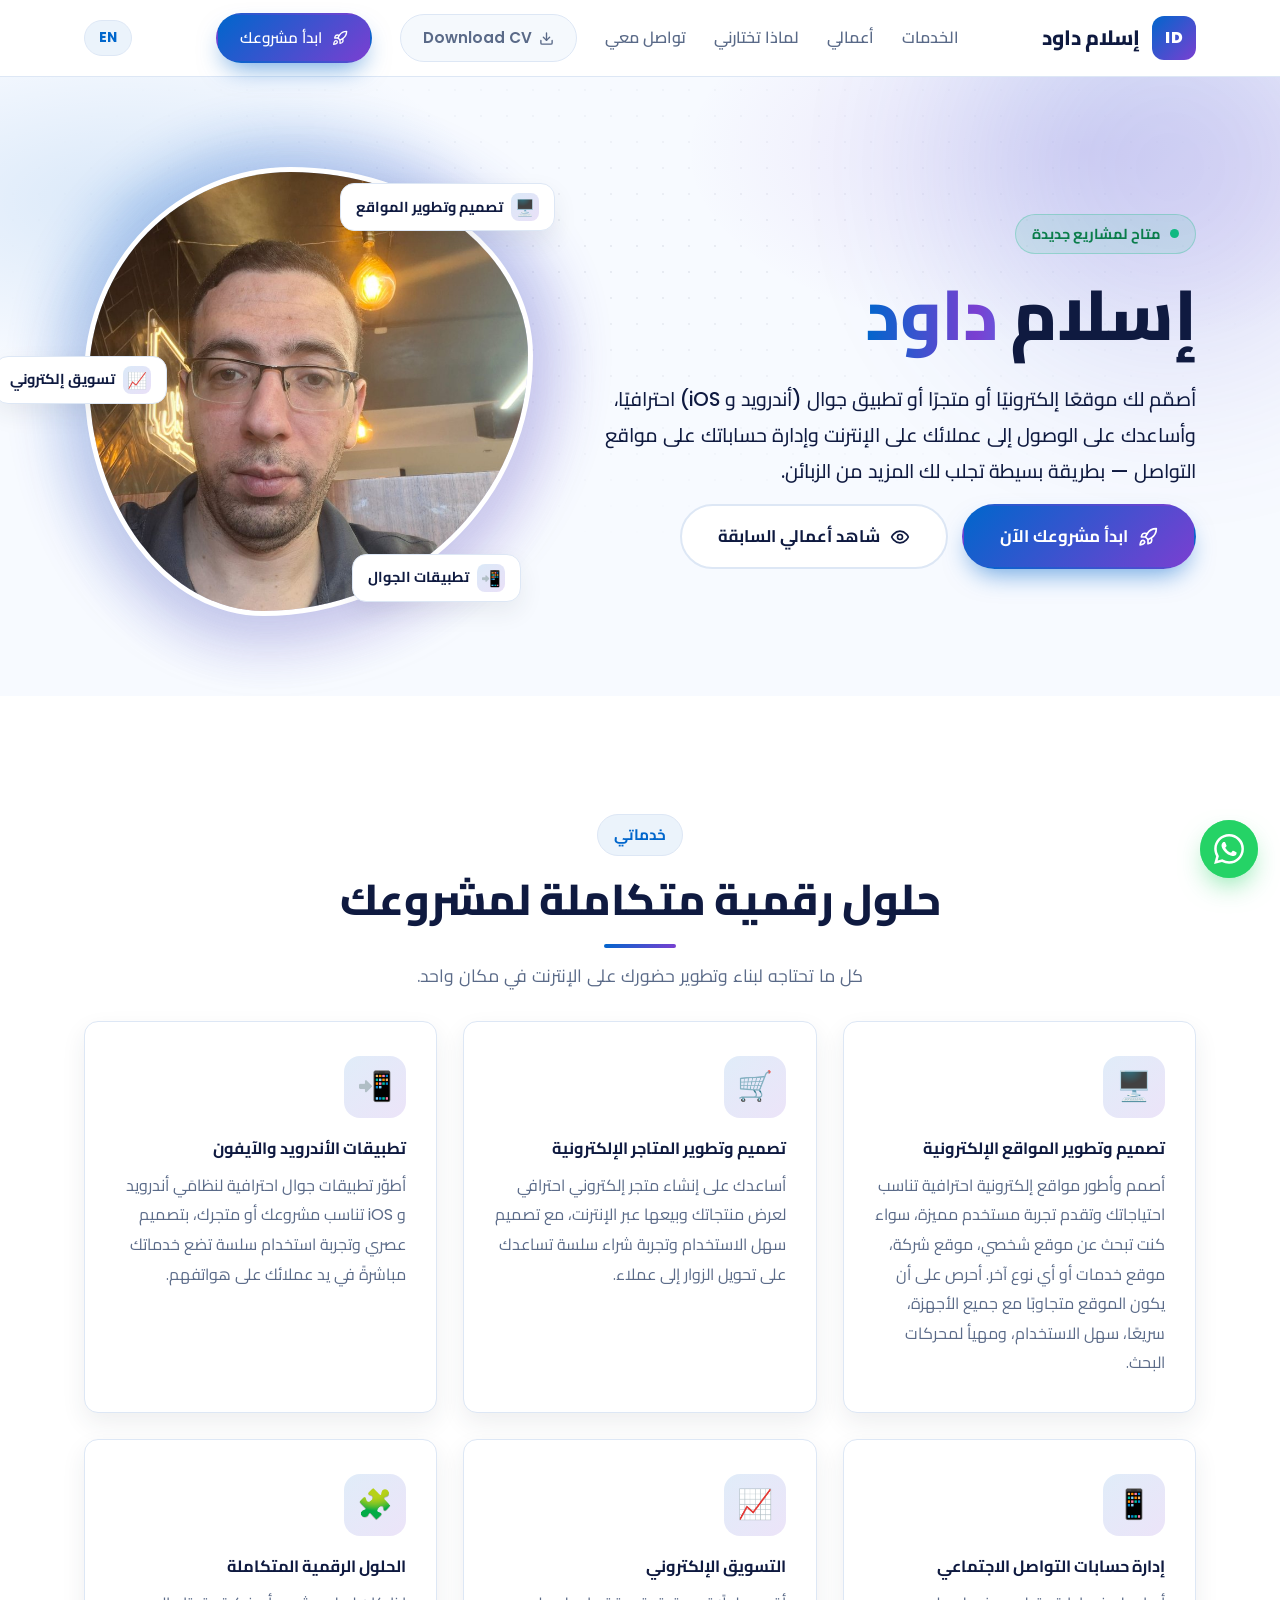
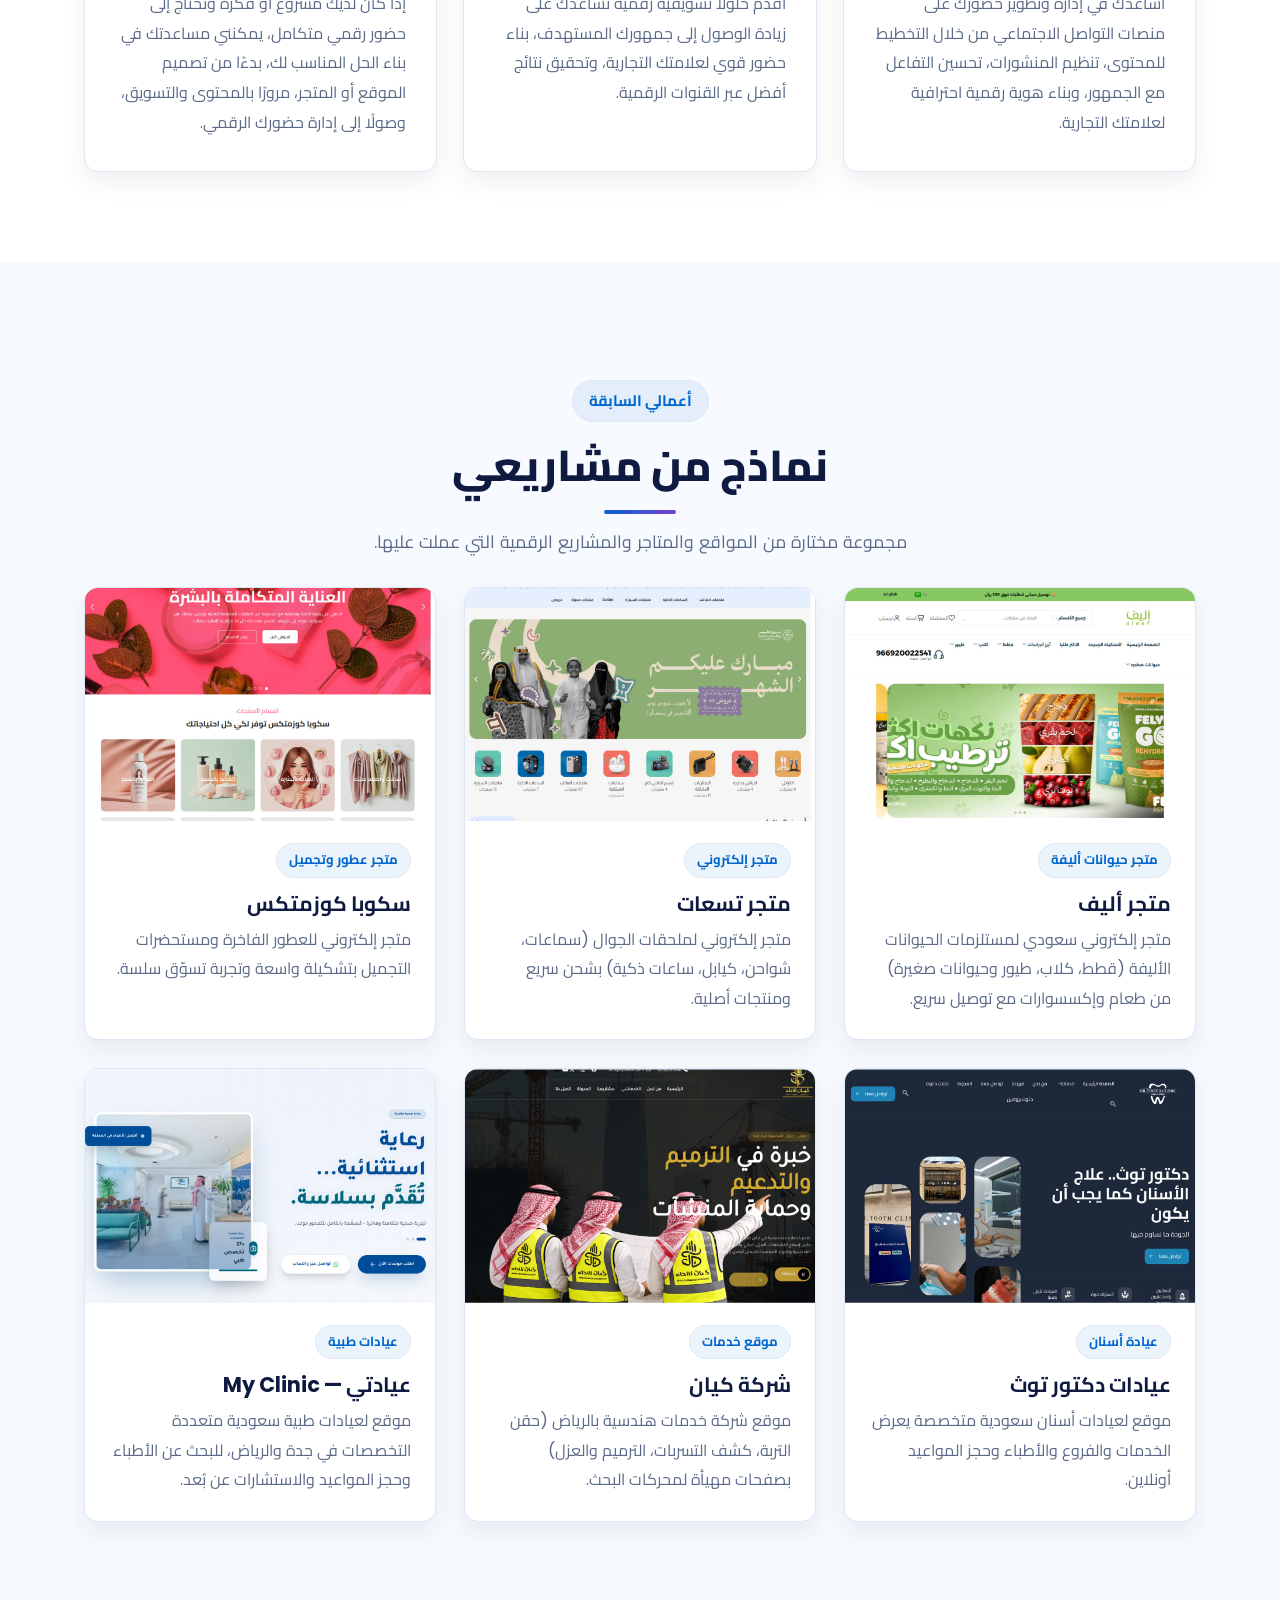
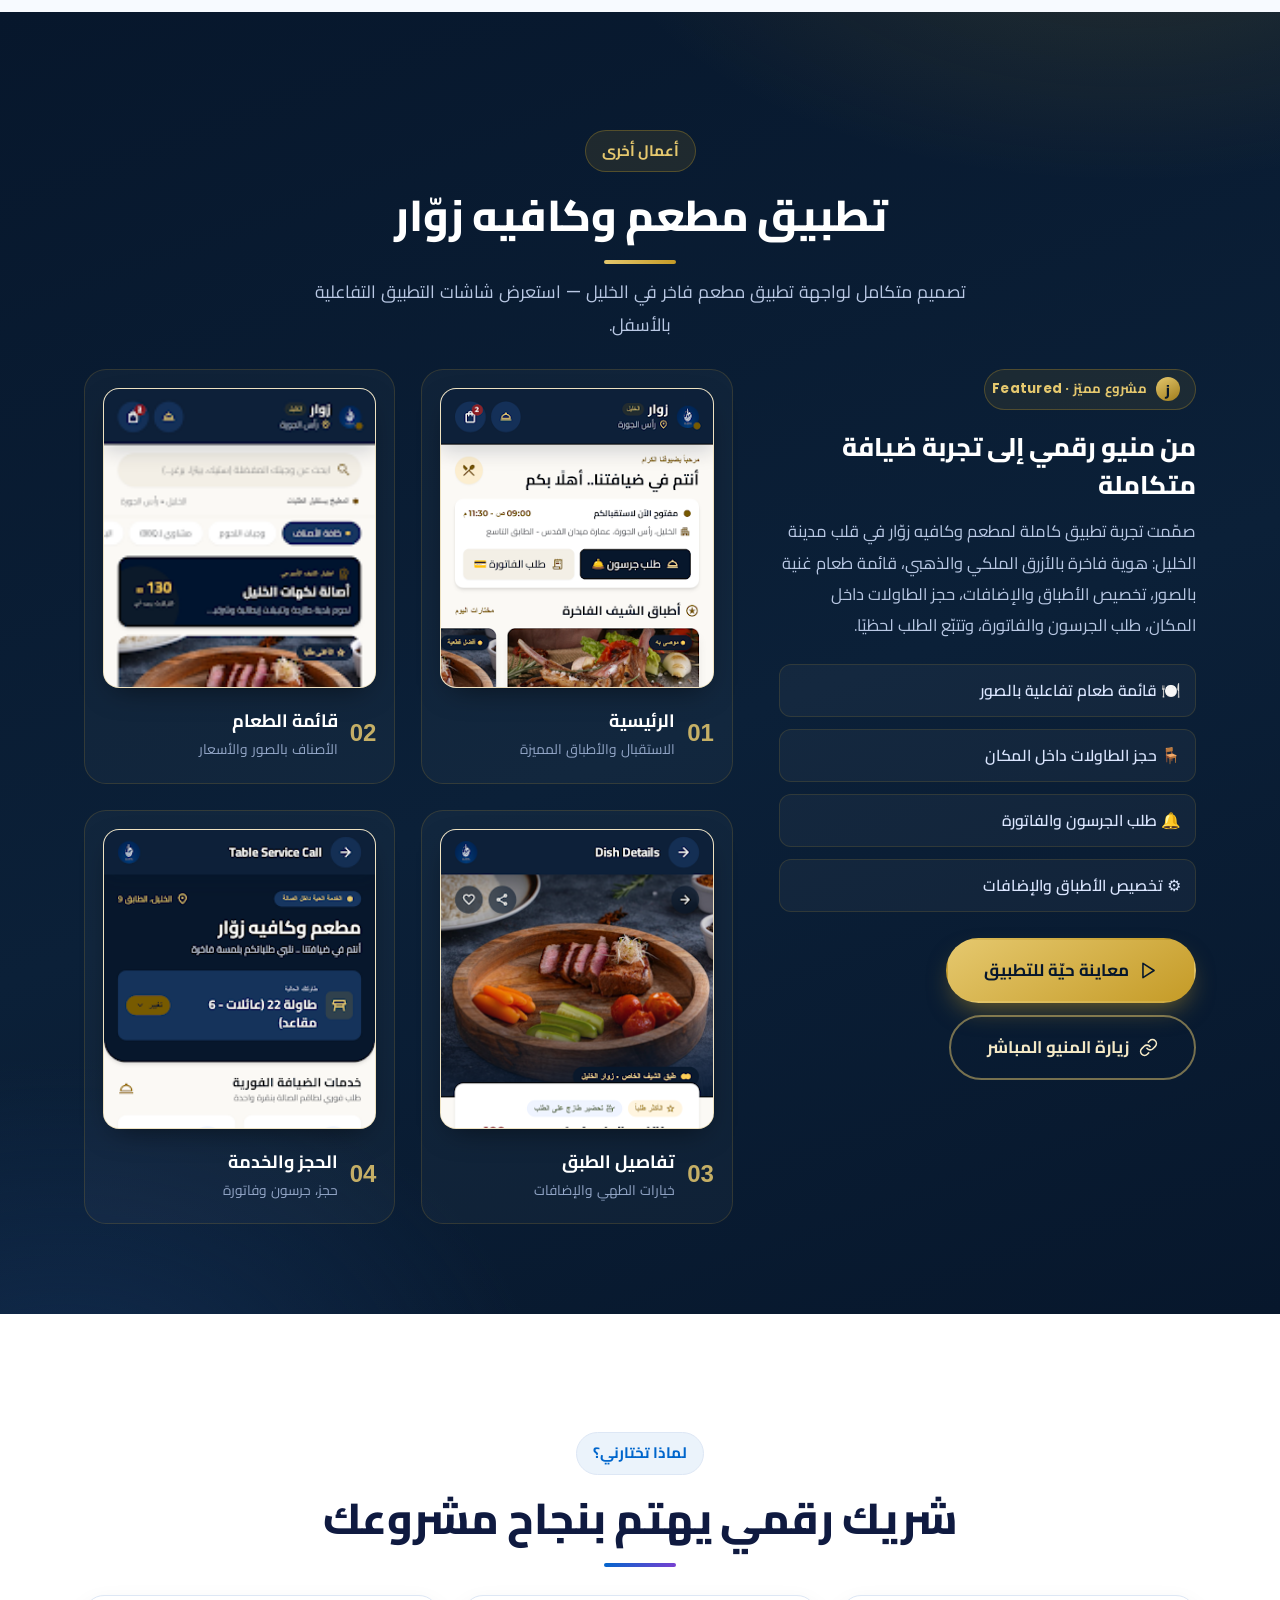
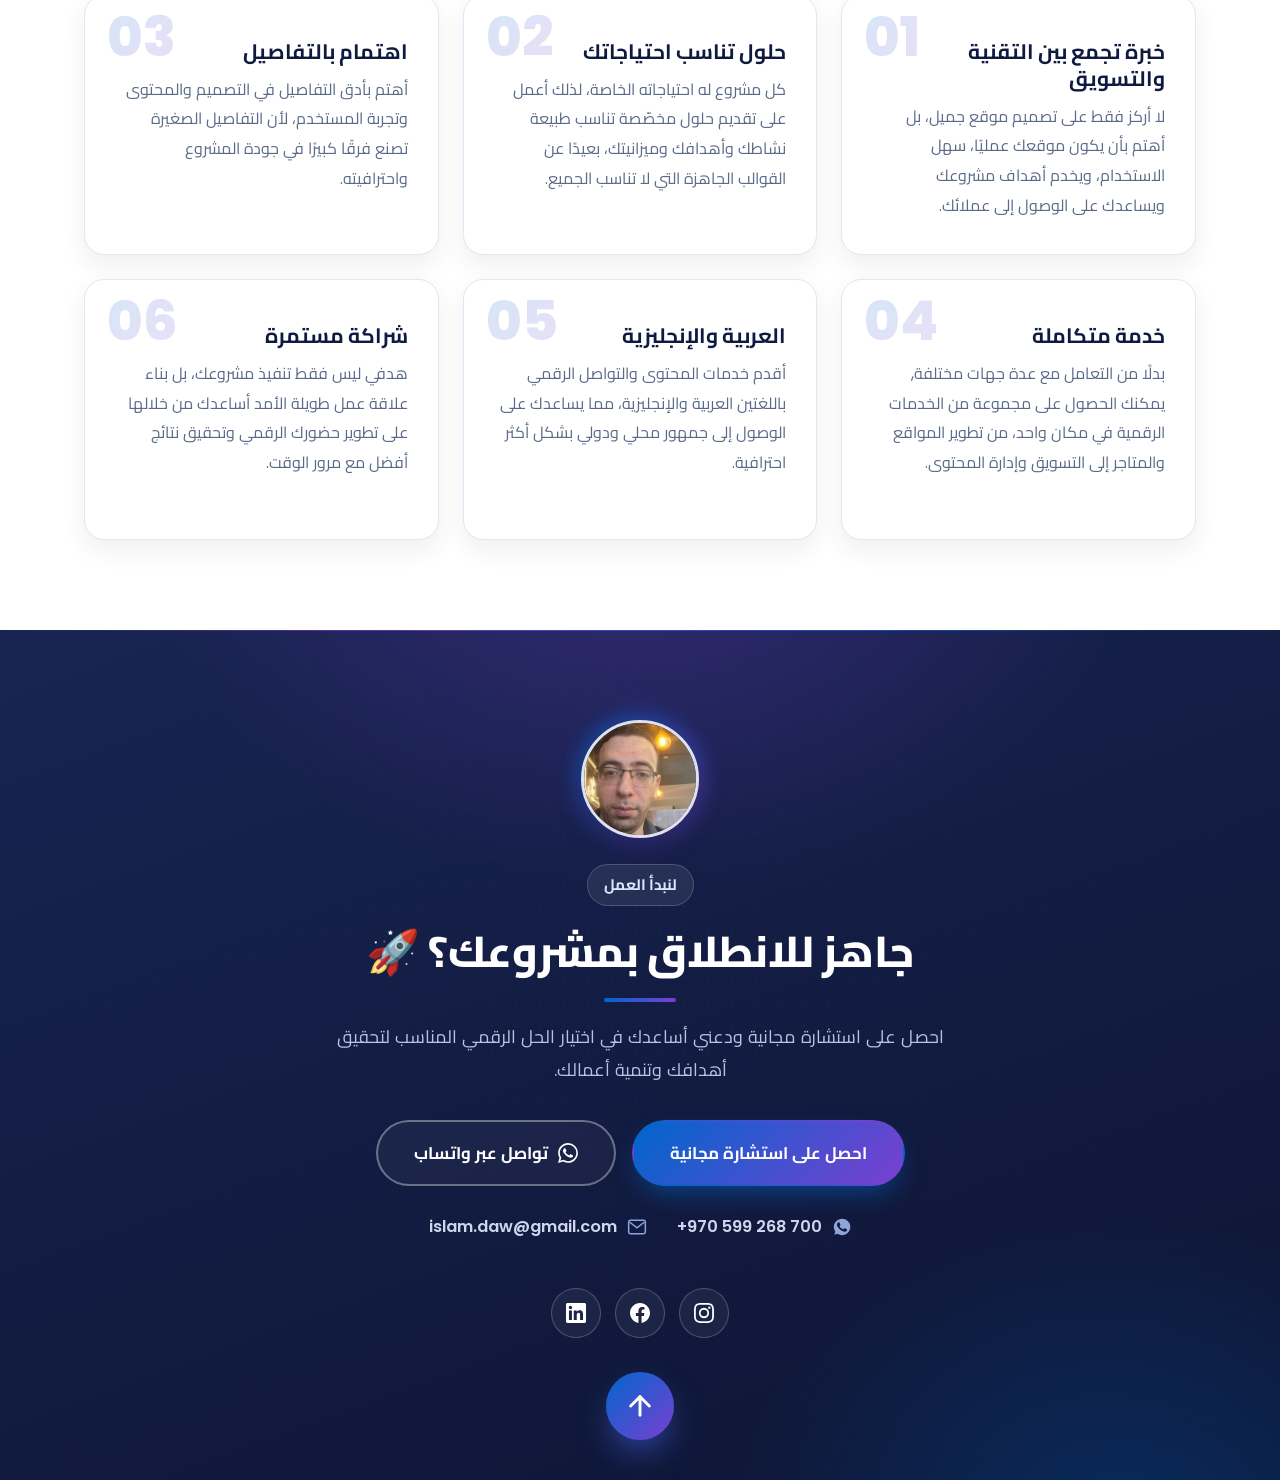
<file: index.html>
<!DOCTYPE html>
<html lang="ar" dir="rtl">
<head>
  <meta charset="UTF-8" />
  <meta name="viewport" content="width=device-width, initial-scale=1.0" />
  <title>إسلام داود | مصمم ومطور مواقع وتطبيقات</title>
  <meta name="description" content="إسلام داود — مصمم ومطور مواقع وتطبيقات جوال. تصميم مواقع ومتاجر إلكترونية، تطبيقات أندرويد و iOS، تسويق رقمي، وإدارة حسابات التواصل الاجتماعي." />
  <meta name="author" content="إسلام داود" />

  <meta name="robots" content="index, follow" />
  <meta name="keywords" content="تصميم مواقع, تطوير مواقع, متجر إلكتروني, تطبيقات جوال, تطبيقات اندرويد, تطبيقات ايفون, iOS, Android, تسويق رقمي, إدارة سوشال ميديا, إسلام داود, مصمم مواقع" />
  <meta name="theme-color" content="#0066cc" />
  <link rel="canonical" href="https://islam-dawod.github.io/ID/" />

  <!-- Open Graph -->
  <meta property="og:type" content="website" />
  <meta property="og:title" content="إسلام داود | مصمم ومطور مواقع والتسويق الرقمي" />
  <meta property="og:description" content="بناء حضور رقمي احترافي: مواقع، متاجر إلكترونية، تطبيقات جوال، تسويق رقمي وإدارة سوشال ميديا." />
  <meta property="og:url" content="https://islam-dawod.github.io/ID/" />
  <meta property="og:image" content="https://islam-dawod.github.io/ID/assets/me/portrait.jpg" />
  <meta property="og:locale" content="ar_AR" />
  <meta property="og:site_name" content="إسلام داود" />

  <!-- Twitter -->
  <meta name="twitter:card" content="summary_large_image" />
  <meta name="twitter:title" content="إسلام داود | مصمم ومطور مواقع" />
  <meta name="twitter:description" content="تصميم وتطوير المواقع والمتاجر الإلكترونية، تطبيقات الجوال، التسويق الرقمي وإدارة السوشال ميديا." />
  <meta name="twitter:image" content="https://islam-dawod.github.io/ID/assets/me/portrait.jpg" />

  <!-- Structured data -->
  <script type="application/ld+json">
  {
    "@context": "https://schema.org",
    "@type": "Person",
    "name": "إسلام داود",
    "alternateName": "Islam Daoud",
    "jobTitle": "مصمم ومطور مواقع",
    "description": "مصمم ومطور مواقع متخصص في تصميم وتطوير المواقع والمتاجر الإلكترونية والتسويق الرقمي وإدارة المحتوى.",
    "url": "https://islam-dawod.github.io/ID/",
    "image": "https://islam-dawod.github.io/ID/assets/me/portrait.jpg",
    "email": "islam.daw@gmail.com",
    "telephone": "+970599268700",
    "sameAs": [
      "https://www.instagram.com/islam.dawod92",
      "https://www.facebook.com/islam.daw.2025",
      "https://www.linkedin.com/in/islam-dawod/"
    ],
    "knowsAbout": ["تصميم المواقع", "تطوير المواقع", "المتاجر الإلكترونية", "تطوير تطبيقات الجوال", "تطبيقات أندرويد", "تطبيقات iOS", "التسويق الرقمي", "إدارة التواصل الاجتماعي"]
  }
  </script>

  <link rel="preconnect" href="https://fonts.googleapis.com" />
  <link rel="preconnect" href="https://fonts.gstatic.com" crossorigin />
  <link href="https://fonts.googleapis.com/css2?family=Cairo:wght@400;500;600;700;800&family=Poppins:wght@400;500;600;700;800&family=Tajawal:wght@400;500;700&display=swap" rel="stylesheet" />
  <link rel="stylesheet" href="styles.css?v=78" />
  <link rel="icon" type="image/svg+xml" href="favicon.svg?v=1" />
  <link rel="icon" type="image/png" sizes="32x32" href="favicon-32x32.png?v=1" />
  <link rel="icon" type="image/png" sizes="16x16" href="favicon-16x16.png?v=1" />
  <link rel="shortcut icon" href="favicon.ico?v=1" />
  <link rel="apple-touch-icon" sizes="180x180" href="apple-touch-icon.png?v=1" />
</head>
<body>
  <!-- Header -->
  <header class="site-header" id="top">
    <div class="container header-inner">
      <a href="#top" class="logo">
        <span class="logo-mark">ID</span>
        <span class="logo-text" data-en="Islam Daoud">إسلام داود</span>
      </a>
      <nav class="nav" id="nav">
        <a href="#services" data-en="Services">الخدمات</a>
        <a href="#portfolio" data-en="Work">أعمالي</a>
        <a href="#why" data-en="Why Me">لماذا تختارني</a>
        <a href="#contact" data-en="Contact">تواصل معي</a>
        <a href="cv.html" class="btn btn-sm btn-ghost nav-cv"><svg viewBox="0 0 24 24" fill="none" stroke="currentColor" stroke-width="2" stroke-linecap="round" stroke-linejoin="round"><path d="M21 15v4a2 2 0 0 1-2 2H5a2 2 0 0 1-2-2v-4"/><polyline points="7 10 12 15 17 10"/><line x1="12" y1="15" x2="12" y2="3"/></svg> Download CV</a>
        <a href="#contact" class="btn btn-sm btn-primary nav-cta" data-en="<svg viewBox='0 0 24 24' fill='none' stroke='currentColor' stroke-width='2' stroke-linecap='round' stroke-linejoin='round'><path d='M4.5 16.5c-1.5 1.26-2 5-2 5s3.74-.5 5-2c.71-.84.7-2.13-.09-2.91a2.18 2.18 0 0 0-2.91-.09z'/><path d='m12 15-3-3a22 22 0 0 1 2-3.95A12.88 12.88 0 0 1 22 2c0 2.72-.78 7.5-6 11a22.35 22.35 0 0 1-4 2z'/><path d='M9 12H4s.55-3.03 2-4c1.62-1.08 5 0 5 0'/><path d='M12 15v5s3.03-.55 4-2c1.08-1.62 0-5 0-5'/></svg> Start Project"><svg viewBox="0 0 24 24" fill="none" stroke="currentColor" stroke-width="2" stroke-linecap="round" stroke-linejoin="round"><path d="M4.5 16.5c-1.5 1.26-2 5-2 5s3.74-.5 5-2c.71-.84.7-2.13-.09-2.91a2.18 2.18 0 0 0-2.91-.09z"/><path d="m12 15-3-3a22 22 0 0 1 2-3.95A12.88 12.88 0 0 1 22 2c0 2.72-.78 7.5-6 11a22.35 22.35 0 0 1-4 2z"/><path d="M9 12H4s.55-3.03 2-4c1.62-1.08 5 0 5 0"/><path d="M12 15v5s3.03-.55 4-2c1.08-1.62 0-5 0-5"/></svg> ابدأ مشروعك</a>
      </nav>
      <div class="header-actions">
        <button class="lang-toggle" id="langToggle" aria-label="تغيير اللغة">EN</button>
        <button class="nav-toggle" id="navToggle" aria-label="القائمة" aria-expanded="false">
          <span></span><span></span><span></span>
        </button>
      </div>
    </div>
  </header>

  <!-- Floating WhatsApp button (fixed, site-wide) -->
  <a class="wa-fab" href="https://wa.me/970599268700" target="_blank" rel="noopener" aria-label="تواصل عبر واتساب" data-en-label="Chat on WhatsApp">
    <svg viewBox="0 0 24 24" fill="currentColor" aria-hidden="true"><path d="M17.472 14.382c-.297-.149-1.758-.867-2.03-.967-.273-.099-.471-.148-.67.15-.197.297-.767.966-.94 1.164-.173.199-.347.223-.644.075-.297-.15-1.255-.463-2.39-1.475-.883-.788-1.48-1.761-1.653-2.059-.173-.297-.018-.458.13-.606.134-.133.298-.347.446-.52.149-.174.198-.298.298-.497.099-.198.05-.371-.025-.52-.075-.149-.669-1.612-.916-2.207-.242-.579-.487-.5-.669-.51-.173-.008-.371-.01-.57-.01-.198 0-.52.074-.792.372-.272.297-1.04 1.016-1.04 2.479 0 1.462 1.065 2.875 1.213 3.074.149.198 2.096 3.2 5.077 4.487.709.306 1.263.489 1.694.625.712.227 1.36.195 1.871.118.571-.085 1.758-.719 2.006-1.413.248-.694.248-1.289.173-1.413-.074-.124-.272-.198-.57-.347m-5.421 7.403h-.004a9.87 9.87 0 01-5.031-1.378l-.361-.214-3.741.982.998-3.648-.235-.374a9.86 9.86 0 01-1.51-5.26c.001-5.45 4.436-9.884 9.888-9.884 2.64 0 5.122 1.03 6.988 2.898a9.825 9.825 0 012.893 6.994c-.003 5.45-4.437 9.884-9.885 9.884m8.413-18.297A11.815 11.815 0 0012.05 0C5.495 0 .16 5.335.157 11.892c0 2.096.547 4.142 1.588 5.945L.057 24l6.305-1.654a11.882 11.882 0 005.683 1.448h.005c6.554 0 11.89-5.335 11.893-11.893a11.821 11.821 0 00-3.48-8.413Z"/></svg>
  </a>

  <!-- Hero -->
  <section class="hero">
    <div class="hero-bg" aria-hidden="true"></div>
    <div class="container hero-inner">
      <div class="hero-text">
        <span class="hero-status" data-en="<span class='dot'></span> Available for new projects"><span class="dot"></span> متاح لمشاريع جديدة</span>
        <h1 class="hero-title" data-en="Islam <span class='grad'>Daoud</span>">إسلام <span class="grad">داود</span></h1>
        <p class="hero-lead" data-en="I build you a professional website, online store, or mobile app for Android &amp; iOS, help you reach your customers online, and manage your social media — simply, in a way that brings you more clients.">
          أصمّم لك موقعًا إلكترونيًا أو متجرًا أو تطبيق جوال (أندرويد و iOS) احترافيًا،
          وأساعدك على الوصول إلى عملائك على الإنترنت وإدارة حساباتك على مواقع التواصل —
          بطريقة بسيطة تجلب لك المزيد من الزبائن.
        </p>
        <div class="hero-actions">
          <a href="#contact" class="btn btn-primary btn-lg" data-en="<svg viewBox='0 0 24 24' fill='none' stroke='currentColor' stroke-width='2' stroke-linecap='round' stroke-linejoin='round'><path d='M4.5 16.5c-1.5 1.26-2 5-2 5s3.74-.5 5-2c.71-.84.7-2.13-.09-2.91a2.18 2.18 0 0 0-2.91-.09z'/><path d='m12 15-3-3a22 22 0 0 1 2-3.95A12.88 12.88 0 0 1 22 2c0 2.72-.78 7.5-6 11a22.35 22.35 0 0 1-4 2z'/><path d='M9 12H4s.55-3.03 2-4c1.62-1.08 5 0 5 0'/><path d='M12 15v5s3.03-.55 4-2c1.08-1.62 0-5 0-5'/></svg> Start Your Project"><svg viewBox="0 0 24 24" fill="none" stroke="currentColor" stroke-width="2" stroke-linecap="round" stroke-linejoin="round"><path d="M4.5 16.5c-1.5 1.26-2 5-2 5s3.74-.5 5-2c.71-.84.7-2.13-.09-2.91a2.18 2.18 0 0 0-2.91-.09z"/><path d="m12 15-3-3a22 22 0 0 1 2-3.95A12.88 12.88 0 0 1 22 2c0 2.72-.78 7.5-6 11a22.35 22.35 0 0 1-4 2z"/><path d="M9 12H4s.55-3.03 2-4c1.62-1.08 5 0 5 0"/><path d="M12 15v5s3.03-.55 4-2c1.08-1.62 0-5 0-5"/></svg> ابدأ مشروعك الآن</a>
          <a href="#portfolio" class="btn btn-ghost btn-lg" data-en="<svg viewBox='0 0 24 24' fill='none' stroke='currentColor' stroke-width='2' stroke-linecap='round' stroke-linejoin='round'><path d='M2 12s3-7 10-7 10 7 10 7-3 7-10 7-10-7-10-7z'/><circle cx='12' cy='12' r='3'/></svg> View My Work"><svg viewBox="0 0 24 24" fill="none" stroke="currentColor" stroke-width="2" stroke-linecap="round" stroke-linejoin="round"><path d="M2 12s3-7 10-7 10 7 10 7-3 7-10 7-10-7-10-7z"/><circle cx="12" cy="12" r="3"/></svg> شاهد أعمالي السابقة</a>
        </div>
      </div>
      <figure class="hero-portrait" onerror="this.style.display='none'">
        <img src="assets/me/portrait.jpg" alt="إسلام داود" loading="eager"
             onerror="this.closest('.hero-portrait').style.display='none'" />
        <span class="float-chip chip-1" data-en="<span class='ci'>🖥️</span> Web Development"><span class="ci">🖥️</span> تصميم وتطوير المواقع</span>
        <span class="float-chip chip-2" data-en="<span class='ci'>📈</span> Digital Marketing"><span class="ci">📈</span> تسويق إلكتروني</span>
        <span class="float-chip chip-3" data-en="<span class='ci'>📲</span> Mobile Apps"><span class="ci">📲</span> تطبيقات الجوال</span>
      </figure>
    </div>
  </section>

  <!-- Services -->
  <section class="section" id="services">
    <div class="container">
      <div class="section-head">
        <span class="kicker" data-en="Services">خدماتي</span>
        <h2 data-en="Complete digital solutions for your project">حلول رقمية متكاملة لمشروعك</h2>
        <p data-en="Everything you need to build and grow your online presence, in one place.">كل ما تحتاجه لبناء وتطوير حضورك على الإنترنت في مكان واحد.</p>
      </div>

      <div class="cards">
        <article class="card">
          <div class="card-icon">🖥️</div>
          <h3 data-en="Website Design &amp; Development">تصميم وتطوير المواقع الإلكترونية</h3>
          <p data-en="I design and develop professional, responsive websites with a great user experience — personal, business, or services sites — fast, easy to use, and SEO-ready.">
            أصمم وأطور مواقع إلكترونية احترافية تناسب احتياجاتك وتقدم تجربة مستخدم مميزة،
            سواء كنت تبحث عن موقع شخصي، موقع شركة، موقع خدمات أو أي نوع آخر.
            أحرص على أن يكون الموقع متجاوبًا مع جميع الأجهزة، سريعًا، سهل الاستخدام، ومهيأ لمحركات البحث.
          </p>
        </article>

        <article class="card">
          <div class="card-icon">🛒</div>
          <h3 data-en="E-commerce Development">تصميم وتطوير المتاجر الإلكترونية</h3>
          <p data-en="I help you build a professional online store to showcase and sell your products, with an easy design and a smooth buying experience that turns visitors into customers.">
            أساعدك على إنشاء متجر إلكتروني احترافي لعرض منتجاتك وبيعها عبر الإنترنت،
            مع تصميم سهل الاستخدام وتجربة شراء سلسة تساعدك على تحويل الزوار إلى عملاء.
          </p>
        </article>

        <article class="card">
          <div class="card-icon">📲</div>
          <h3 data-en="Android &amp; iOS App Development">تطبيقات الأندرويد والآيفون</h3>
          <p data-en="I develop professional mobile apps for Android and iOS tailored to your business or store — with a modern design and a smooth experience that puts your services right in your customers' hands.">
            أطوّر تطبيقات جوال احترافية لنظامَي أندرويد و iOS تناسب مشروعك أو متجرك، بتصميم
            عصري وتجربة استخدام سلسة تضع خدماتك مباشرةً في يد عملائك على هواتفهم.
          </p>
        </article>

        <article class="card">
          <div class="card-icon">📱</div>
          <h3 data-en="Social Media Management">إدارة حسابات التواصل الاجتماعي</h3>
          <p data-en="I manage and grow your social media presence through content planning, scheduling, boosting engagement, and building a professional brand identity.">
            أساعدك في إدارة وتطوير حضورك على منصات التواصل الاجتماعي من خلال التخطيط للمحتوى،
            تنظيم المنشورات، تحسين التفاعل مع الجمهور، وبناء هوية رقمية احترافية لعلامتك التجارية.
          </p>
        </article>

        <article class="card">
          <div class="card-icon">📈</div>
          <h3 data-en="Digital Marketing">التسويق الإلكتروني</h3>
          <p data-en="I provide digital marketing solutions that expand your reach to your target audience, build a strong brand presence, and achieve better results across digital channels.">
            أقدم حلولًا تسويقية رقمية تساعدك على زيادة الوصول إلى جمهورك المستهدف،
            بناء حضور قوي لعلامتك التجارية، وتحقيق نتائج أفضل عبر القنوات الرقمية.
          </p>
        </article>

        <article class="card">
          <div class="card-icon">🧩</div>
          <h3 data-en="Integrated Digital Solutions">الحلول الرقمية المتكاملة</h3>
          <p data-en="If you have a project or idea and need a complete digital presence, I can help you build the right solution — from website or store design, through content and marketing, to managing your digital presence.">
            إذا كان لديك مشروع أو فكرة وتحتاج إلى حضور رقمي متكامل، يمكنني مساعدتك في بناء الحل
            المناسب لك، بدءًا من تصميم الموقع أو المتجر، مرورًا بالمحتوى والتسويق، وصولًا إلى إدارة حضورك الرقمي.
          </p>
        </article>
      </div>
    </div>
  </section>

  <!-- Portfolio / Previous work -->
  <section class="section section-alt" id="portfolio">
    <div class="container">
      <div class="section-head">
        <span class="kicker" data-en="My Work">أعمالي السابقة</span>
        <h2 data-en="Selected projects">نماذج من مشاريعي</h2>
        <p data-en="A selection of websites, stores, and digital projects I have worked on.">مجموعة مختارة من المواقع والمتاجر والمشاريع الرقمية التي عملت عليها.</p>
      </div>

      <div class="portfolio-grid">
        <a class="work" href="https://aleef.com/" target="_blank" rel="noopener">
          <div class="work-thumb">
            <img src="assets/portfolio/aleef.jpg" alt="متجر أليف لمستلزمات الحيوانات الأليفة" loading="lazy" />
          </div>
          <div class="work-body">
            <span class="work-tag" data-en="Pet Store">متجر حيوانات أليفة</span>
            <h3 data-en="Aleef Store">متجر أليف</h3>
            <p data-en="A Saudi online pet store for cats, dogs, birds, and small animals — food, accessories, and supplies with fast delivery.">متجر إلكتروني سعودي لمستلزمات الحيوانات الأليفة (قطط، كلاب، طيور وحيوانات صغيرة) من طعام وإكسسوارات مع توصيل سريع.</p>
          </div>
        </a>

        <a class="work" href="https://www.tesaat.com/" target="_blank" rel="noopener">
          <div class="work-thumb">
            <img src="assets/portfolio/tesaat.jpg" alt="متجر تسعات لملحقات الجوال" loading="lazy" />
          </div>
          <div class="work-body">
            <span class="work-tag" data-en="E-commerce">متجر إلكتروني</span>
            <h3 data-en="Tesaat Store">متجر تسعات</h3>
            <p data-en="An online store for mobile accessories — headphones, chargers, cables, and smartwatches — with fast shipping.">متجر إلكتروني لملحقات الجوال (سماعات، شواحن، كيابل، ساعات ذكية) بشحن سريع ومنتجات أصلية.</p>
          </div>
        </a>

        <a class="work" href="https://www.scuba-cosmatics.com/" target="_blank" rel="noopener">
          <div class="work-thumb">
            <img src="assets/portfolio/scuba.jpg" alt="متجر سكوبا كوزمتكس للعطور ومستحضرات التجميل" loading="lazy" />
          </div>
          <div class="work-body">
            <span class="work-tag" data-en="Beauty &amp; Perfume">متجر عطور وتجميل</span>
            <h3 data-en="Scuba Cosmetics">سكوبا كوزمتكس</h3>
            <p data-en="An online store for luxury perfumes and cosmetics with a wide range of premium products and a smooth shopping experience.">متجر إلكتروني للعطور الفاخرة ومستحضرات التجميل بتشكيلة واسعة وتجربة تسوّق سلسة.</p>
          </div>
        </a>

        <a class="work" href="https://drtoothclinics.com/" target="_blank" rel="noopener">
          <div class="work-thumb">
            <img src="assets/portfolio/drtooth.jpg" alt="موقع عيادات دكتور توث للأسنان" loading="lazy" />
          </div>
          <div class="work-body">
            <span class="work-tag" data-en="Dental Clinic">عيادة أسنان</span>
            <h3 data-en="Dr Tooth Clinics">عيادات دكتور توث</h3>
            <p data-en="A website for a Saudi dental clinics group showcasing its services, branches, specialists, and online appointment booking.">موقع لعيادات أسنان سعودية متخصصة يعرض الخدمات والفروع والأطباء وحجز المواعيد أونلاين.</p>
          </div>
        </a>

        <a class="work" href="https://kyanksa.com/" target="_blank" rel="noopener">
          <div class="work-thumb">
            <img src="assets/portfolio/kyan.jpg" alt="موقع شركة كيان للخدمات الهندسية" loading="lazy" />
          </div>
          <div class="work-body">
            <span class="work-tag" data-en="Services Website">موقع خدمات</span>
            <h3 data-en="Kyan Company">شركة كيان</h3>
            <p data-en="A services company website (soil injection, leak detection, renovation, and insulation) in Riyadh, with SEO-focused pages.">موقع شركة خدمات هندسية بالرياض (حقن التربة، كشف التسربات، الترميم والعزل) بصفحات مهيأة لمحركات البحث.</p>
          </div>
        </a>

        <a class="work" href="https://myclinic.com.sa/" target="_blank" rel="noopener">
          <div class="work-thumb">
            <img src="assets/portfolio/myclinic.jpg" alt="موقع عيادتي My Clinic الطبي" loading="lazy" />
          </div>
          <div class="work-body">
            <span class="work-tag" data-en="Medical Clinics">عيادات طبية</span>
            <h3 data-en="My Clinic">عيادتي — My Clinic</h3>
            <p data-en="A Saudi multi-specialty medical clinics website (Jeddah &amp; Riyadh) for finding doctors, booking appointments, and telemedicine.">موقع لعيادات طبية سعودية متعددة التخصصات في جدة والرياض، للبحث عن الأطباء وحجز المواعيد والاستشارات عن بُعد.</p>
          </div>
        </a>
      </div>

    </div>
  </section>

  <!-- Other work: Zuwar Restaurant App (dedicated showcase) -->
  <section class="section zuwar" id="zuwar">
    <div class="zuwar-bg" aria-hidden="true"></div>
    <div class="container">
      <div class="section-head zuwar-head">
        <span class="kicker" data-en="Other Work">أعمال أخرى</span>
        <h2 data-en="Zuwar Restaurant &amp; Café App">تطبيق مطعم وكافيه زوّار</h2>
        <p data-en="A full UI/UX concept for a modern Palestinian fine-dining app in Hebron — browse the interactive screens below.">تصميم متكامل لواجهة تطبيق مطعم فاخر في الخليل — استعرض شاشات التطبيق التفاعلية بالأسفل.</p>
      </div>

      <div class="zuwar-showcase">
        <div class="zuwar-intro">
          <span class="zuwar-badge"><span class="zb-mark">ز</span> مشروع مميّز · Featured</span>
          <h3 data-en="From a digital menu to a complete dining experience">من منيو رقمي إلى تجربة ضيافة متكاملة</h3>
          <p data-en="A complete app design for Zuwar Restaurant &amp; Café in the heart of Hebron: a luxurious navy-and-gold identity, a photo-rich menu, dish customization, in-place table booking, waiter and bill requests, and live order tracking.">
            صمّمت تجربة تطبيق كاملة لمطعم وكافيه زوّار في قلب مدينة الخليل: هوية فاخرة بالأزرق الملكي والذهبي،
            قائمة طعام غنية بالصور، تخصيص الأطباق والإضافات، حجز الطاولات داخل المكان، طلب الجرسون والفاتورة،
            وتتبّع الطلب لحظيًا.
          </p>
          <ul class="zuwar-feats">
            <li data-en="🍽️ Photo-rich interactive menu">🍽️ قائمة طعام تفاعلية بالصور</li>
            <li data-en="🪑 In-place table reservation">🪑 حجز الطاولات داخل المكان</li>
            <li data-en="🔔 Waiter &amp; bill requests">🔔 طلب الجرسون والفاتورة</li>
            <li data-en="⚙️ Dish customization &amp; add-ons">⚙️ تخصيص الأطباق والإضافات</li>
          </ul>
          <div class="zuwar-actions">
            <a class="btn btn-gold btn-lg" href="zuwar/app.html?screen=home" target="_blank" rel="noopener" data-en="Open live preview">
              <svg viewBox="0 0 24 24" fill="none" stroke="currentColor" stroke-width="2" stroke-linecap="round" stroke-linejoin="round"><path d="M5 3l14 9-14 9V3z"/></svg>
              معاينة حيّة للتطبيق
            </a>
            <a class="btn btn-outline-gold btn-lg" href="https://zuwar.ps/menu" target="_blank" rel="noopener" data-en="Visit the live menu">
              <svg viewBox="0 0 24 24" fill="none" stroke="currentColor" stroke-width="2" stroke-linecap="round" stroke-linejoin="round"><path d="M10 13a5 5 0 0 0 7.54.54l3-3a5 5 0 0 0-7.07-7.07l-1.72 1.71"/><path d="M14 11a5 5 0 0 0-7.54-.54l-3 3a5 5 0 0 0 7.07 7.07l1.71-1.71"/></svg>
              زيارة المنيو المباشر
            </a>
          </div>
        </div>

        <div class="zuwar-gallery">
          <a class="zscreen" href="zuwar/app.html?screen=home" target="_blank" rel="noopener">
            <div class="zscreen-phone">
              <img src="zuwar/screens/home.png" alt="الشاشة الرئيسية لتطبيق مطعم زوّار" loading="lazy" />
            </div>
            <div class="zscreen-cap"><span class="zscreen-num">01</span><b data-en="Home">الرئيسية</b><em data-en="Welcome &amp; chef specials">الاستقبال والأطباق المميزة</em></div>
            <span class="zscreen-play"><svg viewBox="0 0 24 24" fill="none" stroke="currentColor" stroke-width="2" stroke-linecap="round" stroke-linejoin="round"><path d="M5 3l14 9-14 9V3z"/></svg></span>
          </a>

          <a class="zscreen" href="zuwar/app.html?screen=menu" target="_blank" rel="noopener">
            <div class="zscreen-phone">
              <img src="zuwar/screens/menu.png" alt="شاشة قائمة الطعام في تطبيق مطعم زوّار" loading="lazy" />
            </div>
            <div class="zscreen-cap"><span class="zscreen-num">02</span><b data-en="Menu">قائمة الطعام</b><em data-en="Dishes with photos &amp; prices">الأصناف بالصور والأسعار</em></div>
            <span class="zscreen-play"><svg viewBox="0 0 24 24" fill="none" stroke="currentColor" stroke-width="2" stroke-linecap="round" stroke-linejoin="round"><path d="M5 3l14 9-14 9V3z"/></svg></span>
          </a>

          <a class="zscreen" href="zuwar/app.html?screen=dish" target="_blank" rel="noopener">
            <div class="zscreen-phone">
              <img src="zuwar/screens/dish.png" alt="شاشة تفاصيل الطبق في تطبيق مطعم زوّار" loading="lazy" />
            </div>
            <div class="zscreen-cap"><span class="zscreen-num">03</span><b data-en="Dish Details">تفاصيل الطبق</b><em data-en="Cooking options &amp; add-ons">خيارات الطهي والإضافات</em></div>
            <span class="zscreen-play"><svg viewBox="0 0 24 24" fill="none" stroke="currentColor" stroke-width="2" stroke-linecap="round" stroke-linejoin="round"><path d="M5 3l14 9-14 9V3z"/></svg></span>
          </a>

          <a class="zscreen" href="zuwar/app.html?screen=reservation" target="_blank" rel="noopener">
            <div class="zscreen-phone">
              <img src="zuwar/screens/reservation.png" alt="شاشة حجز الطاولة وطلب الخدمة في تطبيق مطعم زوّار" loading="lazy" />
            </div>
            <div class="zscreen-cap"><span class="zscreen-num">04</span><b data-en="Booking &amp; Service">الحجز والخدمة</b><em data-en="Table booking, waiter &amp; bill">حجز، جرسون وفاتورة</em></div>
            <span class="zscreen-play"><svg viewBox="0 0 24 24" fill="none" stroke="currentColor" stroke-width="2" stroke-linecap="round" stroke-linejoin="round"><path d="M5 3l14 9-14 9V3z"/></svg></span>
          </a>
        </div>
      </div>
    </div>
  </section>

  <!-- Why choose me -->
  <section class="section" id="why">
    <div class="container">
      <div class="section-head">
        <span class="kicker" data-en="Why Choose Me?">لماذا تختارني؟</span>
        <h2 data-en="A digital partner invested in your success">شريك رقمي يهتم بنجاح مشروعك</h2>
      </div>

      <div class="features">
        <div class="feature">
          <span class="feature-num">01</span>
          <h3 data-en="Technical &amp; marketing expertise">خبرة تجمع بين التقنية والتسويق</h3>
          <p data-en="I don't just focus on a beautiful design — I make sure your site is practical, easy to use, serves your goals, and helps you reach your customers.">
            لا أركز فقط على تصميم موقع جميل، بل أهتم بأن يكون موقعك عمليًا، سهل الاستخدام،
            ويخدم أهداف مشروعك ويساعدك على الوصول إلى عملائك.
          </p>
        </div>
        <div class="feature">
          <span class="feature-num">02</span>
          <h3 data-en="Tailored to your needs">حلول تناسب احتياجاتك</h3>
          <p data-en="Every project has its own needs, so I provide custom solutions that fit your business, goals, and budget — never one-size-fits-all templates.">
            كل مشروع له احتياجاته الخاصة، لذلك أعمل على تقديم حلول مخصّصة تناسب طبيعة نشاطك
            وأهدافك وميزانيتك، بعيدًا عن القوالب الجاهزة التي لا تناسب الجميع.
          </p>
        </div>
        <div class="feature">
          <span class="feature-num">03</span>
          <h3 data-en="Attention to detail">اهتمام بالتفاصيل</h3>
          <p data-en="I care about the finest details in design, content, and user experience, because small details make a big difference in quality and professionalism.">
            أهتم بأدق التفاصيل في التصميم والمحتوى وتجربة المستخدم، لأن التفاصيل الصغيرة تصنع
            فرقًا كبيرًا في جودة المشروع واحترافيته.
          </p>
        </div>
        <div class="feature">
          <span class="feature-num">04</span>
          <h3 data-en="All-in-one service">خدمة متكاملة</h3>
          <p data-en="Instead of dealing with several parties, you get a range of digital services in one place — from web and store development to marketing and content.">
            بدلًا من التعامل مع عدة جهات مختلفة, يمكنك الحصول على مجموعة من الخدمات الرقمية في
            مكان واحد، من تطوير المواقع والمتاجر إلى التسويق وإدارة المحتوى.
          </p>
        </div>
        <div class="feature">
          <span class="feature-num">05</span>
          <h3 data-en="Arabic &amp; English">العربية والإنجليزية</h3>
          <p data-en="I offer content and digital communication in both Arabic and English, helping you reach a local and international audience more professionally.">
            أقدم خدمات المحتوى والتواصل الرقمي باللغتين العربية والإنجليزية، مما يساعدك على
            الوصول إلى جمهور محلي ودولي بشكل أكثر احترافية.
          </p>
        </div>
        <div class="feature">
          <span class="feature-num">06</span>
          <h3 data-en="Ongoing partnership">شراكة مستمرة</h3>
          <p data-en="My goal isn't only to deliver your project, but to build a long-term relationship that helps you grow your digital presence over time.">
            هدفي ليس فقط تنفيذ مشروعك، بل بناء علاقة عمل طويلة الأمد أساعدك من خلالها على تطوير
            حضورك الرقمي وتحقيق نتائج أفضل مع مرور الوقت.
          </p>
        </div>
      </div>
    </div>
  </section>

  <!-- Contact / CTA -->
  <section class="section contact" id="contact">
    <div class="container">
      <div class="contact-inner">
        <figure class="contact-avatar" onerror="this.style.display='none'">
          <img src="assets/me/avatar.jpg" alt="إسلام داود" loading="lazy"
               onerror="this.closest('.contact-avatar').style.display='none'" />
        </figure>
        <span class="kicker" data-en="Let's get started">لنبدأ العمل</span>
        <h2 data-en="Ready to launch your project?">جاهز للانطلاق بمشروعك؟ 🚀</h2>
        <p class="contact-lead" data-en="Get a free consultation and let me help you choose the right digital solution to reach your goals and grow your business.">
          احصل على استشارة مجانية ودعني أساعدك في اختيار الحل الرقمي المناسب
          لتحقيق أهدافك وتنمية أعمالك.
        </p>

        <div class="contact-actions">
          <button type="button" class="btn btn-primary btn-lg" id="openConsult" data-en="Get a free consultation">احصل على استشارة مجانية</button>
          <a class="btn btn-ghost btn-lg" href="https://wa.me/970599268700" target="_blank" rel="noopener">
            <svg viewBox="0 0 24 24" aria-hidden="true" fill="currentColor"><path d="M17.472 14.382c-.297-.149-1.758-.867-2.03-.967-.273-.099-.471-.148-.67.15-.197.297-.767.966-.94 1.164-.173.199-.347.223-.644.075-.297-.15-1.255-.463-2.39-1.475-.883-.788-1.48-1.761-1.653-2.059-.173-.297-.018-.458.13-.606.134-.133.298-.347.446-.52.149-.174.198-.298.298-.497.099-.198.05-.371-.025-.52-.075-.149-.669-1.612-.916-2.207-.242-.579-.487-.5-.669-.51-.173-.008-.371-.01-.57-.01-.198 0-.52.074-.792.372-.272.297-1.04 1.016-1.04 2.479 0 1.462 1.065 2.875 1.213 3.074.149.198 2.096 3.2 5.077 4.487.709.306 1.263.489 1.694.625.712.227 1.36.195 1.871.118.571-.085 1.758-.719 2.006-1.413.248-.694.248-1.289.173-1.413-.074-.124-.272-.198-.57-.347m-5.421 7.403h-.004a9.87 9.87 0 01-5.031-1.378l-.361-.214-3.741.982.998-3.648-.235-.374a9.86 9.86 0 01-1.51-5.26c.001-5.45 4.436-9.884 9.888-9.884 2.64 0 5.122 1.03 6.988 2.898a9.825 9.825 0 012.893 6.994c-.003 5.45-4.437 9.884-9.885 9.884m8.413-18.297A11.815 11.815 0 0012.05 0C5.495 0 .16 5.335.157 11.892c0 2.096.547 4.142 1.588 5.945L.057 24l6.305-1.654a11.882 11.882 0 005.683 1.448h.005c6.554 0 11.89-5.335 11.893-11.893a11.821 11.821 0 00-3.48-8.413Z"/></svg>
            <span data-en="Chat on WhatsApp">تواصل عبر واتساب</span>
          </a>
        </div>

        <div class="contact-details">
          <a class="cd-item" href="https://wa.me/970599268700" target="_blank" rel="noopener">
            <svg viewBox="0 0 24 24" fill="currentColor" aria-hidden="true"><path d="M17.472 14.382c-.297-.149-1.758-.867-2.03-.967-.273-.099-.471-.148-.67.15-.197.297-.767.966-.94 1.164-.173.199-.347.223-.644.075-.297-.15-1.255-.463-2.39-1.475-.883-.788-1.48-1.761-1.653-2.059-.173-.297-.018-.458.13-.606.134-.133.298-.347.446-.52.149-.174.198-.298.298-.497.099-.198.05-.371-.025-.52-.075-.149-.669-1.612-.916-2.207-.242-.579-.487-.5-.669-.51-.173-.008-.371-.01-.57-.01-.198 0-.52.074-.792.372-.272.297-1.04 1.016-1.04 2.479 0 1.462 1.065 2.875 1.213 3.074.149.198 2.096 3.2 5.077 4.487.709.306 1.263.489 1.694.625.712.227 1.36.195 1.871.118.571-.085 1.758-.719 2.006-1.413.248-.694.248-1.289.173-1.413-.074-.124-.272-.198-.57-.347M12.05 21.785h-.004a9.87 9.87 0 01-5.031-1.378l-.361-.214-3.741.982.998-3.648-.235-.374a9.86 9.86 0 01-1.51-5.26c.001-5.45 4.436-9.884 9.888-9.884 2.64 0 5.122 1.03 6.988 2.898a9.825 9.825 0 012.893 6.994c-.003 5.45-4.437 9.884-9.885 9.884"/></svg>
            <span dir="ltr">+970 599 268 700</span>
          </a>
          <a class="cd-item" href="mailto:islam.daw@gmail.com">
            <svg viewBox="0 0 24 24" fill="none" stroke="currentColor" stroke-width="1.8" aria-hidden="true"><rect x="2" y="4" width="20" height="16" rx="2"/><path d="m3 6 9 7 9-7"/></svg>
            <span dir="ltr">islam.daw@gmail.com</span>
          </a>
        </div>

        <ul class="social" aria-label="حسابات التواصل الاجتماعي">
          <li><a href="https://www.instagram.com/islam.dawod92" aria-label="إنستغرام" data-en-label="Instagram" target="_blank" rel="noopener">
            <svg viewBox="0 0 24 24" fill="currentColor"><path d="M12 2.163c3.204 0 3.584.012 4.85.07 3.252.148 4.771 1.691 4.919 4.919.058 1.265.069 1.645.069 4.849 0 3.205-.012 3.584-.069 4.849-.149 3.225-1.664 4.771-4.919 4.919-1.266.058-1.644.07-4.85.07-3.204 0-3.584-.012-4.849-.07-3.26-.149-4.771-1.699-4.919-4.92-.058-1.265-.07-1.644-.07-4.849 0-3.204.013-3.583.07-4.849.149-3.227 1.664-4.771 4.919-4.919 1.266-.057 1.645-.069 4.849-.069M12 0C8.741 0 8.333.014 7.053.072 2.695.272.273 2.69.073 7.052.014 8.333 0 8.741 0 12c0 3.259.014 3.668.072 4.948.2 4.358 2.618 6.78 6.98 6.98C8.333 23.986 8.741 24 12 24c3.259 0 3.668-.014 4.948-.072 4.354-.2 6.782-2.618 6.979-6.98.059-1.28.073-1.689.073-4.948 0-3.259-.014-3.667-.072-4.947-.196-4.354-2.617-6.78-6.979-6.98C15.668.014 15.259 0 12 0m0 5.838a6.162 6.162 0 100 12.324 6.162 6.162 0 000-12.324M12 16a4 4 0 110-8 4 4 0 010 8m6.406-11.845a1.44 1.44 0 100 2.881 1.44 1.44 0 000-2.881"/></svg>
          </a></li>
          <li><a href="https://www.facebook.com/islam.daw.2025" aria-label="فيسبوك" data-en-label="Facebook" target="_blank" rel="noopener">
            <svg viewBox="0 0 24 24" fill="currentColor"><path d="M24 12.073c0-6.627-5.373-12-12-12s-12 5.373-12 12c0 5.99 4.388 10.954 10.125 11.854v-8.385H7.078v-3.47h3.047V9.43c0-3.007 1.792-4.669 4.533-4.669 1.312 0 2.686.235 2.686.235v2.953H15.83c-1.491 0-1.956.925-1.956 1.874v2.25h3.328l-.532 3.47h-2.796v8.385C19.612 23.027 24 18.062 24 12.073"/></svg>
          </a></li>
          <li><a href="https://www.linkedin.com/in/islam-dawod/" aria-label="لينكدإن" data-en-label="LinkedIn" target="_blank" rel="noopener">
            <svg viewBox="0 0 24 24" fill="currentColor"><path d="M20.447 20.452h-3.554v-5.569c0-1.328-.027-3.037-1.852-3.037-1.853 0-2.136 1.445-2.136 2.939v5.667H9.351V9h3.414v1.561h.046c.477-.9 1.637-1.85 3.37-1.85 3.601 0 4.267 2.37 4.267 5.455v6.286zM5.337 7.433a2.062 2.062 0 01-2.063-2.065 2.064 2.064 0 112.063 2.065zm1.782 13.019H3.555V9h3.564v11.452zM22.225 0H1.771C.792 0 0 .774 0 1.729v20.542C0 23.227.792 24 1.771 24h20.451C23.2 24 24 23.227 24 22.271V1.729C24 .774 23.2 0 22.222 0z"/></svg>
          </a></li>
        </ul>

        <a class="back-top" href="#top" aria-label="العودة إلى أعلى الصفحة" data-en-label="Back to top">
          <svg viewBox="0 0 24 24" fill="none" stroke="currentColor" stroke-width="2.2" stroke-linecap="round" stroke-linejoin="round" aria-hidden="true"><path d="M12 19V5"/><path d="m5 12 7-7 7 7"/></svg>
        </a>
      </div>
    </div>
  </section>

  <!-- Consultation modal -->
  <div class="modal" id="consultModal" hidden>
    <div class="modal-overlay" data-close></div>
    <div class="modal-box" role="dialog" aria-modal="true" aria-labelledby="consultTitle">
      <button class="modal-close" type="button" data-close aria-label="إغلاق">&times;</button>

      <div class="modal-body" id="consultBody">
        <span class="modal-badge">🚀</span>
        <h3 id="consultTitle" data-en="Get a free consultation">احصل على استشارة مجانية</h3>
        <p class="modal-sub" data-en="Fill in your details and I'll get back to you shortly.">املأ بياناتك وسأتواصل معك في أقرب وقت.</p>
        <form id="consultForm" novalidate>
          <div class="field">
            <label for="cm-name" data-en="Name">الاسم</label>
            <input id="cm-name" type="text" placeholder="اسمك الكامل" data-en-ph="Your full name" required />
          </div>
          <div class="field">
            <label for="cm-email" data-en="Email">البريد الإلكتروني</label>
            <input id="cm-email" type="email" placeholder="you@example.com" data-en-ph="you@example.com" required />
          </div>
          <div class="field">
            <label for="cm-phone" data-en="Phone">رقم الهاتف</label>
            <input id="cm-phone" type="tel" dir="ltr" placeholder="+970 591 234 567" data-en-ph="+970 591 234 567" required />
          </div>
          <div class="field">
            <label for="cm-message" data-en="Message">رسالتك</label>
            <textarea id="cm-message" rows="4" placeholder="أخبرني عن مشروعك..." data-en-ph="Tell me about your project..."></textarea>
          </div>
          <button type="submit" class="btn btn-primary btn-lg btn-block" data-en="Send request">إرسال الطلب</button>
        </form>
      </div>

      <div class="modal-thanks" id="consultThanks" hidden>
        <span class="thanks-ic">✅</span>
        <h3 data-en="Thank you!">شكرًا لك!</h3>
        <p data-en="Your request has been received. I'll get in touch with you very soon.">تم استلام طلبك بنجاح، وسأتواصل معك في أقرب وقت.</p>
        <button type="button" class="btn btn-primary btn-lg" data-close data-en="Done">تم</button>
      </div>
    </div>
  </div>

  <script src="script.js?v=74"></script>
</body>
</html>
</file>
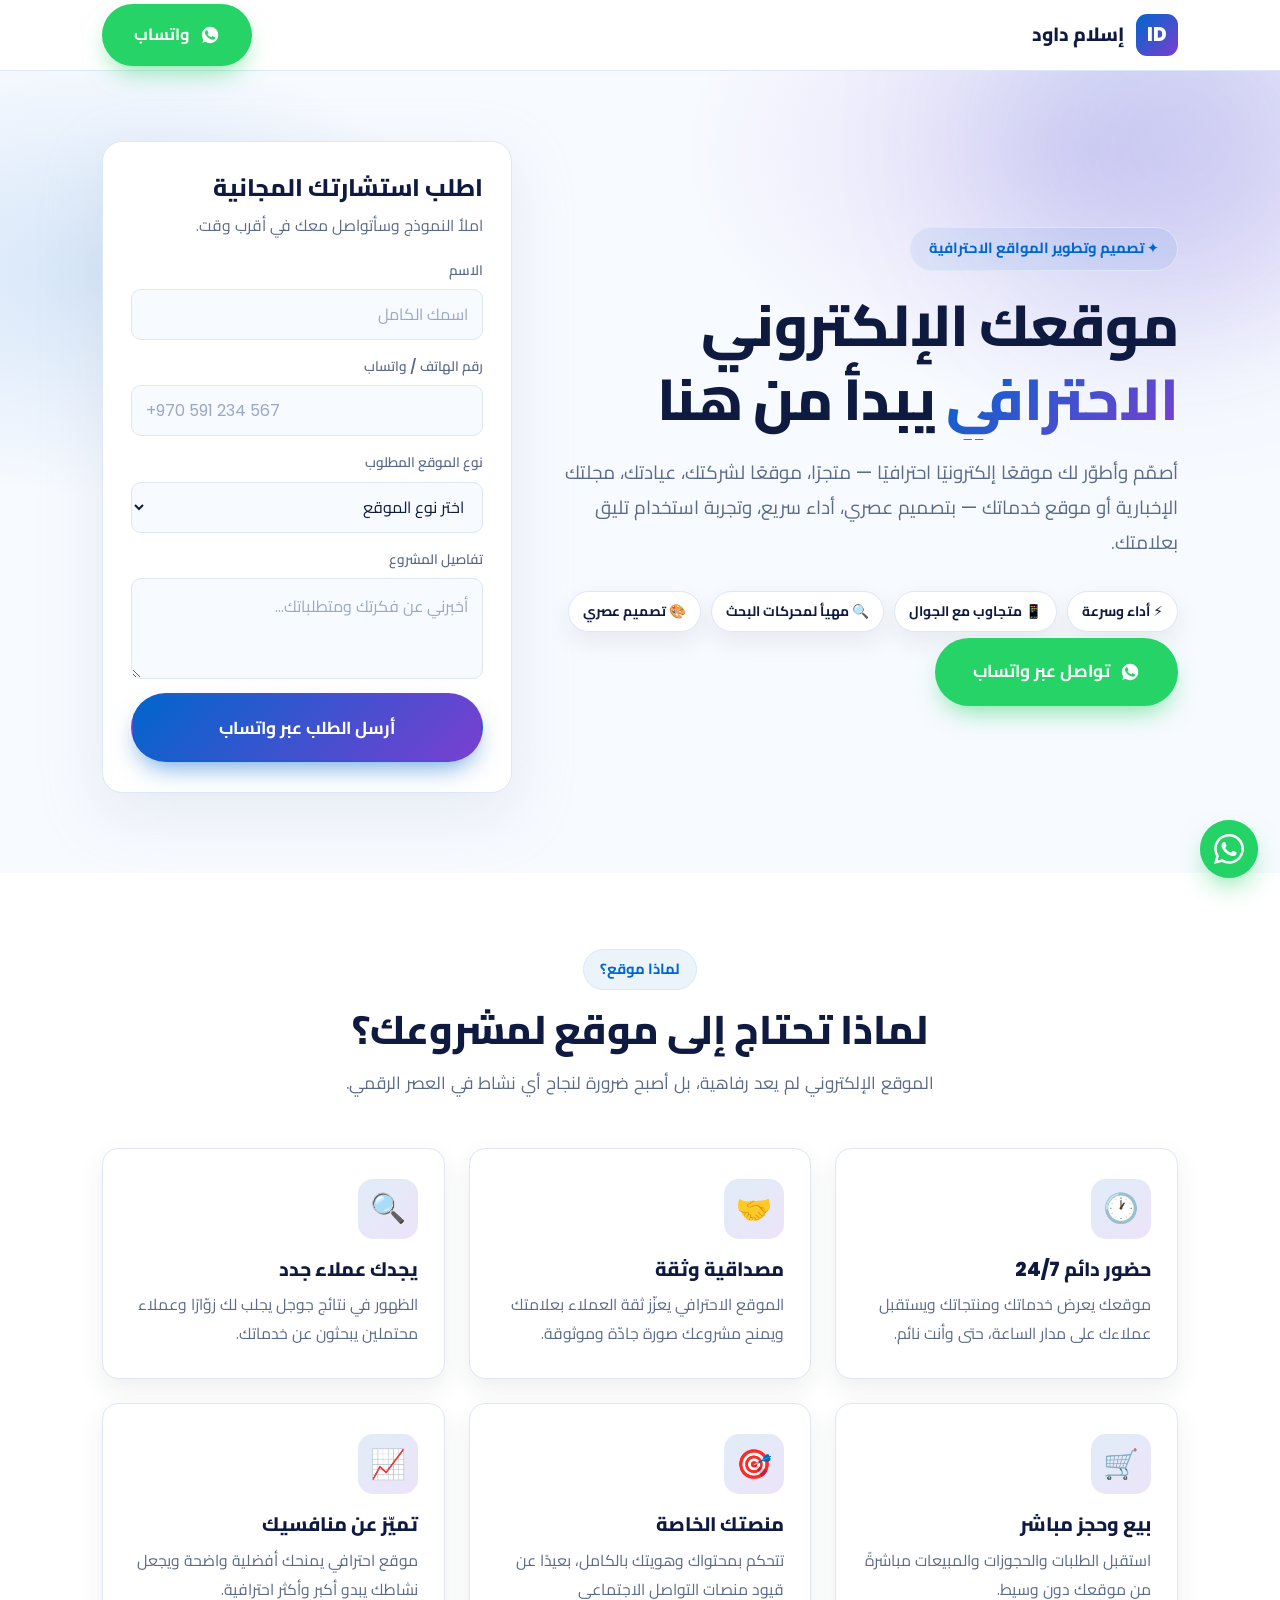
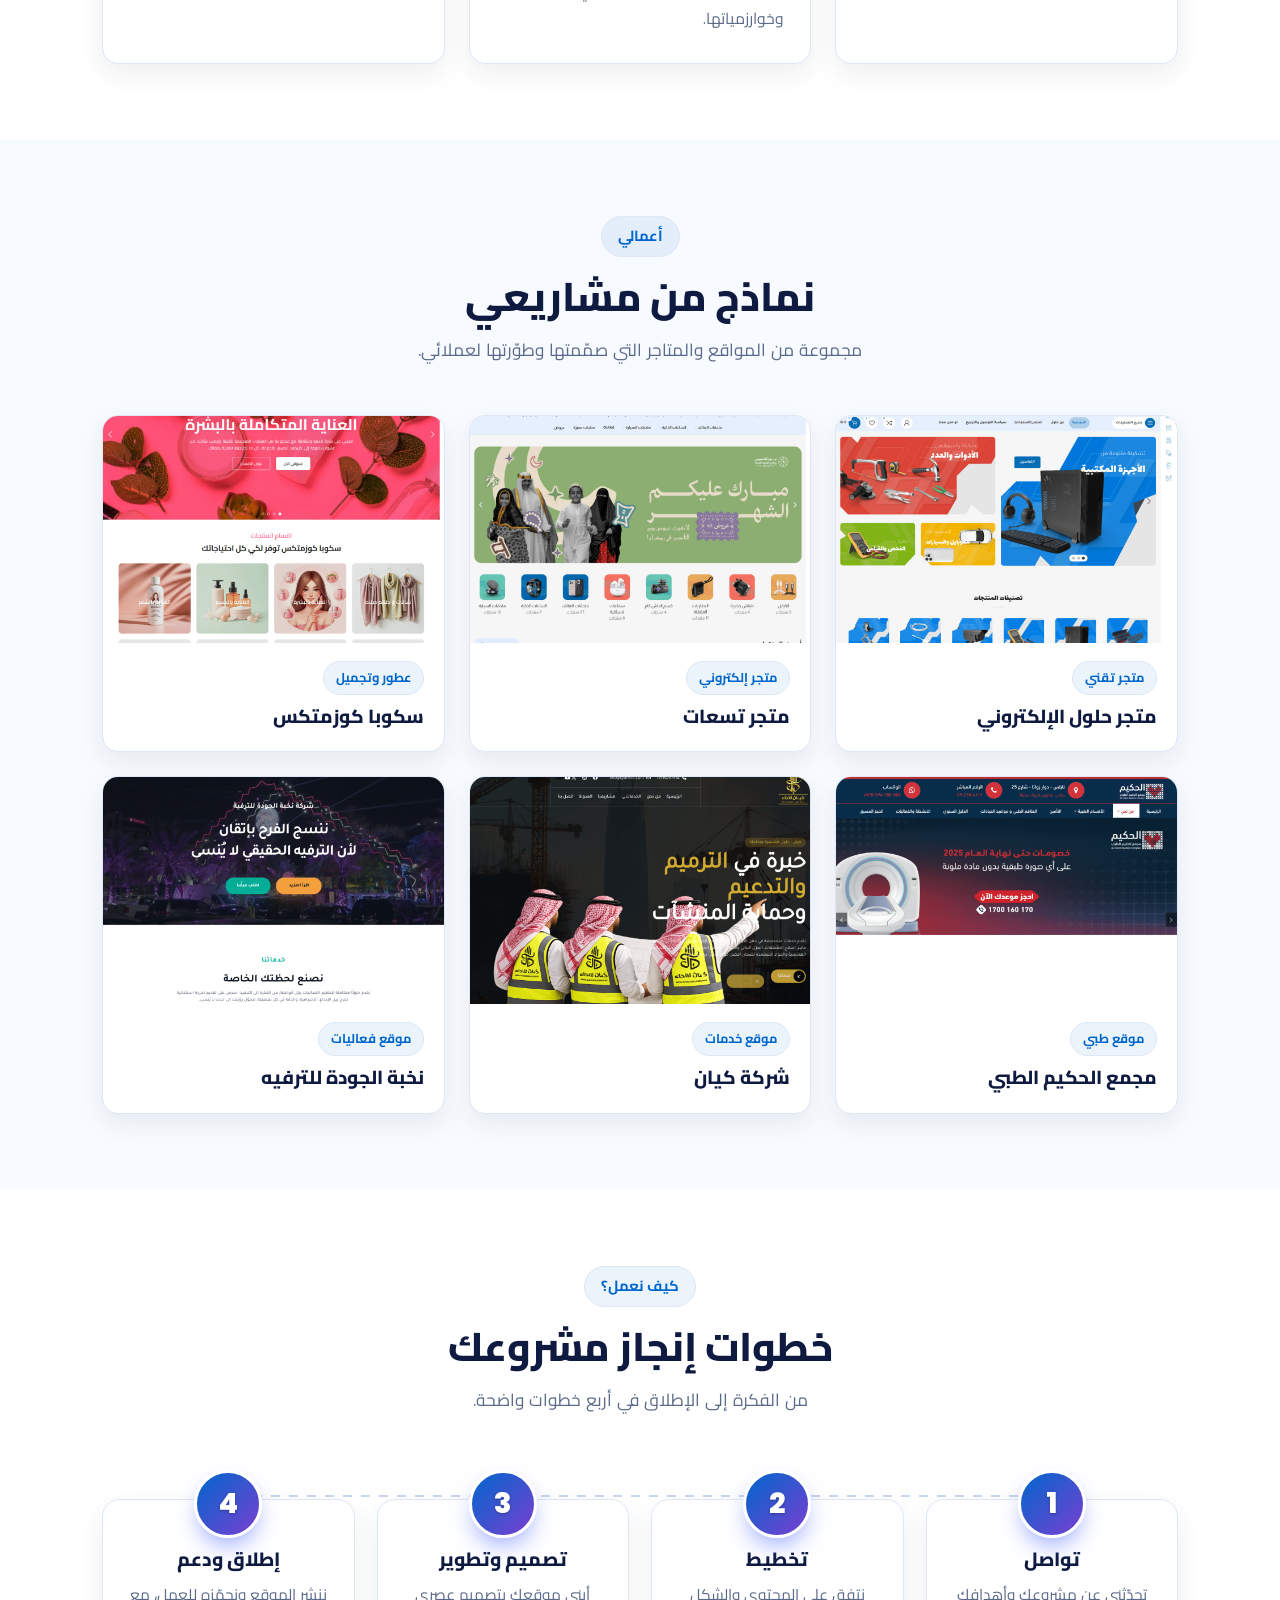
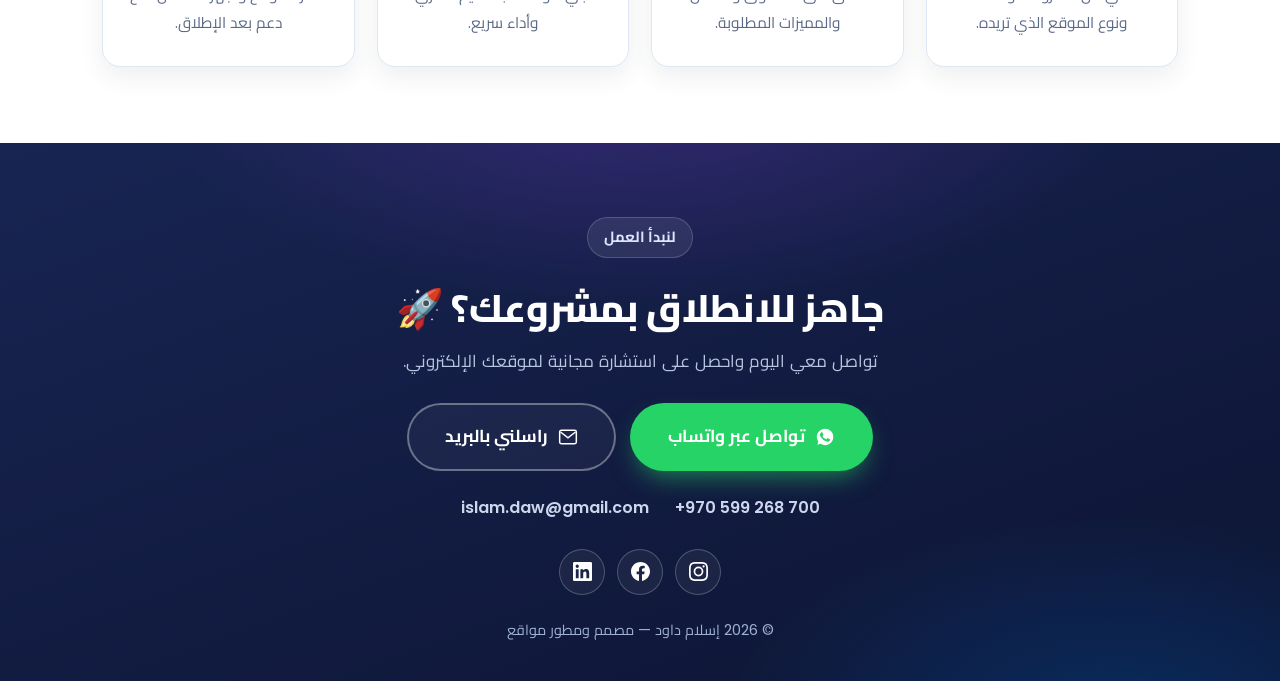
<file: lp/index.html>
<!DOCTYPE html>
<html lang="ar" dir="rtl">
<head>
  <meta charset="UTF-8" />
  <meta name="viewport" content="width=device-width, initial-scale=1.0" />
  <title>صمّم موقعك الاحترافي مع إسلام داود | تصميم وتطوير المواقع</title>
  <meta name="description" content="خدمة تصميم وتطوير المواقع الإلكترونية الاحترافية: متاجر، مواقع شركات، عيادات، مجلات إخبارية ومواقع خدمات. اطلب استشارتك المجانية الآن." />
  <meta name="robots" content="index, follow" />

  <link rel="canonical" href="https://islam-dawod.github.io/ID/lp/" />
  <meta name="theme-color" content="#0066cc" />
  <meta property="og:type" content="website" />
  <meta property="og:title" content="صمّم موقعك الاحترافي مع إسلام داود" />
  <meta property="og:description" content="تصميم وتطوير المواقع الإلكترونية باحترافية — اطلب استشارتك المجانية." />
  <meta property="og:url" content="https://islam-dawod.github.io/ID/lp/" />
  <meta property="og:image" content="https://islam-dawod.github.io/ID/assets/me/portrait.jpg" />
  <meta property="og:locale" content="ar_AR" />
  <meta name="twitter:card" content="summary_large_image" />

  <link rel="preconnect" href="https://fonts.googleapis.com" />
  <link rel="preconnect" href="https://fonts.gstatic.com" crossorigin />
  <link href="https://fonts.googleapis.com/css2?family=Cairo:wght@400;500;600;700;800&family=Poppins:wght@400;500;600;700;800&family=Tajawal:wght@400;500;700&display=swap" rel="stylesheet" />
  <link rel="stylesheet" href="style.css?v=8" />
  <link rel="icon" type="image/svg+xml" href="../favicon.svg?v=1" />
  <link rel="icon" type="image/png" sizes="32x32" href="../favicon-32x32.png?v=1" />
  <link rel="icon" type="image/png" sizes="16x16" href="../favicon-16x16.png?v=1" />
  <link rel="shortcut icon" href="../favicon.ico?v=1" />
  <link rel="apple-touch-icon" sizes="180x180" href="../apple-touch-icon.png?v=1" />
</head>
<body>

  <!-- Top bar -->
  <header class="topbar">
    <div class="container topbar-inner">
      <a href="#top" class="brand"><span class="brand-mark">ID</span> إسلام داود</a>
      <a class="btn btn-wa" href="https://wa.me/970599268700" target="_blank" rel="noopener">
        <svg viewBox="0 0 24 24" fill="currentColor" aria-hidden="true"><path d="M17.472 14.382c-.297-.149-1.758-.867-2.03-.967-.273-.099-.471-.148-.67.15-.197.297-.767.966-.94 1.164-.173.199-.347.223-.644.075-.297-.15-1.255-.463-2.39-1.475-.883-.788-1.48-1.761-1.653-2.059-.173-.297-.018-.458.13-.606.134-.133.298-.347.446-.52.149-.174.198-.298.298-.497.099-.198.05-.371-.025-.52-.075-.149-.669-1.612-.916-2.207-.242-.579-.487-.5-.669-.51-.173-.008-.371-.01-.57-.01-.198 0-.52.074-.792.372-.272.297-1.04 1.016-1.04 2.479 0 1.462 1.065 2.875 1.213 3.074.149.198 2.096 3.2 5.077 4.487.709.306 1.263.489 1.694.625.712.227 1.36.195 1.871.118.571-.085 1.758-.719 2.006-1.413.248-.694.248-1.289.173-1.413-.074-.124-.272-.198-.57-.347M12.05 21.785h-.004a9.87 9.87 0 01-5.031-1.378l-.361-.214-3.741.982.998-3.648-.235-.374a9.86 9.86 0 01-1.51-5.26c.001-5.45 4.436-9.884 9.888-9.884 2.64 0 5.122 1.03 6.988 2.898a9.825 9.825 0 012.893 6.994c-.003 5.45-4.437 9.884-9.885 9.884"/></svg>
        واتساب
      </a>
    </div>
  </header>

  <!-- Hero: heading (right) + contact form (left) -->
  <section class="hero" id="top">
    <div class="hero-bg" aria-hidden="true"></div>
    <div class="container hero-inner">
      <div class="hero-copy">
        <span class="eyebrow">✦ تصميم وتطوير المواقع الاحترافية</span>
        <h1>موقعك الإلكتروني <span class="grad">الاحترافي</span> يبدأ من هنا</h1>
        <p class="hero-sub">
          أصمّم وأطوّر لك موقعًا إلكترونيًا احترافيًا — متجرًا، موقعًا لشركتك، عيادتك،
          مجلتك الإخبارية أو موقع خدماتك — بتصميم عصري، أداء سريع، وتجربة استخدام تليق بعلامتك.
        </p>
        <div class="hero-badges">
          <span>⚡ أداء وسرعة</span>
          <span>📱 متجاوب مع الجوال</span>
          <span>🔍 مهيأ لمحركات البحث</span>
          <span>🎨 تصميم عصري</span>
        </div>
        <a class="btn btn-wa btn-lg" href="https://wa.me/970599268700" target="_blank" rel="noopener">
          <svg viewBox="0 0 24 24" fill="currentColor" aria-hidden="true"><path d="M17.472 14.382c-.297-.149-1.758-.867-2.03-.967-.273-.099-.471-.148-.67.15-.197.297-.767.966-.94 1.164-.173.199-.347.223-.644.075-.297-.15-1.255-.463-2.39-1.475-.883-.788-1.48-1.761-1.653-2.059-.173-.297-.018-.458.13-.606.134-.133.298-.347.446-.52.149-.174.198-.298.298-.497.099-.198.05-.371-.025-.52-.075-.149-.669-1.612-.916-2.207-.242-.579-.487-.5-.669-.51-.173-.008-.371-.01-.57-.01-.198 0-.52.074-.792.372-.272.297-1.04 1.016-1.04 2.479 0 1.462 1.065 2.875 1.213 3.074.149.198 2.096 3.2 5.077 4.487.709.306 1.263.489 1.694.625.712.227 1.36.195 1.871.118.571-.085 1.758-.719 2.006-1.413.248-.694.248-1.289.173-1.413-.074-.124-.272-.198-.57-.347M12.05 21.785h-.004a9.87 9.87 0 01-5.031-1.378l-.361-.214-3.741.982.998-3.648-.235-.374a9.86 9.86 0 01-1.51-5.26c.001-5.45 4.436-9.884 9.888-9.884 2.64 0 5.122 1.03 6.988 2.898a9.825 9.825 0 012.893 6.994c-.003 5.45-4.437 9.884-9.885 9.884"/></svg>
          تواصل عبر واتساب
        </a>
      </div>

      <form class="hero-form" id="leadForm" novalidate>
        <h3>اطلب استشارتك المجانية</h3>
        <p class="hf-sub">املأ النموذج وسأتواصل معك في أقرب وقت.</p>
        <div class="field">
          <label for="lf-name">الاسم</label>
          <input id="lf-name" type="text" placeholder="اسمك الكامل" required />
        </div>
        <div class="field">
          <label for="lf-phone">رقم الهاتف / واتساب</label>
          <input id="lf-phone" type="tel" dir="ltr" placeholder="+970 591 234 567" required />
        </div>
        <div class="field">
          <label for="lf-type">نوع الموقع المطلوب</label>
          <select id="lf-type">
            <option value="">اختر نوع الموقع</option>
            <option>متجر إلكتروني</option>
            <option>موقع شركة / تجاري</option>
            <option>موقع طبي / عيادة</option>
            <option>مجلة / موقع إخباري</option>
            <option>موقع شخصي / بورتفوليو</option>
            <option>موقع خدمات / حجوزات</option>
            <option>تطبيق جوال (أندرويد / iOS)</option>
            <option>نوع آخر</option>
          </select>
        </div>
        <div class="field">
          <label for="lf-message">تفاصيل المشروع</label>
          <textarea id="lf-message" rows="3" placeholder="أخبرني عن فكرتك ومتطلباتك..."></textarea>
        </div>
        <button type="submit" class="btn btn-primary btn-lg btn-block">أرسل الطلب عبر واتساب</button>
        <p class="form-note" id="lfNote" hidden></p>
      </form>
    </div>
  </section>

  <!-- Why you need a website -->
  <section class="section">
    <div class="container">
      <div class="head reveal">
        <span class="kicker">لماذا موقع؟</span>
        <h2>لماذا تحتاج إلى موقع لمشروعك؟</h2>
        <p>الموقع الإلكتروني لم يعد رفاهية، بل أصبح ضرورة لنجاح أي نشاط في العصر الرقمي.</p>
      </div>
      <div class="grid">
        <article class="type-card reveal">
          <div class="type-ic">🕐</div>
          <h3>حضور دائم 24/7</h3>
          <p>موقعك يعرض خدماتك ومنتجاتك ويستقبل عملاءك على مدار الساعة، حتى وأنت نائم.</p>
        </article>
        <article class="type-card reveal">
          <div class="type-ic">🤝</div>
          <h3>مصداقية وثقة</h3>
          <p>الموقع الاحترافي يعزّز ثقة العملاء بعلامتك ويمنح مشروعك صورة جادّة وموثوقة.</p>
        </article>
        <article class="type-card reveal">
          <div class="type-ic">🔍</div>
          <h3>يجدك عملاء جدد</h3>
          <p>الظهور في نتائج جوجل يجلب لك زوّارًا وعملاء محتملين يبحثون عن خدماتك.</p>
        </article>
        <article class="type-card reveal">
          <div class="type-ic">🛒</div>
          <h3>بيع وحجز مباشر</h3>
          <p>استقبل الطلبات والحجوزات والمبيعات مباشرةً من موقعك دون وسيط.</p>
        </article>
        <article class="type-card reveal">
          <div class="type-ic">🎯</div>
          <h3>منصتك الخاصة</h3>
          <p>تتحكم بمحتواك وهويتك بالكامل، بعيدًا عن قيود منصات التواصل الاجتماعي وخوارزمياتها.</p>
        </article>
        <article class="type-card reveal">
          <div class="type-ic">📈</div>
          <h3>تميّز عن منافسيك</h3>
          <p>موقع احترافي يمنحك أفضلية واضحة ويجعل نشاطك يبدو أكبر وأكثر احترافية.</p>
        </article>
      </div>
    </div>
  </section>

  <!-- Portfolio: نماذج من أعمالي -->
  <section class="section section-alt">
    <div class="container">
      <div class="head reveal">
        <span class="kicker">أعمالي</span>
        <h2>نماذج من مشاريعي</h2>
        <p>مجموعة من المواقع والمتاجر التي صمّمتها وطوّرتها لعملائي.</p>
      </div>
      <div class="works">
        <a class="work reveal" href="https://hlool.ps/" target="_blank" rel="noopener">
          <div class="work-thumb"><img src="../assets/portfolio/hlool.jpg" alt="متجر حلول الإلكتروني" loading="lazy" /></div>
          <div class="work-body"><span class="work-tag">متجر تقني</span><h3>متجر حلول الإلكتروني</h3></div>
        </a>
        <a class="work reveal" href="https://www.tesaat.com/" target="_blank" rel="noopener">
          <div class="work-thumb"><img src="../assets/portfolio/tesaat.jpg" alt="متجر تسعات" loading="lazy" /></div>
          <div class="work-body"><span class="work-tag">متجر إلكتروني</span><h3>متجر تسعات</h3></div>
        </a>
        <a class="work reveal" href="https://www.scuba-cosmatics.com/" target="_blank" rel="noopener">
          <div class="work-thumb"><img src="../assets/portfolio/scuba.jpg" alt="سكوبا كوزمتكس" loading="lazy" /></div>
          <div class="work-body"><span class="work-tag">عطور وتجميل</span><h3>سكوبا كوزمتكس</h3></div>
        </a>
        <a class="work reveal" href="https://alhakim.ps/" target="_blank" rel="noopener">
          <div class="work-thumb"><img src="../assets/portfolio/alhakim.jpg" alt="مجمع الحكيم الطبي" loading="lazy" /></div>
          <div class="work-body"><span class="work-tag">موقع طبي</span><h3>مجمع الحكيم الطبي</h3></div>
        </a>
        <a class="work reveal" href="https://kyanksa.com/" target="_blank" rel="noopener">
          <div class="work-thumb"><img src="../assets/portfolio/kyan.jpg" alt="شركة كيان" loading="lazy" /></div>
          <div class="work-body"><span class="work-tag">موقع خدمات</span><h3>شركة كيان</h3></div>
        </a>
        <a class="work reveal" href="https://www.qe.sa/" target="_blank" rel="noopener">
          <div class="work-thumb"><img src="../assets/portfolio/qe.jpg" alt="نخبة الجودة للترفيه" loading="lazy" /></div>
          <div class="work-body"><span class="work-tag">موقع فعاليات</span><h3>نخبة الجودة للترفيه</h3></div>
        </a>
      </div>
    </div>
  </section>

  <!-- Steps: خطوات إنجاز المشروع -->
  <section class="section">
    <div class="container">
      <div class="head reveal">
        <span class="kicker">كيف نعمل؟</span>
        <h2>خطوات إنجاز مشروعك</h2>
        <p>من الفكرة إلى الإطلاق في أربع خطوات واضحة.</p>
      </div>
      <div class="steps">
        <div class="step reveal"><h3>تواصل</h3><p>تحدّثني عن مشروعك وأهدافك ونوع الموقع الذي تريده.</p></div>
        <div class="step reveal"><h3>تخطيط</h3><p>نتفق على المحتوى والشكل والمميزات المطلوبة.</p></div>
        <div class="step reveal"><h3>تصميم وتطوير</h3><p>أبني موقعك بتصميم عصري وأداء سريع.</p></div>
        <div class="step reveal"><h3>إطلاق ودعم</h3><p>ننشر الموقع ونجهّزه للعمل، مع دعم بعد الإطلاق.</p></div>
      </div>
    </div>
  </section>

  <!-- Footer (dark, like the main site) -->
  <footer class="lp-footer" id="contact">
    <div class="container lp-footer-inner">
      <span class="kicker">لنبدأ العمل</span>
      <h2>جاهز للانطلاق بمشروعك؟ 🚀</h2>
      <p class="lp-foot-lead">تواصل معي اليوم واحصل على استشارة مجانية لموقعك الإلكتروني.</p>

      <div class="lp-foot-actions">
        <a class="btn btn-wa btn-lg" href="https://wa.me/970599268700" target="_blank" rel="noopener">
          <svg viewBox="0 0 24 24" fill="currentColor" aria-hidden="true"><path d="M17.472 14.382c-.297-.149-1.758-.867-2.03-.967-.273-.099-.471-.148-.67.15-.197.297-.767.966-.94 1.164-.173.199-.347.223-.644.075-.297-.15-1.255-.463-2.39-1.475-.883-.788-1.48-1.761-1.653-2.059-.173-.297-.018-.458.13-.606.134-.133.298-.347.446-.52.149-.174.198-.298.298-.497.099-.198.05-.371-.025-.52-.075-.149-.669-1.612-.916-2.207-.242-.579-.487-.5-.669-.51-.173-.008-.371-.01-.57-.01-.198 0-.52.074-.792.372-.272.297-1.04 1.016-1.04 2.479 0 1.462 1.065 2.875 1.213 3.074.149.198 2.096 3.2 5.077 4.487.709.306 1.263.489 1.694.625.712.227 1.36.195 1.871.118.571-.085 1.758-.719 2.006-1.413.248-.694.248-1.289.173-1.413-.074-.124-.272-.198-.57-.347M12.05 21.785h-.004a9.87 9.87 0 01-5.031-1.378l-.361-.214-3.741.982.998-3.648-.235-.374a9.86 9.86 0 01-1.51-5.26c.001-5.45 4.436-9.884 9.888-9.884 2.64 0 5.122 1.03 6.988 2.898a9.825 9.825 0 012.893 6.994c-.003 5.45-4.437 9.884-9.885 9.884"/></svg>
          تواصل عبر واتساب
        </a>
        <a class="btn btn-ghost btn-lg" href="mailto:islam.daw@gmail.com">
          <svg viewBox="0 0 24 24" fill="none" stroke="currentColor" stroke-width="1.8" aria-hidden="true"><rect x="2" y="4" width="20" height="16" rx="2"/><path d="m3 6 9 7 9-7"/></svg>
          راسلني بالبريد
        </a>
      </div>

      <div class="lp-contact-details">
        <a class="cd-item" href="https://wa.me/970599268700" target="_blank" rel="noopener"><span dir="ltr">+970 599 268 700</span></a>
        <a class="cd-item" href="mailto:islam.daw@gmail.com"><span dir="ltr">islam.daw@gmail.com</span></a>
      </div>

      <ul class="social" aria-label="حسابات التواصل الاجتماعي">
        <li><a href="https://www.instagram.com/islam.dawod92" aria-label="إنستغرام" target="_blank" rel="noopener">
          <svg viewBox="0 0 24 24" fill="currentColor"><path d="M12 2.163c3.204 0 3.584.012 4.85.07 3.252.148 4.771 1.691 4.919 4.919.058 1.265.069 1.645.069 4.849 0 3.205-.012 3.584-.069 4.849-.149 3.225-1.664 4.771-4.919 4.919-1.266.058-1.644.07-4.85.07-3.204 0-3.584-.012-4.849-.07-3.26-.149-4.771-1.699-4.919-4.92-.058-1.265-.07-1.644-.07-4.849 0-3.204.013-3.583.07-4.849.149-3.227 1.664-4.771 4.919-4.919 1.266-.057 1.645-.069 4.849-.069M12 0C8.741 0 8.333.014 7.053.072 2.695.272.273 2.69.073 7.052.014 8.333 0 8.741 0 12c0 3.259.014 3.668.072 4.948.2 4.358 2.618 6.78 6.98 6.98C8.333 23.986 8.741 24 12 24c3.259 0 3.668-.014 4.948-.072 4.354-.2 6.782-2.618 6.979-6.98.059-1.28.073-1.689.073-4.948 0-3.259-.014-3.667-.072-4.947-.196-4.354-2.617-6.78-6.979-6.98C15.668.014 15.259 0 12 0m0 5.838a6.162 6.162 0 100 12.324 6.162 6.162 0 000-12.324M12 16a4 4 0 110-8 4 4 0 010 8m6.406-11.845a1.44 1.44 0 100 2.881 1.44 1.44 0 000-2.881"/></svg>
        </a></li>
        <li><a href="https://www.facebook.com/islam.daw.2025" aria-label="فيسبوك" target="_blank" rel="noopener">
          <svg viewBox="0 0 24 24" fill="currentColor"><path d="M24 12.073c0-6.627-5.373-12-12-12s-12 5.373-12 12c0 5.99 4.388 10.954 10.125 11.854v-8.385H7.078v-3.47h3.047V9.43c0-3.007 1.792-4.669 4.533-4.669 1.312 0 2.686.235 2.686.235v2.953H15.83c-1.491 0-1.956.925-1.956 1.874v2.25h3.328l-.532 3.47h-2.796v8.385C19.612 23.027 24 18.062 24 12.073"/></svg>
        </a></li>
        <li><a href="https://www.linkedin.com/in/islam-dawod/" aria-label="لينكدإن" target="_blank" rel="noopener">
          <svg viewBox="0 0 24 24" fill="currentColor"><path d="M20.447 20.452h-3.554v-5.569c0-1.328-.027-3.037-1.852-3.037-1.853 0-2.136 1.445-2.136 2.939v5.667H9.351V9h3.414v1.561h.046c.477-.9 1.637-1.85 3.37-1.85 3.601 0 4.267 2.37 4.267 5.455v6.286zM5.337 7.433a2.062 2.062 0 01-2.063-2.065 2.064 2.064 0 112.063 2.065zm1.782 13.019H3.555V9h3.564v11.452zM22.225 0H1.771C.792 0 0 .774 0 1.729v20.542C0 23.227.792 24 1.771 24h20.451C23.2 24 24 23.227 24 22.271V1.729C24 .774 23.2 0 22.222 0z"/></svg>
        </a></li>
      </ul>

      <p class="lp-copy">© <span id="yr"></span> إسلام داود — مصمم ومطور مواقع</p>
    </div>
  </footer>

  <!-- Floating WhatsApp -->
  <a class="wa-fab" href="https://wa.me/970599268700" target="_blank" rel="noopener" aria-label="تواصل عبر واتساب">
    <svg viewBox="0 0 24 24" fill="currentColor" aria-hidden="true"><path d="M17.472 14.382c-.297-.149-1.758-.867-2.03-.967-.273-.099-.471-.148-.67.15-.197.297-.767.966-.94 1.164-.173.199-.347.223-.644.075-.297-.15-1.255-.463-2.39-1.475-.883-.788-1.48-1.761-1.653-2.059-.173-.297-.018-.458.13-.606.134-.133.298-.347.446-.52.149-.174.198-.298.298-.497.099-.198.05-.371-.025-.52-.075-.149-.669-1.612-.916-2.207-.242-.579-.487-.5-.669-.51-.173-.008-.371-.01-.57-.01-.198 0-.52.074-.792.372-.272.297-1.04 1.016-1.04 2.479 0 1.462 1.065 2.875 1.213 3.074.149.198 2.096 3.2 5.077 4.487.709.306 1.263.489 1.694.625.712.227 1.36.195 1.871.118.571-.085 1.758-.719 2.006-1.413.248-.694.248-1.289.173-1.413-.074-.124-.272-.198-.57-.347m-5.421 7.403h-.004a9.87 9.87 0 01-5.031-1.378l-.361-.214-3.741.982.998-3.648-.235-.374a9.86 9.86 0 01-1.51-5.26c.001-5.45 4.436-9.884 9.888-9.884 2.64 0 5.122 1.03 6.988 2.898a9.825 9.825 0 012.893 6.994c-.003 5.45-4.437 9.884-9.885 9.884m8.413-18.297A11.815 11.815 0 0012.05 0C5.495 0 .16 5.335.157 11.892c0 2.096.547 4.142 1.588 5.945L.057 24l6.305-1.654a11.882 11.882 0 005.683 1.448h.005c6.554 0 11.89-5.335 11.893-11.893a11.821 11.821 0 00-3.48-8.413Z"/></svg>
  </a>

  <script>
    var WA_NUMBER = '970599268700';
    var obs = new IntersectionObserver(function (entries) {
      entries.forEach(function (e) { if (e.isIntersecting) { e.target.classList.add('in'); obs.unobserve(e.target); } });
    }, { threshold: 0.12 });
    document.querySelectorAll('.reveal').forEach(function (el) { obs.observe(el); });

    document.getElementById('yr').textContent = new Date().getFullYear();

    var form = document.getElementById('leadForm');
    form.addEventListener('submit', function (e) {
      e.preventDefault();
      if (!form.checkValidity()) { form.reportValidity(); return; }
      var name = document.getElementById('lf-name').value.trim();
      var phone = document.getElementById('lf-phone').value.trim();
      var type = document.getElementById('lf-type').value;
      var msg = document.getElementById('lf-message').value.trim();
      var text = 'مرحبًا إسلام، أرغب في طلب موقع 👋\n' +
        'الاسم: ' + name + '\n' + 'الهاتف: ' + phone + '\n' +
        'نوع الموقع: ' + (type || 'غير محدد') + '\n' + (msg ? 'التفاصيل: ' + msg : '');
      window.open('https://wa.me/' + WA_NUMBER + '?text=' + encodeURIComponent(text), '_blank');
      var note = document.getElementById('lfNote');
      note.hidden = false;
      note.textContent = 'يتم فتح واتساب لإرسال طلبك… شكرًا لتواصلك!';
      form.reset();
    });

    // Arabic validation messages
    function lfMsg(el) {
      if (el.validity.valueMissing) return 'يرجى تعبئة هذا الحقل';
      if (el.validity.typeMismatch) return el.type === 'email' ? 'يرجى إدخال بريد إلكتروني صحيح' : 'يرجى التحقق من هذا الحقل';
      return 'يرجى التحقق من هذا الحقل';
    }
    form.querySelectorAll('input, textarea, select').forEach(function (el) {
      el.addEventListener('invalid', function () { el.setCustomValidity(lfMsg(el)); });
      el.addEventListener('input', function () { el.setCustomValidity(''); });
      el.addEventListener('change', function () { el.setCustomValidity(''); });
    });
  </script>
</body>
</html>
</file>
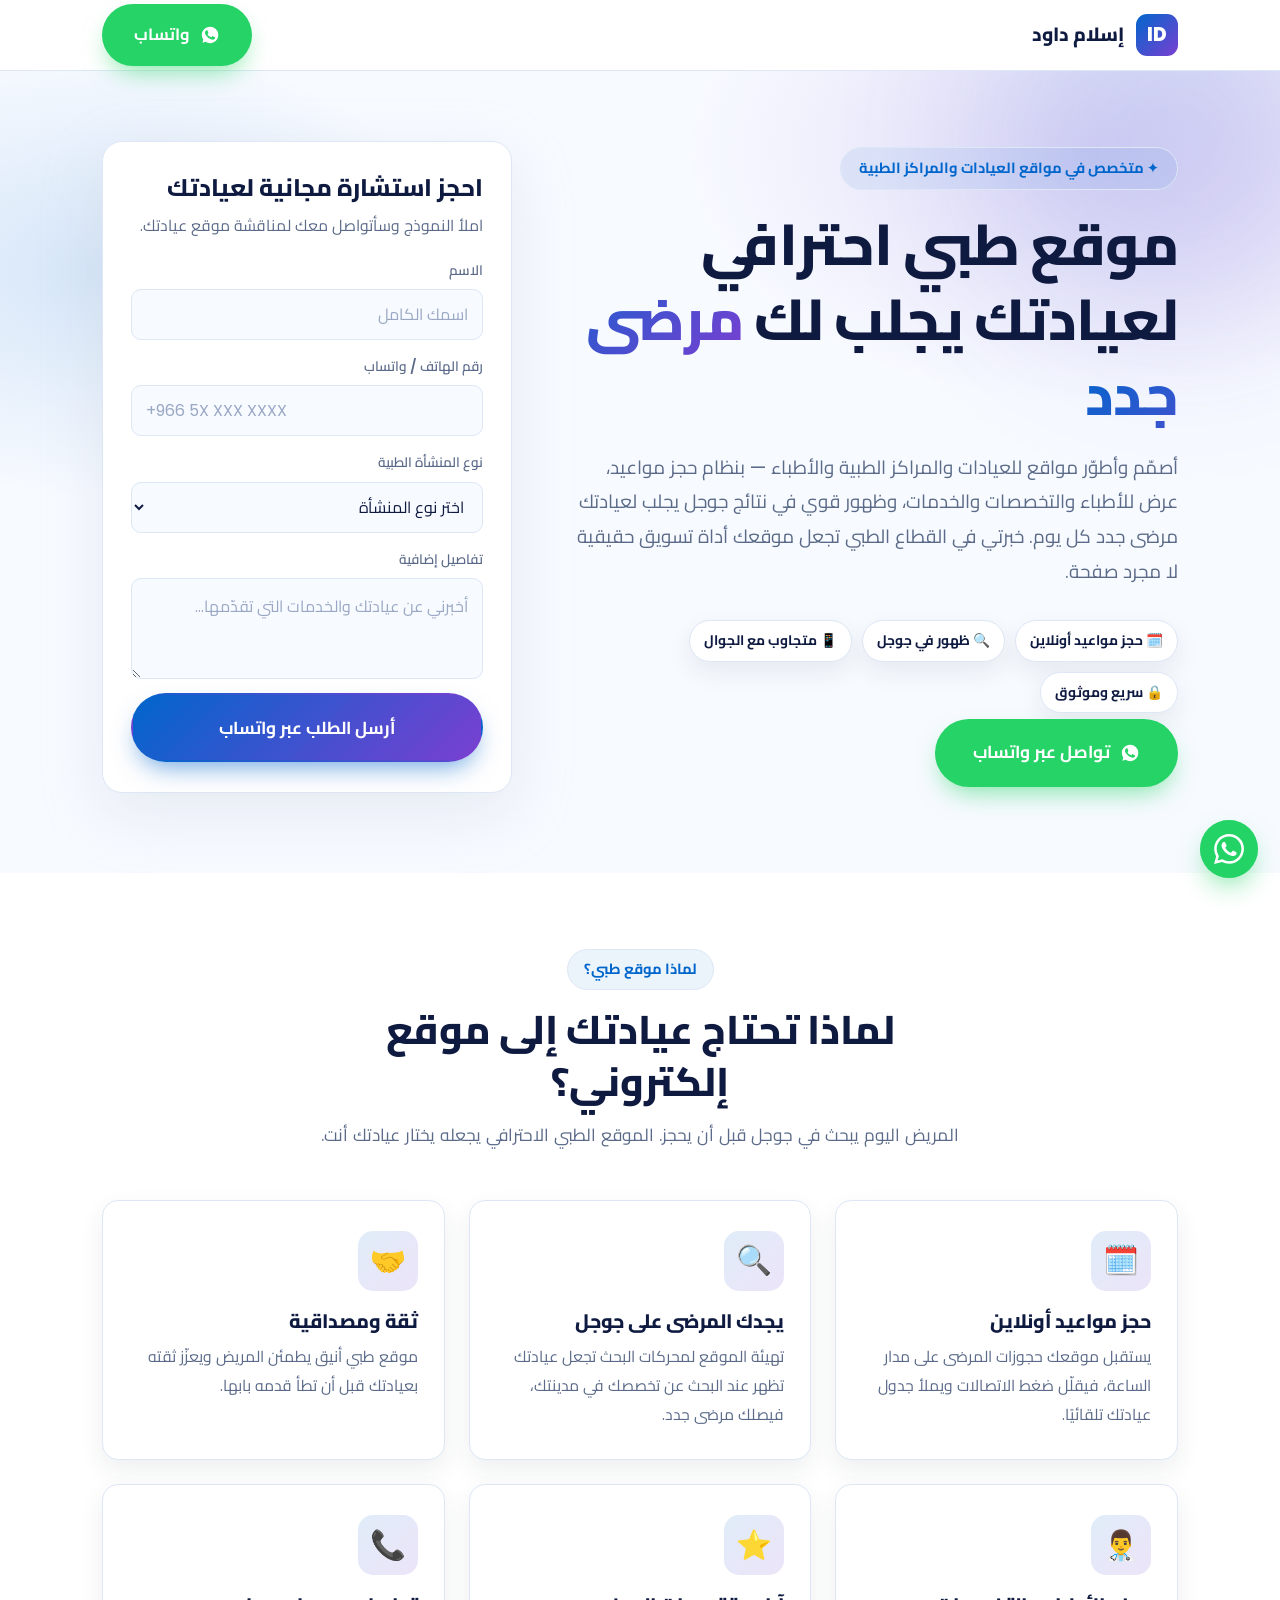
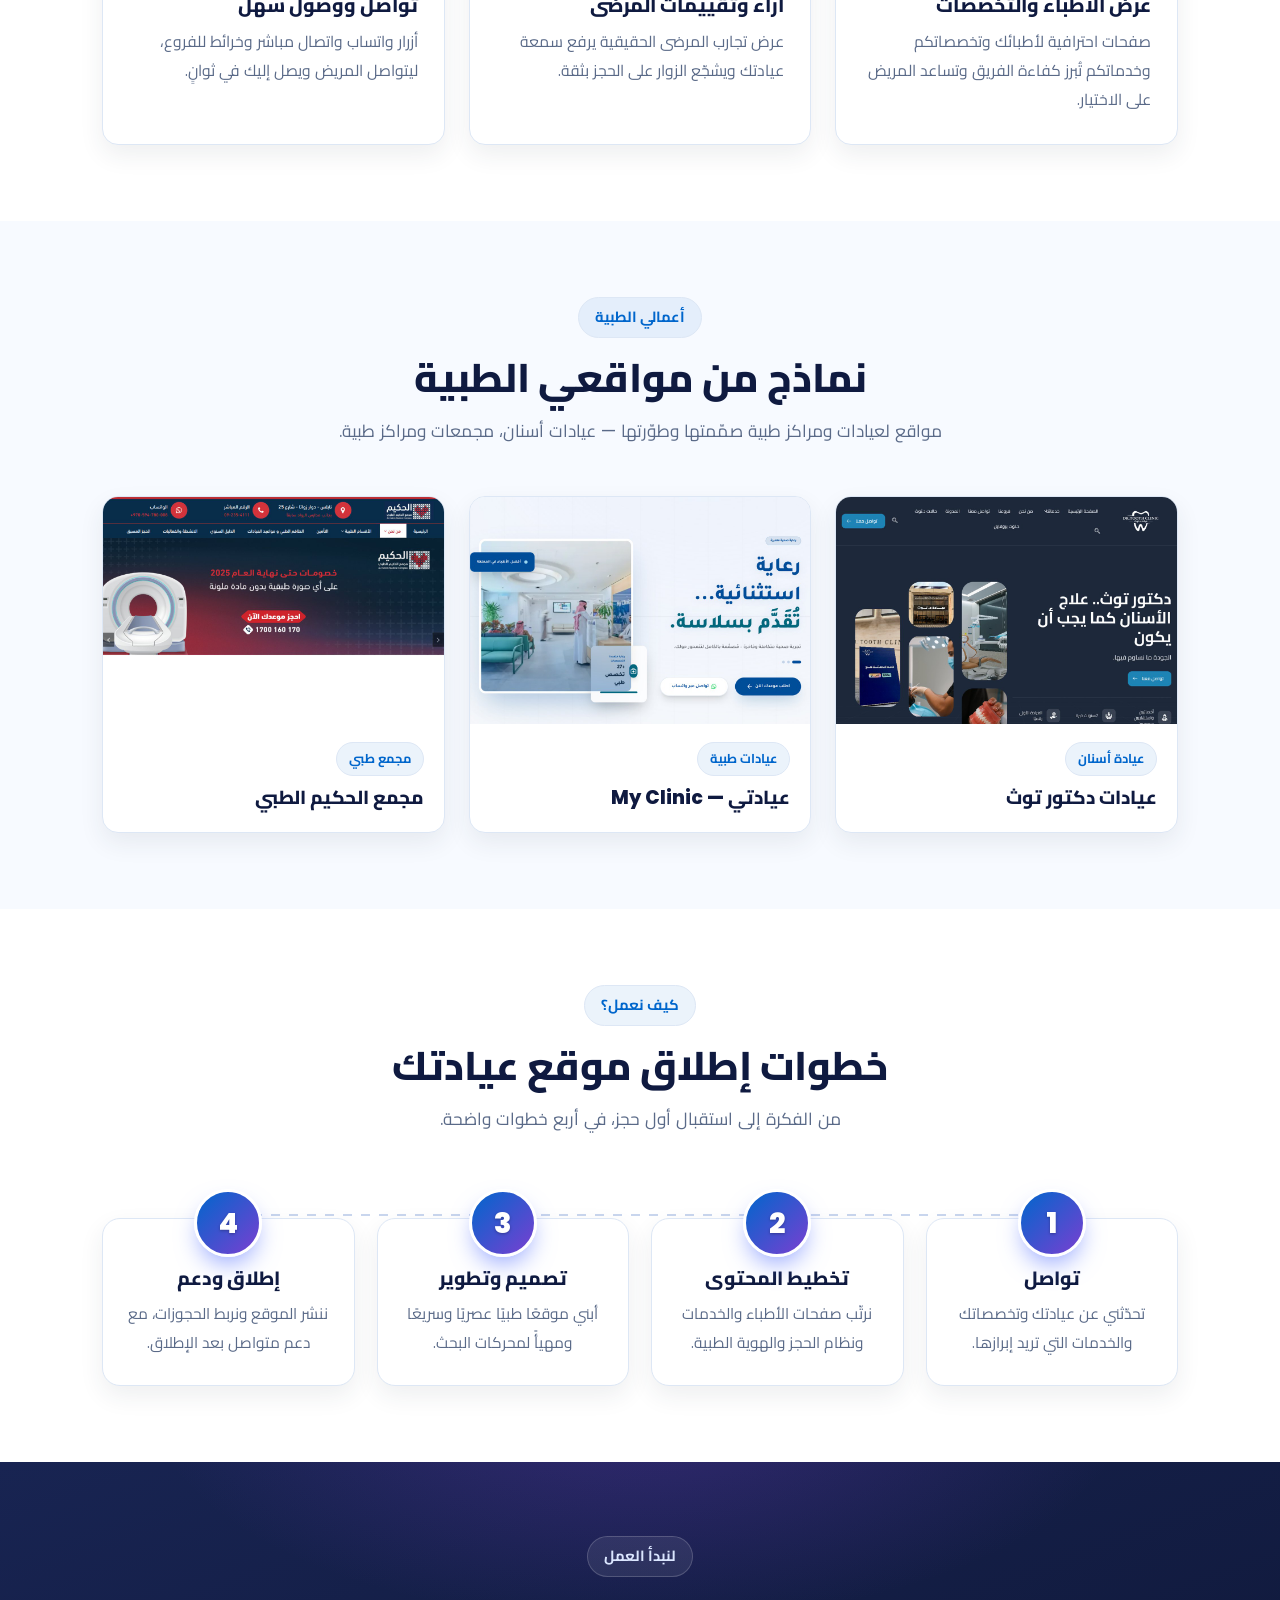
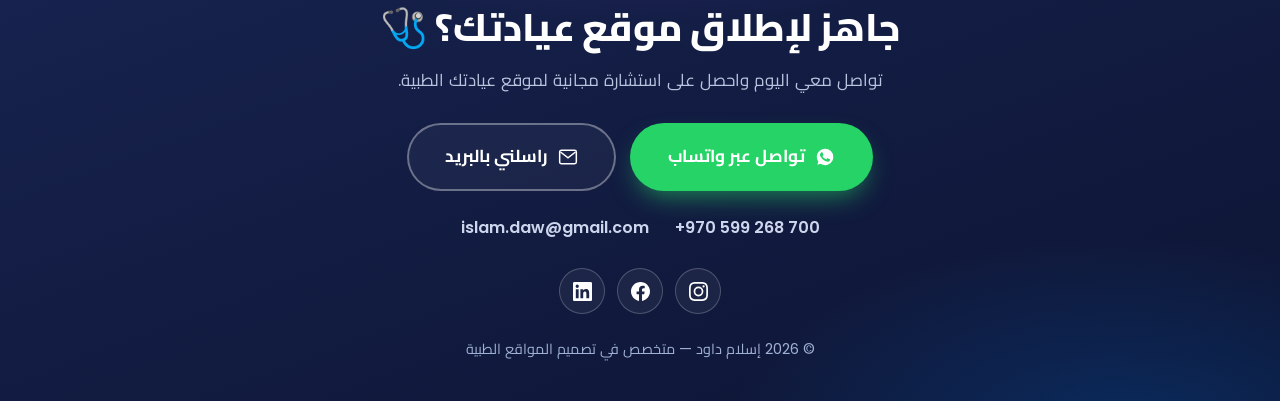
<file: medical/index.html>
<!DOCTYPE html>
<html lang="ar" dir="rtl">
<head>
  <meta charset="UTF-8" />
  <meta name="viewport" content="width=device-width, initial-scale=1.0" />
  <title>تصميم مواقع العيادات والمراكز الطبية | إسلام داود — متخصص مواقع طبية</title>
  <meta name="description" content="متخصص في تصميم وتطوير مواقع العيادات والمراكز الطبية: نظام حجز مواعيد، عرض الأطباء والتخصصات، وظهور قوي في جوجل يجلب لعيادتك مرضى جدد. اطلب استشارتك المجانية." />
  <meta name="robots" content="index, follow" />

  <link rel="canonical" href="https://islam-dawod.github.io/ID/medical/" />
  <meta name="theme-color" content="#0066cc" />
  <meta property="og:type" content="website" />
  <meta property="og:title" content="تصميم مواقع العيادات والمراكز الطبية | إسلام داود" />
  <meta property="og:description" content="مواقع طبية احترافية بنظام حجز مواعيد وظهور في جوجل يجلب لعيادتك مرضى جدد." />
  <meta property="og:url" content="https://islam-dawod.github.io/ID/medical/" />
  <meta property="og:image" content="https://islam-dawod.github.io/ID/assets/portfolio/myclinic.jpg" />
  <meta property="og:locale" content="ar_AR" />
  <meta name="twitter:card" content="summary_large_image" />

  <link rel="preconnect" href="https://fonts.googleapis.com" />
  <link rel="preconnect" href="https://fonts.gstatic.com" crossorigin />
  <link href="https://fonts.googleapis.com/css2?family=Cairo:wght@400;500;600;700;800&family=Poppins:wght@400;500;600;700;800&family=Tajawal:wght@400;500;700&display=swap" rel="stylesheet" />
  <link rel="stylesheet" href="../lp/style.css?v=8" />
  <link rel="icon" type="image/svg+xml" href="../favicon.svg?v=1" />
  <link rel="icon" type="image/png" sizes="32x32" href="../favicon-32x32.png?v=1" />
  <link rel="icon" type="image/png" sizes="16x16" href="../favicon-16x16.png?v=1" />
  <link rel="shortcut icon" href="../favicon.ico?v=1" />
  <link rel="apple-touch-icon" sizes="180x180" href="../apple-touch-icon.png?v=1" />
</head>
<body>

  <!-- Top bar -->
  <header class="topbar">
    <div class="container topbar-inner">
      <a href="#top" class="brand"><span class="brand-mark">ID</span> إسلام داود</a>
      <a class="btn btn-wa" href="https://wa.me/970599268700" target="_blank" rel="noopener">
        <svg viewBox="0 0 24 24" fill="currentColor" aria-hidden="true"><path d="M17.472 14.382c-.297-.149-1.758-.867-2.03-.967-.273-.099-.471-.148-.67.15-.197.297-.767.966-.94 1.164-.173.199-.347.223-.644.075-.297-.15-1.255-.463-2.39-1.475-.883-.788-1.48-1.761-1.653-2.059-.173-.297-.018-.458.13-.606.134-.133.298-.347.446-.52.149-.174.198-.298.298-.497.099-.198.05-.371-.025-.52-.075-.149-.669-1.612-.916-2.207-.242-.579-.487-.5-.669-.51-.173-.008-.371-.01-.57-.01-.198 0-.52.074-.792.372-.272.297-1.04 1.016-1.04 2.479 0 1.462 1.065 2.875 1.213 3.074.149.198 2.096 3.2 5.077 4.487.709.306 1.263.489 1.694.625.712.227 1.36.195 1.871.118.571-.085 1.758-.719 2.006-1.413.248-.694.248-1.289.173-1.413-.074-.124-.272-.198-.57-.347M12.05 21.785h-.004a9.87 9.87 0 01-5.031-1.378l-.361-.214-3.741.982.998-3.648-.235-.374a9.86 9.86 0 01-1.51-5.26c.001-5.45 4.436-9.884 9.888-9.884 2.64 0 5.122 1.03 6.988 2.898a9.825 9.825 0 012.893 6.994c-.003 5.45-4.437 9.884-9.885 9.884"/></svg>
        واتساب
      </a>
    </div>
  </header>

  <!-- Hero: heading (right) + contact form (left) -->
  <section class="hero" id="top">
    <div class="hero-bg" aria-hidden="true"></div>
    <div class="container hero-inner">
      <div class="hero-copy">
        <span class="eyebrow">✦ متخصص في مواقع العيادات والمراكز الطبية</span>
        <h1>موقع طبي احترافي لعيادتك يجلب لك <span class="grad">مرضى جدد</span></h1>
        <p class="hero-sub">
          أصمّم وأطوّر مواقع للعيادات والمراكز الطبية والأطباء — بنظام حجز مواعيد،
          عرض للأطباء والتخصصات والخدمات، وظهور قوي في نتائج جوجل يجلب لعيادتك مرضى
          جدد كل يوم. خبرتي في القطاع الطبي تجعل موقعك أداة تسويق حقيقية لا مجرد صفحة.
        </p>
        <div class="hero-badges">
          <span>🗓️ حجز مواعيد أونلاين</span>
          <span>🔍 ظهور في جوجل</span>
          <span>📱 متجاوب مع الجوال</span>
          <span>🔒 سريع وموثوق</span>
        </div>
        <a class="btn btn-wa btn-lg" href="https://wa.me/970599268700" target="_blank" rel="noopener">
          <svg viewBox="0 0 24 24" fill="currentColor" aria-hidden="true"><path d="M17.472 14.382c-.297-.149-1.758-.867-2.03-.967-.273-.099-.471-.148-.67.15-.197.297-.767.966-.94 1.164-.173.199-.347.223-.644.075-.297-.15-1.255-.463-2.39-1.475-.883-.788-1.48-1.761-1.653-2.059-.173-.297-.018-.458.13-.606.134-.133.298-.347.446-.52.149-.174.198-.298.298-.497.099-.198.05-.371-.025-.52-.075-.149-.669-1.612-.916-2.207-.242-.579-.487-.5-.669-.51-.173-.008-.371-.01-.57-.01-.198 0-.52.074-.792.372-.272.297-1.04 1.016-1.04 2.479 0 1.462 1.065 2.875 1.213 3.074.149.198 2.096 3.2 5.077 4.487.709.306 1.263.489 1.694.625.712.227 1.36.195 1.871.118.571-.085 1.758-.719 2.006-1.413.248-.694.248-1.289.173-1.413-.074-.124-.272-.198-.57-.347M12.05 21.785h-.004a9.87 9.87 0 01-5.031-1.378l-.361-.214-3.741.982.998-3.648-.235-.374a9.86 9.86 0 01-1.51-5.26c.001-5.45 4.436-9.884 9.888-9.884 2.64 0 5.122 1.03 6.988 2.898a9.825 9.825 0 012.893 6.994c-.003 5.45-4.437 9.884-9.885 9.884"/></svg>
          تواصل عبر واتساب
        </a>
      </div>

      <form class="hero-form" id="leadForm" novalidate>
        <h3>احجز استشارة مجانية لعيادتك</h3>
        <p class="hf-sub">املأ النموذج وسأتواصل معك لمناقشة موقع عيادتك.</p>
        <div class="field">
          <label for="lf-name">الاسم</label>
          <input id="lf-name" type="text" placeholder="اسمك الكامل" required />
        </div>
        <div class="field">
          <label for="lf-phone">رقم الهاتف / واتساب</label>
          <input id="lf-phone" type="tel" dir="ltr" placeholder="+966 5X XXX XXXX" required />
        </div>
        <div class="field">
          <label for="lf-type">نوع المنشأة الطبية</label>
          <select id="lf-type">
            <option value="">اختر نوع المنشأة</option>
            <option>عيادة أسنان</option>
            <option>مجمع طبي</option>
            <option>عيادة خاصة</option>
            <option>مركز تجميل وجلدية</option>
            <option>مختبر / مركز أشعة</option>
            <option>طبيب مستقل</option>
            <option>أخرى</option>
          </select>
        </div>
        <div class="field">
          <label for="lf-message">تفاصيل إضافية</label>
          <textarea id="lf-message" rows="3" placeholder="أخبرني عن عيادتك والخدمات التي تقدّمها..."></textarea>
        </div>
        <button type="submit" class="btn btn-primary btn-lg btn-block">أرسل الطلب عبر واتساب</button>
        <p class="form-note" id="lfNote" hidden></p>
      </form>
    </div>
  </section>

  <!-- Why a medical website -->
  <section class="section">
    <div class="container">
      <div class="head reveal">
        <span class="kicker">لماذا موقع طبي؟</span>
        <h2>لماذا تحتاج عيادتك إلى موقع إلكتروني؟</h2>
        <p>المريض اليوم يبحث في جوجل قبل أن يحجز. الموقع الطبي الاحترافي يجعله يختار عيادتك أنت.</p>
      </div>
      <div class="grid">
        <article class="type-card reveal">
          <div class="type-ic">🗓️</div>
          <h3>حجز مواعيد أونلاين</h3>
          <p>يستقبل موقعك حجوزات المرضى على مدار الساعة، فيقلّل ضغط الاتصالات ويملأ جدول عيادتك تلقائيًا.</p>
        </article>
        <article class="type-card reveal">
          <div class="type-ic">🔍</div>
          <h3>يجدك المرضى على جوجل</h3>
          <p>تهيئة الموقع لمحركات البحث تجعل عيادتك تظهر عند البحث عن تخصصك في مدينتك، فيصلك مرضى جدد.</p>
        </article>
        <article class="type-card reveal">
          <div class="type-ic">🤝</div>
          <h3>ثقة ومصداقية</h3>
          <p>موقع طبي أنيق يطمئن المريض ويعزّز ثقته بعيادتك قبل أن تطأ قدمه بابها.</p>
        </article>
        <article class="type-card reveal">
          <div class="type-ic">👨‍⚕️</div>
          <h3>عرض الأطباء والتخصصات</h3>
          <p>صفحات احترافية لأطبائك وتخصصاتكم وخدماتكم تُبرز كفاءة الفريق وتساعد المريض على الاختيار.</p>
        </article>
        <article class="type-card reveal">
          <div class="type-ic">⭐</div>
          <h3>آراء وتقييمات المرضى</h3>
          <p>عرض تجارب المرضى الحقيقية يرفع سمعة عيادتك ويشجّع الزوار على الحجز بثقة.</p>
        </article>
        <article class="type-card reveal">
          <div class="type-ic">📞</div>
          <h3>تواصل ووصول سهل</h3>
          <p>أزرار واتساب واتصال مباشر وخرائط للفروع، ليتواصل المريض ويصل إليك في ثوانٍ.</p>
        </article>
      </div>
    </div>
  </section>

  <!-- Portfolio: medical only -->
  <section class="section section-alt">
    <div class="container">
      <div class="head reveal">
        <span class="kicker">أعمالي الطبية</span>
        <h2>نماذج من مواقعي الطبية</h2>
        <p>مواقع لعيادات ومراكز طبية صمّمتها وطوّرتها — عيادات أسنان، مجمعات ومراكز طبية.</p>
      </div>
      <div class="works">
        <a class="work reveal" href="https://drtoothclinics.com/" target="_blank" rel="noopener">
          <div class="work-thumb"><img src="../assets/portfolio/drtooth.jpg" alt="موقع عيادات دكتور توث للأسنان" loading="lazy" /></div>
          <div class="work-body"><span class="work-tag">عيادة أسنان</span><h3>عيادات دكتور توث</h3></div>
        </a>
        <a class="work reveal" href="https://myclinic.com.sa/" target="_blank" rel="noopener">
          <div class="work-thumb"><img src="../assets/portfolio/myclinic.jpg" alt="موقع عيادتي My Clinic الطبي" loading="lazy" /></div>
          <div class="work-body"><span class="work-tag">عيادات طبية</span><h3>عيادتي — My Clinic</h3></div>
        </a>
        <a class="work reveal" href="https://alhakim.ps/" target="_blank" rel="noopener">
          <div class="work-thumb"><img src="../assets/portfolio/alhakim.jpg" alt="موقع مجمع الحكيم الطبي" loading="lazy" /></div>
          <div class="work-body"><span class="work-tag">مجمع طبي</span><h3>مجمع الحكيم الطبي</h3></div>
        </a>
      </div>
    </div>
  </section>

  <!-- Steps -->
  <section class="section">
    <div class="container">
      <div class="head reveal">
        <span class="kicker">كيف نعمل؟</span>
        <h2>خطوات إطلاق موقع عيادتك</h2>
        <p>من الفكرة إلى استقبال أول حجز، في أربع خطوات واضحة.</p>
      </div>
      <div class="steps">
        <div class="step reveal"><h3>تواصل</h3><p>تحدّثني عن عيادتك وتخصصاتك والخدمات التي تريد إبرازها.</p></div>
        <div class="step reveal"><h3>تخطيط المحتوى</h3><p>نرتّب صفحات الأطباء والخدمات ونظام الحجز والهوية الطبية.</p></div>
        <div class="step reveal"><h3>تصميم وتطوير</h3><p>أبني موقعًا طبيًا عصريًا وسريعًا ومهيأً لمحركات البحث.</p></div>
        <div class="step reveal"><h3>إطلاق ودعم</h3><p>ننشر الموقع ونربط الحجوزات، مع دعم متواصل بعد الإطلاق.</p></div>
      </div>
    </div>
  </section>

  <!-- Footer -->
  <footer class="lp-footer" id="contact">
    <div class="container lp-footer-inner">
      <span class="kicker">لنبدأ العمل</span>
      <h2>جاهز لإطلاق موقع عيادتك؟ 🩺</h2>
      <p class="lp-foot-lead">تواصل معي اليوم واحصل على استشارة مجانية لموقع عيادتك الطبية.</p>

      <div class="lp-foot-actions">
        <a class="btn btn-wa btn-lg" href="https://wa.me/970599268700" target="_blank" rel="noopener">
          <svg viewBox="0 0 24 24" fill="currentColor" aria-hidden="true"><path d="M17.472 14.382c-.297-.149-1.758-.867-2.03-.967-.273-.099-.471-.148-.67.15-.197.297-.767.966-.94 1.164-.173.199-.347.223-.644.075-.297-.15-1.255-.463-2.39-1.475-.883-.788-1.48-1.761-1.653-2.059-.173-.297-.018-.458.13-.606.134-.133.298-.347.446-.52.149-.174.198-.298.298-.497.099-.198.05-.371-.025-.52-.075-.149-.669-1.612-.916-2.207-.242-.579-.487-.5-.669-.51-.173-.008-.371-.01-.57-.01-.198 0-.52.074-.792.372-.272.297-1.04 1.016-1.04 2.479 0 1.462 1.065 2.875 1.213 3.074.149.198 2.096 3.2 5.077 4.487.709.306 1.263.489 1.694.625.712.227 1.36.195 1.871.118.571-.085 1.758-.719 2.006-1.413.248-.694.248-1.289.173-1.413-.074-.124-.272-.198-.57-.347M12.05 21.785h-.004a9.87 9.87 0 01-5.031-1.378l-.361-.214-3.741.982.998-3.648-.235-.374a9.86 9.86 0 01-1.51-5.26c.001-5.45 4.436-9.884 9.888-9.884 2.64 0 5.122 1.03 6.988 2.898a9.825 9.825 0 012.893 6.994c-.003 5.45-4.437 9.884-9.885 9.884"/></svg>
          تواصل عبر واتساب
        </a>
        <a class="btn btn-ghost btn-lg" href="mailto:islam.daw@gmail.com">
          <svg viewBox="0 0 24 24" fill="none" stroke="currentColor" stroke-width="1.8" aria-hidden="true"><rect x="2" y="4" width="20" height="16" rx="2"/><path d="m3 6 9 7 9-7"/></svg>
          راسلني بالبريد
        </a>
      </div>

      <div class="lp-contact-details">
        <a class="cd-item" href="https://wa.me/970599268700" target="_blank" rel="noopener"><span dir="ltr">+970 599 268 700</span></a>
        <a class="cd-item" href="mailto:islam.daw@gmail.com"><span dir="ltr">islam.daw@gmail.com</span></a>
      </div>

      <ul class="social" aria-label="حسابات التواصل الاجتماعي">
        <li><a href="https://www.instagram.com/islam.dawod92" aria-label="إنستغرام" target="_blank" rel="noopener">
          <svg viewBox="0 0 24 24" fill="currentColor"><path d="M12 2.163c3.204 0 3.584.012 4.85.07 3.252.148 4.771 1.691 4.919 4.919.058 1.265.069 1.645.069 4.849 0 3.205-.012 3.584-.069 4.849-.149 3.225-1.664 4.771-4.919 4.919-1.266.058-1.644.07-4.85.07-3.204 0-3.584-.012-4.849-.07-3.26-.149-4.771-1.699-4.919-4.92-.058-1.265-.07-1.644-.07-4.849 0-3.204.013-3.583.07-4.849.149-3.227 1.664-4.771 4.919-4.919 1.266-.057 1.645-.069 4.849-.069M12 0C8.741 0 8.333.014 7.053.072 2.695.272.273 2.69.073 7.052.014 8.333 0 8.741 0 12c0 3.259.014 3.668.072 4.948.2 4.358 2.618 6.78 6.98 6.98C8.333 23.986 8.741 24 12 24c3.259 0 3.668-.014 4.948-.072 4.354-.2 6.782-2.618 6.979-6.98.059-1.28.073-1.689.073-4.948 0-3.259-.014-3.667-.072-4.947-.196-4.354-2.617-6.78-6.979-6.98C15.668.014 15.259 0 12 0m0 5.838a6.162 6.162 0 100 12.324 6.162 6.162 0 000-12.324M12 16a4 4 0 110-8 4 4 0 010 8m6.406-11.845a1.44 1.44 0 100 2.881 1.44 1.44 0 000-2.881"/></svg>
        </a></li>
        <li><a href="https://www.facebook.com/islam.daw.2025" aria-label="فيسبوك" target="_blank" rel="noopener">
          <svg viewBox="0 0 24 24" fill="currentColor"><path d="M24 12.073c0-6.627-5.373-12-12-12s-12 5.373-12 12c0 5.99 4.388 10.954 10.125 11.854v-8.385H7.078v-3.47h3.047V9.43c0-3.007 1.792-4.669 4.533-4.669 1.312 0 2.686.235 2.686.235v2.953H15.83c-1.491 0-1.956.925-1.956 1.874v2.25h3.328l-.532 3.47h-2.796v8.385C19.612 23.027 24 18.062 24 12.073"/></svg>
        </a></li>
        <li><a href="https://www.linkedin.com/in/islam-dawod/" aria-label="لينكدإن" target="_blank" rel="noopener">
          <svg viewBox="0 0 24 24" fill="currentColor"><path d="M20.447 20.452h-3.554v-5.569c0-1.328-.027-3.037-1.852-3.037-1.853 0-2.136 1.445-2.136 2.939v5.667H9.351V9h3.414v1.561h.046c.477-.9 1.637-1.85 3.37-1.85 3.601 0 4.267 2.37 4.267 5.455v6.286zM5.337 7.433a2.062 2.062 0 01-2.063-2.065 2.064 2.064 0 112.063 2.065zm1.782 13.019H3.555V9h3.564v11.452zM22.225 0H1.771C.792 0 0 .774 0 1.729v20.542C0 23.227.792 24 1.771 24h20.451C23.2 24 24 23.227 24 22.271V1.729C24 .774 23.2 0 22.222 0z"/></svg>
        </a></li>
      </ul>

      <p class="lp-copy">© <span id="yr"></span> إسلام داود — متخصص في تصميم المواقع الطبية</p>
    </div>
  </footer>

  <!-- Floating WhatsApp -->
  <a class="wa-fab" href="https://wa.me/970599268700" target="_blank" rel="noopener" aria-label="تواصل عبر واتساب">
    <svg viewBox="0 0 24 24" fill="currentColor" aria-hidden="true"><path d="M17.472 14.382c-.297-.149-1.758-.867-2.03-.967-.273-.099-.471-.148-.67.15-.197.297-.767.966-.94 1.164-.173.199-.347.223-.644.075-.297-.15-1.255-.463-2.39-1.475-.883-.788-1.48-1.761-1.653-2.059-.173-.297-.018-.458.13-.606.134-.133.298-.347.446-.52.149-.174.198-.298.298-.497.099-.198.05-.371-.025-.52-.075-.149-.669-1.612-.916-2.207-.242-.579-.487-.5-.669-.51-.173-.008-.371-.01-.57-.01-.198 0-.52.074-.792.372-.272.297-1.04 1.016-1.04 2.479 0 1.462 1.065 2.875 1.213 3.074.149.198 2.096 3.2 5.077 4.487.709.306 1.263.489 1.694.625.712.227 1.36.195 1.871.118.571-.085 1.758-.719 2.006-1.413.248-.694.248-1.289.173-1.413-.074-.124-.272-.198-.57-.347m-5.421 7.403h-.004a9.87 9.87 0 01-5.031-1.378l-.361-.214-3.741.982.998-3.648-.235-.374a9.86 9.86 0 01-1.51-5.26c.001-5.45 4.436-9.884 9.888-9.884 2.64 0 5.122 1.03 6.988 2.898a9.825 9.825 0 012.893 6.994c-.003 5.45-4.437 9.884-9.885 9.884m8.413-18.297A11.815 11.815 0 0012.05 0C5.495 0 .16 5.335.157 11.892c0 2.096.547 4.142 1.588 5.945L.057 24l6.305-1.654a11.882 11.882 0 005.683 1.448h.005c6.554 0 11.89-5.335 11.893-11.893a11.821 11.821 0 00-3.48-8.413Z"/></svg>
  </a>

  <script>
    var WA_NUMBER = '970599268700';
    var obs = new IntersectionObserver(function (entries) {
      entries.forEach(function (e) { if (e.isIntersecting) { e.target.classList.add('in'); obs.unobserve(e.target); } });
    }, { threshold: 0.12 });
    document.querySelectorAll('.reveal').forEach(function (el) { obs.observe(el); });

    document.getElementById('yr').textContent = new Date().getFullYear();

    var form = document.getElementById('leadForm');
    form.addEventListener('submit', function (e) {
      e.preventDefault();
      if (!form.checkValidity()) { form.reportValidity(); return; }
      var name = document.getElementById('lf-name').value.trim();
      var phone = document.getElementById('lf-phone').value.trim();
      var type = document.getElementById('lf-type').value;
      var msg = document.getElementById('lf-message').value.trim();
      var text = 'مرحبًا إسلام، أرغب في موقع لعيادتي 👋\n' +
        'الاسم: ' + name + '\n' + 'الهاتف: ' + phone + '\n' +
        'نوع المنشأة: ' + (type || 'غير محدد') + '\n' + (msg ? 'التفاصيل: ' + msg : '');
      window.open('https://wa.me/' + WA_NUMBER + '?text=' + encodeURIComponent(text), '_blank');
      var note = document.getElementById('lfNote');
      note.hidden = false;
      note.textContent = 'يتم فتح واتساب لإرسال طلبك… شكرًا لتواصلك!';
      form.reset();
    });

    // Arabic validation messages
    function lfMsg(el) {
      if (el.validity.valueMissing) return 'يرجى تعبئة هذا الحقل';
      if (el.validity.typeMismatch) return el.type === 'email' ? 'يرجى إدخال بريد إلكتروني صحيح' : 'يرجى التحقق من هذا الحقل';
      return 'يرجى التحقق من هذا الحقل';
    }
    form.querySelectorAll('input, textarea, select').forEach(function (el) {
      el.addEventListener('invalid', function () { el.setCustomValidity(lfMsg(el)); });
      el.addEventListener('input', function () { el.setCustomValidity(''); });
      el.addEventListener('change', function () { el.setCustomValidity(''); });
    });
  </script>
</body>
</html>
</file>
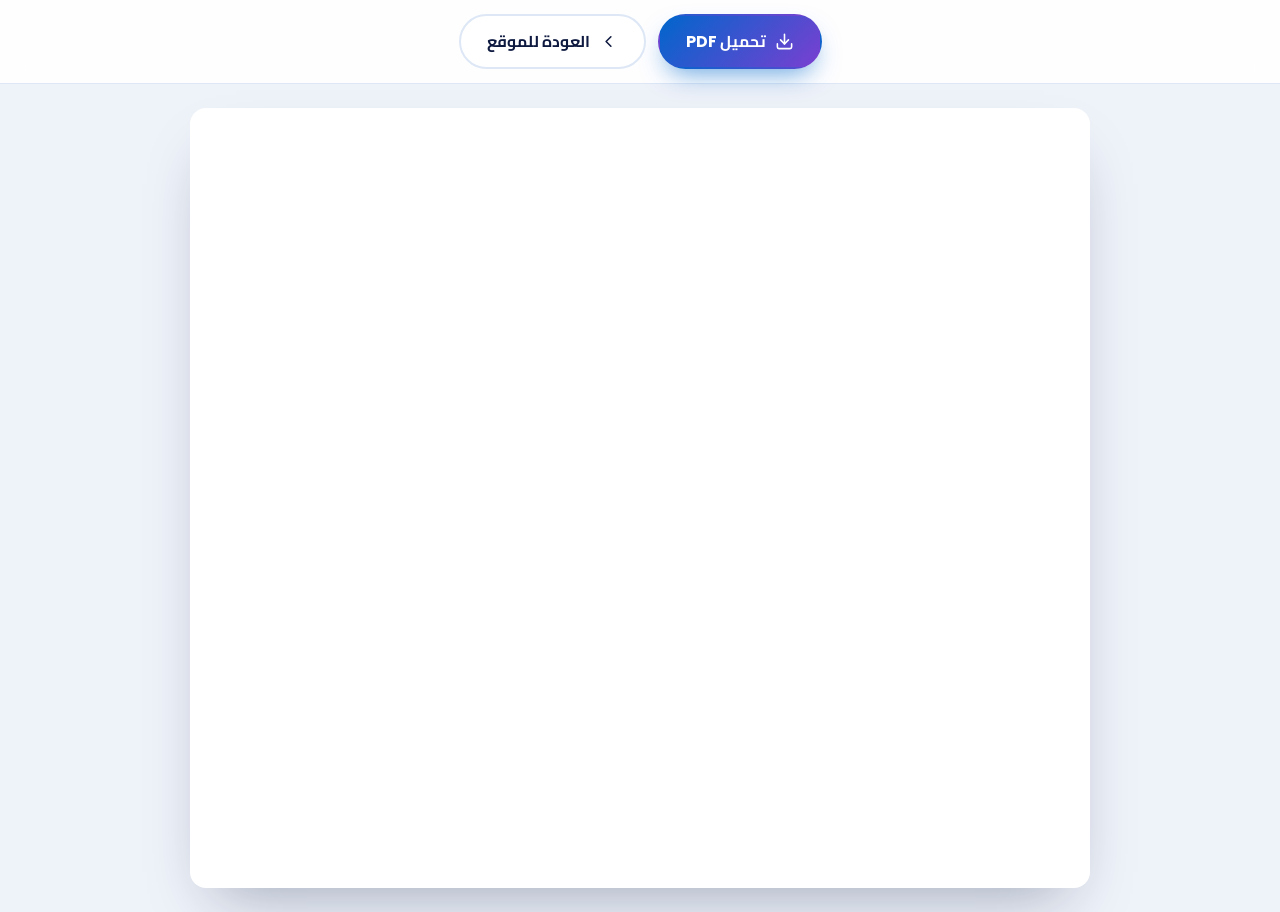
<file: cv.html>
<!DOCTYPE html>
<html lang="ar" dir="rtl">
<head>
  <meta charset="UTF-8" />
  <meta name="viewport" content="width=device-width, initial-scale=1.0" />
  <title>السيرة الذاتية | إسلام داود — مصمم ومطور مواقع وتطبيقات</title>
  <meta name="description" content="السيرة الذاتية لإسلام داود: مصمم ومطور مواقع وتطبيقات متخصص في تطوير المواقع والمتاجر الإلكترونية والتسويق الرقمي." />
  <meta name="robots" content="index, follow" />
  <link rel="canonical" href="https://islam-dawod.github.io/cv.html" />
  <link rel="icon" type="image/svg+xml" href="favicon.svg?v=1" />
  <link rel="icon" type="image/png" sizes="32x32" href="favicon-32x32.png?v=1" />
  <link rel="shortcut icon" href="favicon.ico?v=1" />
  <link rel="preconnect" href="https://fonts.googleapis.com" />
  <link rel="preconnect" href="https://fonts.gstatic.com" crossorigin />
  <link href="https://fonts.googleapis.com/css2?family=Cairo:wght@400;500;600;700;800&family=Poppins:wght@400;500;600;700;800&family=Tajawal:wght@400;500;700&display=swap" rel="stylesheet" />
  <style>
    :root {
      --text: #0f1a40;
      --muted: #5a6a88;
      --primary: #0066cc;
      --primary-2: #7a3fd1;
      --grad: linear-gradient(135deg, #0066cc, #7a3fd1);
      --border: #dde7f5;
      --bg-alt: #f7faff;
      --sans: "Poppins", "Cairo", "Tajawal", system-ui, sans-serif;
    }
    * { box-sizing: border-box; }
    body {
      margin: 0;
      background: #eef2f9;
      font-family: var(--sans);
      -webkit-font-smoothing: antialiased;
    }

    /* Toolbar */
    .toolbar {
      position: sticky;
      top: 0;
      z-index: 10;
      display: flex;
      justify-content: center;
      gap: 12px;
      padding: 14px;
      background: rgba(255, 255, 255, .92);
      backdrop-filter: blur(12px);
      border-bottom: 1px solid var(--border);
    }
    .tb-btn {
      display: inline-flex;
      align-items: center;
      gap: 9px;
      font-family: inherit;
      font-weight: 700;
      font-size: .98rem;
      border: 2px solid transparent;
      border-radius: 999px;
      padding: 11px 26px;
      cursor: pointer;
      text-decoration: none;
      transition: transform .2s, box-shadow .2s, background .2s, color .2s;
    }
    .tb-btn svg { width: 19px; height: 19px; }
    .tb-primary {
      background: var(--grad);
      color: #fff;
      box-shadow: 0 12px 26px -8px rgba(0, 102, 204, .6);
    }
    .tb-primary:hover {
      transform: translateY(-2px);
      box-shadow: 0 18px 34px -10px rgba(122, 63, 209, .6);
    }
    .tb-ghost {
      background: #fff;
      border-color: var(--border);
      color: var(--text);
    }
    .tb-ghost:hover {
      border-color: var(--primary);
      color: var(--primary);
    }

    /* PDF Container */
    .pdf-wrap {
      max-width: 900px;
      margin: 24px auto;
      background: #fff;
      border-radius: 16px;
      overflow: hidden;
      box-shadow: 0 30px 60px -25px rgba(15, 26, 64, .35);
    }
    .pdf-frame {
      width: 100%;
      height: calc(100vh - 120px);
      min-height: 600px;
      border: none;
      display: block;
    }

    /* Fallback for browsers that block PDF embedding */
    .pdf-fallback {
      display: none;
      text-align: center;
      padding: 60px 24px;
    }
    .pdf-fallback h2 {
      font-size: 1.3rem;
      color: var(--text);
      margin: 0 0 12px;
    }
    .pdf-fallback p {
      color: var(--muted);
      margin: 0 0 24px;
    }

    @media (max-width: 640px) {
      .toolbar { gap: 8px; padding: 10px 12px; }
      .tb-btn { padding: 9px 18px; font-size: .9rem; }
      .pdf-wrap { margin: 0; border-radius: 0; }
      .pdf-frame { height: calc(100vh - 100px); min-height: 500px; }
    }

    @media print {
      .toolbar { display: none; }
      .pdf-wrap { margin: 0; box-shadow: none; border-radius: 0; }
      .pdf-frame { height: auto; min-height: 100vh; }
    }
  </style>
</head>
<body>

  <div class="toolbar">
    <a class="tb-btn tb-primary" href="IslamDaoud_CV.pdf" download="Islam_Daoud_CV.pdf">
      <svg viewBox="0 0 24 24" fill="none" stroke="currentColor" stroke-width="2" stroke-linecap="round" stroke-linejoin="round"><path d="M21 15v4a2 2 0 0 1-2 2H5a2 2 0 0 1-2-2v-4"/><polyline points="7 10 12 15 17 10"/><line x1="12" y1="15" x2="12" y2="3"/></svg>
      تحميل PDF
    </a>
    <a class="tb-btn tb-ghost" href="index.html">
      <svg viewBox="0 0 24 24" fill="none" stroke="currentColor" stroke-width="2" stroke-linecap="round" stroke-linejoin="round"><path d="m15 18-6-6 6-6"/></svg>
      العودة للموقع
    </a>
  </div>

  <div class="pdf-wrap">
    <iframe class="pdf-frame" id="pdfFrame"
      src="https://docs.google.com/viewer?url=https://islam-dawod.github.io/IslamDaoud_CV.pdf&embedded=true"
      frameborder="0" allowfullscreen>
    </iframe>
    <noscript>
      <div style="text-align:center;padding:60px 24px;">
        <h2 style="color:var(--text);">السيرة الذاتية</h2>
        <p style="color:var(--muted);">يرجى تحميل الملف من الزر أعلاه.</p>
      </div>
    </noscript>
  </div>

  <script>
    /* Fallback: if Google Viewer fails, redirect to raw PDF */
    var frame = document.getElementById('pdfFrame');
    if (frame) {
      frame.onerror = function() {
        window.location.href = 'IslamDaoud_CV.pdf';
      };
    }
  </script>

</body>
</html>
</file>
<file: styles.css>
:root {
  --bg: #ffffff;
  --bg-alt: #f7faff;        /* light blue tint */
  --surface: #ffffff;
  --surface-2: #eef4ff;
  --border: #dde7f5;
  --border-strong: #a2b6df;
  --text: #0f1a40;          /* deep navy */
  --muted: #5a6a88;         /* slate */
  --primary: #0066cc;       /* bright blue */
  --primary-2: #7a3fd1;     /* purple */
  --accent: #5d4d9e;
  --grad: linear-gradient(135deg, #0066cc, #7a3fd1);
  --shadow: 0 20px 60px rgba(192, 198, 211, 0.28);
  --shadow-sm: 0 10px 24px rgba(41, 51, 61, 0.08);
  --radius: 14px;
  --maxw: 1160px;
  --sans: "Poppins", "Cairo", "Tajawal", system-ui, sans-serif;
}

* { box-sizing: border-box; }
html { scroll-behavior: smooth; }

body {
  margin: 0;
  font-family: var(--sans);
  background: var(--bg);
  color: var(--text);
  line-height: 1.85;
  -webkit-font-smoothing: antialiased;
  overflow-x: hidden;
}

h1, h2, h3 { font-family: var(--sans); line-height: 1.3; margin: 0; font-weight: 800; }
a { color: inherit; text-decoration: none; }
.container { width: 100%; max-width: var(--maxw); margin: 0 auto; padding: 0 24px; }

/* Buttons */
.btn {
  display: inline-flex;
  align-items: center;
  justify-content: center;
  gap: 10px;
  font-family: inherit;
  font-weight: 700;
  font-size: 1rem;
  border: 2px solid transparent;
  border-radius: 999px;
  padding: 13px 30px;
  cursor: pointer;
  transition: transform .2s ease, box-shadow .2s ease, background .2s ease, color .2s ease;
}
.btn:hover { transform: translateY(-2px); }
.btn-lg { padding: 15px 36px; font-size: 1.05rem; }
.btn-sm { padding: 9px 22px; font-size: .95rem; }
.btn-block { width: 100%; }
.btn-primary {
  background: var(--grad);
  color: #fff;
  box-shadow: 0 12px 26px -8px rgba(0, 102, 204, .6);
}
.btn-primary:hover { box-shadow: 0 18px 34px -10px rgba(122, 63, 209, .6); }
.btn-ghost { background: #fff; border-color: var(--border); color: var(--text); }
.btn-ghost:hover { border-color: var(--primary); color: var(--primary); }

/* Header */
.site-header {
  position: sticky;
  top: 0;
  z-index: 50;
  background: rgba(255, 255, 255, .88);
  backdrop-filter: blur(14px);
  border-bottom: 1px solid var(--border);
}
.header-inner { display: flex; align-items: center; justify-content: space-between; height: 76px; }
.logo { display: flex; align-items: center; gap: 12px; font-weight: 800; }
.logo-mark {
  display: grid;
  place-items: center;
  width: 44px; height: 44px;
  border-radius: 12px;
  background: var(--grad);
  color: #fff;
  font-weight: 800;
  letter-spacing: .5px;
}
.logo-mark.small { width: 38px; height: 38px; font-size: .9rem; }
.logo-text { font-size: 1.3rem; font-weight: 800; }
.nav { display: flex; align-items: center; gap: 28px; }
.nav a { color: var(--muted); font-weight: 600; transition: color .2s; }
.nav a:hover { color: var(--primary); }
.nav .nav-cta { color: #fff; }
.nav .nav-cta:hover { color: #fff; }

.header-actions { display: flex; align-items: center; gap: 12px; }
.lang-toggle {
  font-family: inherit; font-weight: 700; font-size: .85rem;
  color: var(--primary);
  background: rgba(0, 102, 204, .08);
  border: 1px solid var(--border);
  border-radius: 999px;
  padding: 7px 14px; min-width: 44px;
  cursor: pointer;
  transition: background .2s ease, color .2s ease, border-color .2s ease;
}
.lang-toggle:hover { background: var(--grad); color: #fff; border-color: transparent; }

/* English (LTR) mode: allow long headings to wrap */
html[lang="en"] .section-head h2,
html[lang="en"] .contact-inner h2 { white-space: normal; }

.nav-toggle { display: none; flex-direction: column; gap: 5px; background: none; border: 0; cursor: pointer; padding: 8px; }
.nav-toggle span { width: 25px; height: 2px; background: var(--text); border-radius: 2px; transition: .25s; }

/* Hero */
.hero { position: relative; padding: 90px 0 80px; overflow: hidden; background: var(--bg-alt); }
.hero-bg {
  position: absolute; inset: 0; z-index: 0;
  background:
    radial-gradient(45% 45% at 85% 12%, rgba(122, 63, 209, .14), transparent 70%),
    radial-gradient(40% 40% at 10% 20%, rgba(0, 102, 204, .12), transparent 70%);
}
/* soft dotted texture */
.hero-bg::after {
  content: ""; position: absolute; inset: 0;
  background-image: radial-gradient(rgba(15, 26, 64, .07) 1px, transparent 1px);
  background-size: 26px 26px;
  -webkit-mask-image: radial-gradient(70% 60% at 50% 30%, #000, transparent 75%);
  mask-image: radial-gradient(70% 60% at 50% 30%, #000, transparent 75%);
}
/* floating gradient blob */
.hero-bg::before {
  content: ""; position: absolute;
  width: 420px; height: 420px;
  top: -120px; inset-inline-start: -100px;
  background: var(--grad);
  filter: blur(90px); opacity: .16;
  border-radius: 50%;
  animation: blobFloat 14s ease-in-out infinite;
}
@keyframes blobFloat {
  0%, 100% { transform: translate(0, 0) scale(1); }
  50% { transform: translate(40px, 60px) scale(1.12); }
}
.hero-inner {
  position: relative; z-index: 1;
  display: grid;
  grid-template-columns: 1.15fr .85fr;
  align-items: center;
  gap: 56px;
}
.hero-text { min-width: 0; }

/* Availability status pill */
.hero-status {
  display: flex; width: fit-content; align-items: center; gap: 9px;
  font-size: .9rem; font-weight: 700; color: #0a7d4b;
  background: rgba(16, 185, 129, .1);
  border: 1px solid rgba(16, 185, 129, .28);
  padding: 6px 16px; border-radius: 999px;
  margin-bottom: 16px;
}
.hero-status .dot {
  width: 9px; height: 9px; border-radius: 50%; background: #10b981;
  box-shadow: 0 0 0 0 rgba(16, 185, 129, .6);
  animation: pulseDot 2s ease-out infinite;
}
@keyframes pulseDot {
  0% { box-shadow: 0 0 0 0 rgba(16, 185, 129, .6); }
  70% { box-shadow: 0 0 0 10px rgba(16, 185, 129, 0); }
  100% { box-shadow: 0 0 0 0 rgba(16, 185, 129, 0); }
}

/* Gradient accent on the name (animated shimmer) */
.hero-title .grad {
  background: linear-gradient(90deg, #0066cc, #7a3fd1, #22a7ff, #0066cc);
  background-size: 250% auto;
  -webkit-background-clip: text; background-clip: text; color: transparent;
  animation: shimmer 5s linear infinite;
}
@keyframes shimmer { to { background-position: 250% center; } }

/* Entrance animations */
.hero-text > * { opacity: 0; animation: heroUp .7s ease forwards; }
.hero-text > *:nth-child(1) { animation-delay: .05s; }
.hero-text > *:nth-child(2) { animation-delay: .15s; }
.hero-text > *:nth-child(3) { animation-delay: .25s; }
.hero-text > *:nth-child(4) { animation-delay: .35s; }
.hero-text > *:nth-child(5) { animation-delay: .45s; }
.hero-portrait { animation: heroIn .8s .2s ease both; }
@keyframes heroUp { from { opacity: 0; transform: translateY(18px); } to { opacity: 1; transform: none; } }
@keyframes heroIn { from { opacity: 0; transform: translateY(24px) scale(.96); } to { opacity: 1; transform: none; } }

.eyebrow {
  display: inline-block;
  color: var(--primary);
  font-weight: 700;
  margin: 0 0 18px;
  padding: 7px 18px;
  border-radius: 999px;
  background: rgba(0, 102, 204, .08);
  border: 1px solid var(--border);
  font-size: .92rem;
}
.hero-title {
  font-size: clamp(2.6rem, 6.5vw, 4.4rem);
  font-weight: 800;
  color: var(--text);
  margin-bottom: 20px;
  letter-spacing: -.01em;
}
.hero-lead { font-size: 1.22rem; color: var(--text); margin: 0 0 14px; font-weight: 500; }
.hero-sub { font-size: 1.05rem; color: var(--muted); margin: 0 0 34px; }
.hero-actions { display: flex; gap: 14px; flex-wrap: wrap; }

.hero-portrait { margin: 0; position: relative; }
/* morphing water-droplet glow behind the photo */
.hero-portrait::before {
  content: ""; position: absolute; inset: -24px; z-index: 0;
  background: var(--grad); opacity: .32; filter: blur(28px);
  border-radius: 46% 54% 60% 40% / 47% 42% 58% 53%;
  animation: blobMorph 9s ease-in-out infinite;
}
/* circular photo with animated torn/droplet edges */
.hero-portrait img {
  position: relative; z-index: 1;
  width: 100%; aspect-ratio: 1 / 1; object-fit: cover;
  display: block;
  border: 5px solid #fff;
  border-radius: 46% 54% 60% 40% / 47% 42% 58% 53%;
  box-shadow: var(--shadow);
  animation: blobMorph 9s ease-in-out infinite, portraitFloat 6s ease-in-out infinite;
}
@keyframes blobMorph {
  0%, 100% { border-radius: 46% 54% 60% 40% / 47% 42% 58% 53%; }
  25% { border-radius: 60% 40% 50% 50% / 55% 55% 45% 45%; }
  50% { border-radius: 40% 60% 44% 56% / 42% 48% 52% 58%; }
  75% { border-radius: 56% 44% 62% 38% / 58% 40% 60% 42%; }
}
@keyframes portraitFloat {
  0%, 100% { transform: translateY(0); }
  50% { transform: translateY(-12px); }
}
/* Floating info chips around the portrait */
.float-chip {
  position: absolute; z-index: 2;
  display: inline-flex; align-items: center; gap: 8px;
  background: #fff; color: var(--text);
  font-weight: 700; font-size: .9rem; white-space: nowrap;
  padding: 9px 15px; border-radius: 14px;
  border: 1px solid var(--border);
  box-shadow: var(--shadow-sm);
  animation: chipFloat 5s ease-in-out infinite;
}
.float-chip .ci {
  display: grid; place-items: center;
  width: 28px; height: 28px; border-radius: 8px; font-size: 1rem;
  background: linear-gradient(135deg, rgba(0,102,204,.14), rgba(122,63,209,.16));
}
.float-chip.chip-1 { top: 16px; inset-inline-start: -22px; animation-delay: .2s; }
.float-chip.chip-2 { top: 42%; inset-inline-end: -90px; animation-delay: 1.0s; }
.float-chip.chip-3 { bottom: 14px; inset-inline-start: 12px; animation-delay: 1.8s; }
@keyframes chipFloat {
  0%, 100% { transform: translateY(0); }
  50% { transform: translateY(-10px); }
}

/* Sections */
.section { padding: 90px 0; }
.section-alt { background: var(--bg-alt); }
.section-head { text-align: center; max-width: 660px; margin: 0 auto 56px; }
.kicker {
  display: inline-block;
  color: var(--primary);
  font-weight: 700;
  font-size: .95rem;
  padding: 6px 16px;
  border-radius: 999px;
  background: rgba(0, 102, 204, .08);
  border: 1px solid var(--border);
}
.section-head h2 { font-size: clamp(1.9rem, 4vw, 2.7rem); margin: 16px 0 12px; white-space: nowrap; }
.section-head p { color: var(--muted); margin: 0; font-size: 1.1rem; }
@media (max-width: 768px) { .section-head h2 { white-space: normal; } }

/* About */
.about-inner {
  display: grid;
  grid-template-columns: .9fr 1.1fr;
  align-items: center;
  gap: 60px;
}
.about-photo { margin: 0; position: relative; }
.about-photo::before {
  content: ""; position: absolute; inset: -14px;
  background: var(--grad); border-radius: 24px; opacity: .16; z-index: 0;
}
.about-photo img {
  position: relative; z-index: 1;
  width: 100%; aspect-ratio: 4 / 3; object-fit: cover;
  display: block; border-radius: 18px; box-shadow: var(--shadow);
}
.about-text .kicker { margin-bottom: 4px; }
.about-text h2 { font-size: clamp(1.8rem, 3.8vw, 2.5rem); margin: 16px 0 18px; }
.about-text p { color: var(--muted); margin: 0 0 16px; font-size: 1.06rem; }
.about-text .btn { margin-top: 10px; }

/* Service cards */
.cards { display: grid; grid-template-columns: repeat(auto-fit, minmax(320px, 1fr)); gap: 26px; }
.card {
  background: var(--surface);
  border: 1px solid var(--border);
  border-radius: var(--radius);
  padding: 34px 30px;
  box-shadow: var(--shadow-sm);
  transition: transform .22s ease, box-shadow .22s ease, border-color .22s ease;
}
.card:hover { transform: translateY(-6px); box-shadow: var(--shadow); border-color: #bcd2f4; }
.card-icon {
  width: 62px; height: 62px;
  display: grid; place-items: center;
  font-size: 1.8rem;
  border-radius: 16px;
  background: linear-gradient(135deg, rgba(0, 102, 204, .12), rgba(122, 63, 209, .14));
  margin-bottom: 20px;
}
.card h3 { font-size: 1.3rem; margin-bottom: 12px; font-weight: 700; }
.card p { color: var(--muted); margin: 0; font-size: 1rem; }

/* Features (why choose me) */
.features { display: grid; grid-template-columns: repeat(auto-fit, minmax(320px, 1fr)); grid-auto-rows: 1fr; gap: 24px; counter-reset: feat; }
.feature {
  position: relative;
  counter-increment: feat;
  background: var(--surface);
  border: 1px solid var(--border);
  border-radius: 20px;
  padding: 34px 30px;
  box-shadow: var(--shadow-sm);
  overflow: hidden;
  transition: transform .3s ease, box-shadow .3s ease, background .3s ease, border-color .3s ease;
}
/* gradient top bar grows on hover */
.feature::after {
  content: ""; position: absolute; top: 0; inset-inline-start: 0;
  height: 4px; width: 0; background: var(--grad);
  transition: width .35s ease;
}
.feature:hover::after { width: 100%; }
/* large decorative number watermark */
.feature-num {
  position: absolute; top: 14px; inset-inline-end: 22px;
  width: auto; height: auto; margin: 0;
  font-size: 3.4rem; font-weight: 800; line-height: 1;
  background: var(--grad);
  -webkit-background-clip: text; background-clip: text;
  -webkit-text-fill-color: transparent; color: transparent;
  opacity: .16; pointer-events: none;
  transition: opacity .3s ease, -webkit-text-fill-color .3s ease;
}
.feature h3 { font-size: 1.3rem; margin: 8px 0 10px; font-weight: 700; transition: color .3s ease; }
.feature p { color: var(--muted); margin: 0; transition: color .3s ease; }

/* fill with gradient on hover */
.feature:hover {
  transform: translateY(-8px);
  background: var(--grad);
  border-color: transparent;
  box-shadow: 0 26px 46px -16px rgba(79, 107, 255, .55);
}
.feature:hover h3, .feature:hover p { color: #fff; }
.feature:hover .feature-num { opacity: .4; -webkit-text-fill-color: #fff; color: #fff; }

/* Portfolio */
.portfolio-grid { display: grid; grid-template-columns: repeat(auto-fit, minmax(330px, 1fr)); gap: 28px; }
.work {
  display: flex;
  flex-direction: column;
  background: var(--surface);
  border: 1px solid var(--border);
  border-radius: var(--radius);
  overflow: hidden;
  box-shadow: var(--shadow-sm);
  transition: transform .25s ease, box-shadow .25s ease;
}
.work:hover { transform: translateY(-6px); box-shadow: var(--shadow); }
.work-thumb { position: relative; aspect-ratio: 3 / 2; overflow: hidden; background: var(--surface-2); }
.work-thumb img { width: 100%; height: 100%; object-fit: cover; display: block; transition: transform .5s ease; }
.work:hover .work-thumb img { transform: scale(1.05); }
.work-body { padding: 22px 24px 26px; }
.work-tag {
  display: inline-block;
  font-size: .82rem;
  font-weight: 700;
  color: var(--primary);
  background: rgba(0, 102, 204, .08);
  border: 1px solid var(--border);
  padding: 4px 12px;
  border-radius: 999px;
  margin-bottom: 12px;
}
.work-body h3 { font-size: 1.3rem; margin-bottom: 8px; font-weight: 700; }
.work-body p { color: var(--muted); margin: 0; font-size: 1rem; }
.portfolio-note { text-align: center; color: var(--muted); margin: 40px 0 0; font-size: .95rem; }
.portfolio-note code {
  background: var(--surface-2);
  border: 1px solid var(--border);
  border-radius: 6px;
  padding: 2px 9px;
  direction: ltr;
  display: inline-block;
}

/* Contact — elegant dark */
.contact {
  position: relative; overflow: hidden;
  color: #fff;
  background:
    radial-gradient(55% 60% at 50% -12%, rgba(122, 63, 209, .30), transparent 70%),
    radial-gradient(45% 55% at 88% 108%, rgba(0, 102, 204, .28), transparent 70%),
    linear-gradient(160deg, #182452 0%, #0d1533 100%);
}
/* subtle dotted texture */
.contact::before {
  content: ""; position: absolute; inset: 0; z-index: 0; opacity: .6;
  background-image: radial-gradient(rgba(255, 255, 255, .06) 1px, transparent 1px);
  background-size: 24px 24px;
  -webkit-mask-image: radial-gradient(70% 65% at 50% 40%, #000, transparent 78%);
  mask-image: radial-gradient(70% 65% at 50% 40%, #000, transparent 78%);
}
/* glowing gradient hairline at the top */
.contact::after {
  content: ""; position: absolute; top: 0; inset-inline: 0; height: 1px; z-index: 1;
  background: linear-gradient(90deg, transparent, rgba(122, 63, 209, .7), rgba(0, 102, 204, .7), transparent);
}
/* Single centered column */
.contact-inner { position: relative; z-index: 2; max-width: 720px; margin: 0 auto; text-align: center; }
.contact-avatar { position: relative; margin: 0 auto 26px; width: 118px; height: 118px; }
.contact-avatar::before {
  content: ""; position: absolute; inset: -6px; z-index: 0;
  border-radius: 50%; background: var(--grad); opacity: .6; filter: blur(10px);
}
.contact-avatar img {
  position: relative; z-index: 1;
  width: 100%; height: 100%; object-fit: cover; border-radius: 50%;
  border: 3px solid rgba(255, 255, 255, .85);
  box-shadow: 0 12px 30px -10px rgba(0, 0, 0, .5);
}
.contact .kicker { color: #dbe6ff; background: rgba(255, 255, 255, .08); border-color: rgba(255, 255, 255, .18); }
.contact-inner h2 { font-size: clamp(1.6rem, 4.2vw, 2.7rem); margin: 18px 0 18px; color: #fff; white-space: nowrap; }
@media (max-width: 560px) { .contact-inner h2 { white-space: normal; } }
.contact-lead { color: #b9c4e0; margin: 0 auto 34px; font-size: 1.12rem; max-width: 620px; }

.contact-actions { display: flex; justify-content: center; flex-wrap: wrap; gap: 16px; }
.contact-actions .btn svg { width: 20px; height: 20px; flex: none; }
.contact .btn-ghost { background: rgba(255, 255, 255, .04); color: #fff; border-color: rgba(255, 255, 255, .35); }
.contact .btn-ghost:hover { background: #fff; color: var(--text); border-color: #fff; }

/* phone + email */
.contact-details { display: flex; justify-content: center; flex-wrap: wrap; gap: 14px 30px; margin-top: 26px; }
.cd-item { display: inline-flex; align-items: center; gap: 10px; color: #cdd6ec; font-weight: 600; font-size: 1.02rem; transition: color .2s ease; }
.cd-item svg { width: 20px; height: 20px; flex: none; color: #8fa4d8; transition: color .2s ease; }
.cd-item span { direction: ltr; }
.cd-item:hover, .cd-item:hover svg { color: #fff; }

/* social */
.social { list-style: none; display: flex; justify-content: center; flex-wrap: wrap; gap: 14px; margin: 46px 0 0; padding: 0; }
.social a {
  display: grid; place-items: center;
  width: 50px; height: 50px;
  background: rgba(255, 255, 255, .05);
  border: 1px solid rgba(255, 255, 255, .22);
  border-radius: 50%;
  color: #fff;
  transition: background .25s ease, border-color .25s ease, transform .25s ease;
}
.social a:hover { background: var(--grad); border-color: transparent; transform: translateY(-3px); }
.social svg { width: 20px; height: 20px; }

/* Back to top button */
.back-top {
  position: relative;
  display: grid; place-items: center;
  width: 68px; height: 68px; margin: 42px auto 0;
  border-radius: 50%;
  background: var(--grad); color: #fff;
  box-shadow: 0 16px 34px -8px rgba(79, 107, 255, .6);
  transition: transform .25s ease, box-shadow .25s ease;
}
.back-top::before {
  content: ""; position: absolute; inset: 0; z-index: -1;
  border-radius: 50%; background: var(--grad); opacity: .5;
  animation: backTopPulse 2.4s ease-out infinite;
}
.back-top svg { width: 32px; height: 32px; animation: arrowBounce 2s cubic-bezier(.45, 0, .4, 1) infinite; }
.back-top:hover { transform: translateY(-6px); box-shadow: 0 22px 40px -8px rgba(122, 63, 209, .7); }
.back-top:hover svg { animation-duration: 1s; }
@keyframes arrowBounce {
  0%, 15% { transform: translateY(0); }
  45% { transform: translateY(-10px); }
  70%, 100% { transform: translateY(0); }
}
@keyframes backTopPulse {
  0% { transform: scale(1); opacity: .5; }
  70% { transform: scale(1.6); opacity: 0; }
  100% { opacity: 0; }
}

/* Footer */
.site-footer { border-top: 1px solid var(--border); padding: 40px 0; background: var(--bg); }
.footer-inner { display: flex; align-items: center; justify-content: space-between; gap: 22px; flex-wrap: wrap; }
.footer-inner strong { font-size: 1.15rem; margin-inline-start: 10px; }
.footer-inner > div { display: flex; align-items: center; flex-wrap: wrap; }
.footer-inner p { color: var(--muted); margin: 6px 0 0; font-size: .92rem; width: 100%; }
.copy { color: var(--muted); font-size: .9rem; }

/* Responsive */
@media (max-width: 900px) {
  .hero-inner { grid-template-columns: 1fr; gap: 44px; }
  .hero-portrait { max-width: 360px; margin-inline: auto; }
  .about-inner { grid-template-columns: 1fr; gap: 38px; }
  .about-photo { order: -1; max-width: 480px; }
  .float-chip { display: none; }
}
@media (max-width: 720px) {
  .nav {
    position: fixed;
    inset-block-start: 76px;
    inset-inline: 0;
    flex-direction: column;
    gap: 0;
    background: #fff;
    border-bottom: 1px solid var(--border);
    padding: 10px 24px 22px;
    transform: translateY(-160%);
    transition: transform .28s ease;
    box-shadow: var(--shadow-sm);
  }
  .nav.open { transform: translateY(0); }
  .nav a { width: 100%; padding: 13px 0; border-bottom: 1px solid var(--border); }
  .nav .nav-cta { margin-top: 12px; text-align: center; color: #fff; }
  .nav-toggle { display: flex; }
  .nav-toggle.open span:nth-child(1) { transform: translateY(7px) rotate(45deg); }
  .nav-toggle.open span:nth-child(2) { opacity: 0; }
  .nav-toggle.open span:nth-child(3) { transform: translateY(-7px) rotate(-45deg); }
}

/* Reveal on scroll */
.reveal { opacity: 0; transform: translateY(24px); transition: opacity .6s ease, transform .6s ease; }
.reveal.visible { opacity: 1; transform: none; }
/* Reveal variants */
.section-head.reveal { transform: translateY(28px); }
.work.reveal { transform: translateY(28px) scale(.98); }
.work.reveal.visible { transform: none; }

/* Scroll progress bar */
.scroll-progress {
  position: fixed; top: 0; inset-inline-start: 0;
  height: 3px; width: 0;
  background: var(--grad);
  z-index: 100;
  transition: width .1s linear;
}

/* Floating WhatsApp button (fixed on the bottom-right, site-wide) */
.wa-fab {
  position: fixed;
  bottom: 22px; right: 22px;
  z-index: 90;
  width: 58px; height: 58px;
  display: grid; place-items: center;
  border-radius: 50%;
  background: #25d366; color: #fff;
  box-shadow: 0 12px 28px -8px rgba(37, 211, 102, .65);
  transition: transform .25s ease, box-shadow .25s ease;
}
.wa-fab svg { width: 30px; height: 30px; }
.wa-fab:hover { transform: scale(1.08); box-shadow: 0 16px 34px -8px rgba(37, 211, 102, .8); }
.wa-fab::before {
  content: ""; position: absolute; inset: 0; z-index: -1;
  border-radius: 50%; background: #25d366; opacity: .55;
  animation: waPulse 2.2s ease-out infinite;
}
@keyframes waPulse {
  0% { transform: scale(1); opacity: .55; }
  70% { transform: scale(1.7); opacity: 0; }
  100% { opacity: 0; }
}
@media (max-width: 600px) {
  .wa-fab { width: 52px; height: 52px; bottom: 16px; right: 16px; }
  .wa-fab svg { width: 27px; height: 27px; }
}

/* Header shadow once scrolled */
.site-header.scrolled { box-shadow: 0 8px 30px -14px rgba(15, 26, 64, .25); }

/* Micro-interactions */
.card-icon { transition: transform .28s ease; }
.card:hover .card-icon { transform: translateY(-3px) rotate(-6deg) scale(1.06); }

/* Button shine sweep */
.btn-primary { position: relative; overflow: hidden; }
.btn-primary::after {
  content: ""; position: absolute; top: 0; inset-inline-start: -120%;
  width: 60%; height: 100%; transform: skewX(-20deg);
  background: linear-gradient(90deg, transparent, rgba(255,255,255,.35), transparent);
  transition: inset-inline-start .6s ease;
}
.btn-primary:hover::after { inset-inline-start: 130%; }

/* TEXT ANIMATION — underline draws under section headings on reveal */
.section-head h2 { position: relative; }
.section-head h2::after {
  content: ""; display: block;
  width: 72px; height: 4px; margin: 16px auto 0;
  background: var(--grad); border-radius: 2px;
  transform: scaleX(0); transform-origin: center;
  transition: transform .6s ease .25s;
}
.section-head.visible h2::after { transform: scaleX(1); }
.contact-inner h2 { position: relative; }
.contact-inner h2::after {
  content: ""; display: block;
  width: 72px; height: 4px; margin: 18px auto 0;
  background: var(--grad); border-radius: 2px;
  transform: scaleX(0); transform-origin: center;
  transition: transform .6s ease .25s;
}
.contact-inner.visible h2::after { transform: scaleX(1); }

/* IMAGE ANIMATION — reveal wipe + hover overlay/zoom on portfolio */
.work-thumb { position: relative; }
.work-thumb::after {
  content: ""; position: absolute; inset: 0; z-index: 1;
  background: linear-gradient(to top, rgba(15, 26, 64, .45), transparent 55%);
  opacity: 0; transition: opacity .35s ease;
}
.work:hover .work-thumb::after { opacity: 1; }
.work .work-thumb img { transition: transform .6s ease, clip-path .7s ease .1s; }
.work.reveal .work-thumb img { clip-path: inset(0 0 0 100%); }
.work.reveal.visible .work-thumb img { clip-path: inset(0 0 0 0); }

/* Respect reduced-motion only for continuous/looping decorative motion.
   One-time reveals, underlines, image wipes and entrances stay active. */
@media (prefers-reduced-motion: reduce) {
  .hero-bg::before,
  .hero-status .dot,
  .hero-title .grad,
  .wa-fab::before,
  .back-top::before {
    animation: none !important;
  }
}

/* ===== Consultation modal ===== */
.modal { position: fixed; inset: 0; z-index: 120; display: grid; place-items: center; padding: 20px; }
.modal[hidden] { display: none; }
.modal-overlay { position: absolute; inset: 0; background: rgba(9, 14, 33, .6); backdrop-filter: blur(4px); animation: fadeIn .25s ease; }
.modal-box {
  position: relative; z-index: 1;
  width: 100%; max-width: 460px; max-height: 92vh; overflow-y: auto;
  background: #fff; color: var(--text);
  border-radius: 20px; padding: 34px 30px 30px;
  box-shadow: 0 30px 70px -20px rgba(0,0,0,.5);
  animation: popIn .28s cubic-bezier(.2,.8,.3,1);
}
@keyframes fadeIn { from { opacity: 0; } to { opacity: 1; } }
@keyframes popIn { from { opacity: 0; transform: translateY(16px) scale(.96); } to { opacity: 1; transform: none; } }
.modal-close {
  position: absolute; inset-inline-end: 16px; top: 14px;
  width: 36px; height: 36px; border-radius: 50%;
  border: 1px solid var(--border); background: var(--bg-alt); color: var(--muted);
  font-size: 1.5rem; line-height: 1; cursor: pointer; transition: background .2s, color .2s;
}
.modal-close:hover { background: var(--primary); color: #fff; border-color: transparent; }
.modal-badge {
  display: inline-grid; place-items: center; width: 58px; height: 58px; border-radius: 16px;
  font-size: 1.7rem; margin-bottom: 14px;
  background: linear-gradient(135deg, rgba(0,102,204,.12), rgba(122,63,209,.16));
}
.modal-box h3 { font-size: 1.5rem; margin-bottom: 6px; }
.modal-sub { color: var(--muted); margin: 0 0 20px; font-size: 1rem; }
#consultForm { display: grid; gap: 14px; text-align: start; }
#consultForm .field { display: grid; gap: 6px; }
#consultForm label { font-size: .85rem; font-weight: 600; color: var(--muted); }
#consultForm input, #consultForm textarea {
  font-family: inherit; font-size: 1rem; color: var(--text);
  background: var(--bg-alt); border: 1px solid var(--border);
  border-radius: 10px; padding: 12px 14px; outline: none;
  transition: border-color .2s, box-shadow .2s;
}
#consultForm textarea { resize: vertical; }
#consultForm input:focus, #consultForm textarea:focus { border-color: var(--primary); box-shadow: 0 0 0 3px rgba(0,102,204,.15); }
#consultForm .btn { margin-top: 6px; }
.modal-thanks { text-align: center; padding: 16px 6px 6px; }
.thanks-ic {
  display: inline-grid; place-items: center; width: 74px; height: 74px; border-radius: 50%;
  font-size: 2.2rem; margin-bottom: 12px;
  background: rgba(16,185,129,.12); border: 1px solid rgba(16,185,129,.3);
}
.modal-thanks h3 { font-size: 1.6rem; margin-bottom: 8px; }
.modal-thanks p { color: var(--muted); margin: 0 0 22px; }
body.modal-open { overflow: hidden; }
@media (prefers-reduced-motion: reduce) {
  .modal-overlay, .modal-box { animation: none; }
}

/* Reduce empty space below the back-to-top arrow (last section) */
.contact { padding-bottom: 40px; }
.contact .back-top { margin-top: 34px; }

/* ===== Smaller typography & form on mobile ===== */
@media (max-width: 600px) {
  body { font-size: .94rem; line-height: 1.75; }
  .hero { padding: 54px 0 58px; }
  .hero-title { font-size: 2.15rem; }
  .hero-lead { font-size: 1.02rem; }
  .hero-sub { font-size: .95rem; }
  .eyebrow, .hero-status { font-size: .8rem; }
  .section { padding: 58px 0; }
  .section-head { margin-bottom: 38px; }
  .section-head h2, .contact-inner h2 { font-size: 1.5rem; }
  .section-head p { font-size: .98rem; }
  .card, .feature { padding: 24px 20px; border-radius: 16px; }
  .card h3, .feature h3, .work-body h3 { font-size: 1.12rem; }
  .card p, .feature p, .work-body p, .contact-lead { font-size: .93rem; }
  .kicker { font-size: .82rem; }
  .btn { font-size: .92rem; padding: 12px 20px; }
  .btn-lg { font-size: .96rem; padding: 13px 24px; }
  .feature-num { font-size: 2.6rem; }
  /* consultation modal / form */
  .modal { padding: 14px; }
  .modal-box { padding: 24px 18px 20px; border-radius: 16px; }
  .modal-box h3 { font-size: 1.25rem; }
  .modal-sub { font-size: .9rem; margin-bottom: 16px; }
  .modal-badge { width: 50px; height: 50px; font-size: 1.4rem; }
  #consultForm { gap: 11px; }
  #consultForm label { font-size: .82rem; }
  #consultForm input, #consultForm textarea { font-size: .92rem; padding: 10px 12px; }
  .modal-thanks h3 { font-size: 1.3rem; }
}

/* ===== Services cards — more attractive hover effects ===== */
.card { position: relative; overflow: hidden; transition: transform .3s ease, box-shadow .3s ease, border-color .3s ease; }
.card::before {
  content: ""; position: absolute; top: 0; inset-inline-start: 0;
  height: 4px; width: 0; background: var(--grad); z-index: 1;
  transition: width .4s ease;
}
.card:hover::before { width: 100%; }
.card::after {
  content: ""; position: absolute; inset: 0; z-index: 0; opacity: 0;
  background: radial-gradient(120% 80% at 100% 0%, rgba(122,63,209,.07), transparent 60%);
  transition: opacity .35s ease;
}
.card:hover::after { opacity: 1; }
.card > * { position: relative; z-index: 1; }
.card:hover { transform: translateY(-10px); box-shadow: 0 28px 50px -18px rgba(79,107,255,.45); border-color: transparent; }
.card-icon { transition: background .3s ease, transform .3s ease, box-shadow .3s ease; }
.card:hover .card-icon {
  background: var(--grad);
  transform: translateY(-4px) rotate(-6deg) scale(1.1);
  box-shadow: 0 12px 22px -6px rgba(122,63,209,.55);
}
.card h3 { transition: color .3s ease; }
.card:hover h3 { color: var(--primary); }

/* Services card titles on a single line */
.card h3 { font-size: 1.02rem; white-space: nowrap; }
@media (max-width: 600px) { .card h3 { font-size: .96rem; } }

/* ===== Mobile: hide "why" section + hero buttons side-by-side ===== */
@media (max-width: 600px) {
  #why { display: none; }
  .nav a[href="#why"] { display: none; }
  .hero-actions { flex-wrap: nowrap; gap: 10px; }
  .hero-actions .btn { flex: 1 1 0; min-width: 0; padding: 12px 8px; font-size: .85rem; white-space: nowrap; }
}

/* Raise the 'digital marketing' chip and keep it off the photo (stacked layout) */
@media (max-width: 900px) {
  .float-chip.chip-2 { bottom: auto; top: 22%; inset-inline-end: -165px; }
}
@media (max-width: 680px) {
  .float-chip.chip-2 { inset-inline-end: -80px; }
}

/* ===== For companies / hire full-time ===== */
#hire { padding: 80px 0; }
.hire-panel {
  position: relative;
  border-radius: 30px;
  padding: clamp(40px, 5vw, 66px) clamp(24px, 5vw, 68px);
  background: var(--grad);
  color: #fff;
  text-align: center;
  overflow: hidden;
  box-shadow: 0 34px 70px -26px rgba(122, 63, 209, .6);
}
.hire-glow {
  position: absolute; inset: 0; z-index: 0; pointer-events: none;
  background:
    radial-gradient(440px circle at 12% 15%, rgba(255,255,255,.22), transparent 60%),
    radial-gradient(440px circle at 88% 88%, rgba(255,255,255,.15), transparent 60%);
}
.hire-content { position: relative; z-index: 1; max-width: 760px; margin: 0 auto; }
.hire-badge {
  display: inline-flex; align-items: center; gap: 9px;
  background: rgba(255,255,255,.14); border: 1px solid rgba(255,255,255,.3);
  color: #fff; padding: 8px 18px; border-radius: 999px; font-weight: 600; font-size: .92rem;
}
.hire-badge .dot { width: 9px; height: 9px; border-radius: 50%; background: #7dffa8; animation: hirePulse 2s infinite; }
@keyframes hirePulse {
  0% { box-shadow: 0 0 0 0 rgba(125,255,168,.6); }
  70% { box-shadow: 0 0 0 10px rgba(125,255,168,0); }
  100% { box-shadow: 0 0 0 0 rgba(125,255,168,0); }
}
.hire-panel h2 { color: #fff; font-size: clamp(1.6rem, 3.6vw, 2.5rem); margin: 20px 0 16px; line-height: 1.35; }
.hire-content p { color: rgba(255,255,255,.92); font-size: 1.1rem; margin: 0 auto 26px; max-width: 640px; }
.hire-skills { list-style: none; padding: 0; margin: 0 0 34px; display: flex; flex-wrap: wrap; justify-content: center; gap: 10px; }
.hire-skills li { background: rgba(255,255,255,.12); border: 1px solid rgba(255,255,255,.24); padding: 8px 16px; border-radius: 12px; font-size: .95rem; font-weight: 500; }
.hire-actions { display: flex; flex-wrap: wrap; justify-content: center; gap: 16px; }
.hire-actions .btn { display: inline-flex; align-items: center; gap: 10px; }
.hire-actions .btn svg { width: 20px; height: 20px; flex: none; }
.hire-cv { background: #fff; color: var(--primary); border: 2px solid #fff; }
.hire-cv:hover { transform: translateY(-3px); box-shadow: 0 16px 32px -10px rgba(0,0,0,.4); }
.hire-contact { background: transparent; color: #fff; border: 2px solid rgba(255,255,255,.6); }
.hire-contact:hover { background: #fff; color: var(--primary); border-color: #fff; }
@media (max-width: 560px) {
  .hire-actions { flex-direction: column; }
  .hire-actions .btn { width: 100%; justify-content: center; }
}

/* "Hire me" nav button — gradient-border pill with briefcase icon */
.nav-cta-hire {
  color: var(--primary);
  font-weight: 700;
  border: 2px solid transparent;
  background: linear-gradient(#fff, #fff) padding-box, var(--grad) border-box;
  box-shadow: 0 6px 16px -8px rgba(122, 63, 209, .5);
}
.nav-cta-hire svg { width: 16px; height: 16px; flex: none; }
.nav-cta-hire:hover {
  color: #fff;
  background: var(--grad) padding-box, var(--grad) border-box;
  box-shadow: 0 12px 24px -8px rgba(122, 63, 209, .6);
}
.nav .nav-cta-hire:hover { color: #fff; }
.nav .nav-cta-hire { margin-inline-start: -14px; }

/* Icons inside hero action buttons */
.hero-actions .btn svg { width: 20px; height: 20px; flex: none; }

/* Nav "Start project" CTA icon */
.nav-cta svg { width: 16px; height: 16px; flex: none; }

/* Nav CV download button */
.nav-cv {
  color: var(--primary);
  font-weight: 700;
  border: 1.5px solid var(--border);
  background: rgba(0, 102, 204, .04);
  gap: 7px;
  transition: background .2s, color .2s, border-color .2s, box-shadow .2s;
}
.nav-cv svg { width: 15px; height: 15px; flex: none; stroke-width: 2.2; }
.nav-cv:hover {
  color: var(--primary);
  border-color: var(--primary);
  background: rgba(0, 102, 204, .08);
  box-shadow: 0 4px 12px -4px rgba(0, 102, 204, .25);
}
@media (max-width: 720px) {
  .nav-cv { margin-top: 12px; text-align: center; justify-content: center; }
}

/* Mobile: center card content in services & portfolio, tune hero buttons */
@media (max-width: 600px) {
  .card { text-align: center; }
  .card-icon { margin-inline: auto; }
  .work-body { text-align: center; }
  .hero-actions .btn { padding: 12px 12px; gap: 6px; font-size: .82rem; }
  .hero-actions .btn svg { width: 15px; height: 15px; }
}

/* Mobile: center hero (first section) content */
@media (max-width: 600px) {
  .hero-text { text-align: center; }
  .hero-status { margin-inline: auto; }
}

/* Mobile: show hero image first, then the text */
@media (max-width: 600px) {
  .hero-portrait { order: -1; }
  .hero-text { order: 0; }
}

/* Mobile: shrink hero photo ~30% */
@media (max-width: 600px) {
  .hero-portrait { max-width: 210px; }
}


/* =========================================================
   Zuwar Restaurant App — dedicated showcase section
   ========================================================= */
.btn-gold {
  background: linear-gradient(150deg, #E5C86E, #C59B27);
  color: #07172C;
  box-shadow: 0 12px 26px -8px rgba(197, 155, 39, .55);
}
.btn-gold:hover { box-shadow: 0 18px 34px -10px rgba(197, 155, 39, .7); color: #07172C; }
.btn-outline-gold {
  background: transparent;
  border-color: rgba(229, 200, 110, .5);
  color: #f4e9c6;
}
.btn-outline-gold:hover { border-color: #E5C86E; color: #fff; background: rgba(229, 200, 110, .08); }

.zuwar {
  position: relative;
  overflow: hidden;
  color: #eaf1ff;
  background: #07172C;
}
.zuwar-bg {
  position: absolute; inset: 0; z-index: 0; pointer-events: none;
  background:
    radial-gradient(900px 500px at 88% -10%, rgba(197,155,39,.18), transparent 60%),
    radial-gradient(800px 600px at 5% 108%, rgba(23,54,96,.6), transparent 60%),
    linear-gradient(160deg, #07172C 0%, #0b2038 55%, #07172C 100%);
}
.zuwar .container { position: relative; z-index: 1; }
.zuwar-head h2 { color: #fff; }
.zuwar-head .kicker {
  color: #E5C86E;
  background: rgba(197,155,39,.12);
  border: 1px solid rgba(197,155,39,.32);
}
.zuwar-head p { color: #b9c8e4; }
.zuwar-head h2::after { background: linear-gradient(90deg, #E5C86E, #C59B27) !important; }

.zuwar-showcase {
  display: grid;
  grid-template-columns: minmax(300px, 0.9fr) 1.4fr;
  gap: 46px;
  align-items: start;
}

/* Intro column */
.zuwar-intro { position: sticky; top: 96px; }
.zuwar-badge {
  display: inline-flex; align-items: center; gap: 9px;
  font-size: .82rem; font-weight: 700; letter-spacing: .02em;
  color: #E5C86E;
  background: rgba(197,155,39,.1);
  border: 1px solid rgba(197,155,39,.3);
  padding: 7px 15px 7px 7px; border-radius: 999px;
}
.zuwar-badge .zb-mark {
  width: 24px; height: 24px; border-radius: 50%;
  display: grid; place-items: center;
  background: linear-gradient(150deg, #E5C86E, #9E7B1A);
  color: #07172C; font-weight: 800; font-size: .9rem;
}
.zuwar-intro h3 { font-size: 1.6rem; margin: 18px 0 12px; color: #fff; font-weight: 800; line-height: 1.5; }
.zuwar-intro > p { color: #b9c8e4; margin: 0 0 22px; font-size: 1.03rem; line-height: 1.9; }
.zuwar-feats { list-style: none; margin: 0 0 26px; padding: 0; display: grid; gap: 12px; }
.zuwar-feats li {
  display: flex; align-items: center; gap: 10px;
  font-size: .98rem; font-weight: 600; color: #dbe6ff;
  background: rgba(255,255,255,.04);
  border: 1px solid rgba(197,155,39,.16);
  border-radius: 12px; padding: 11px 14px;
}
.zuwar-actions { display: flex; flex-wrap: wrap; gap: 12px; }
.zuwar-actions .btn svg { width: 19px; height: 19px; }

/* Gallery of phone screens */
.zuwar-gallery {
  display: grid;
  grid-template-columns: repeat(2, 1fr);
  gap: 26px;
}
.zscreen {
  position: relative;
  display: block;
  background: rgba(255,255,255,.03);
  border: 1px solid rgba(197,155,39,.18);
  border-radius: 22px;
  padding: 18px 18px 20px;
  transition: transform .3s ease, box-shadow .3s ease, border-color .3s ease;
}
.zscreen:hover {
  transform: translateY(-6px);
  border-color: rgba(229,200,110,.55);
  box-shadow: 0 26px 50px -20px rgba(0,0,0,.7), 0 0 0 1px rgba(229,200,110,.25);
}
.zscreen-phone {
  position: relative;
  height: 300px;
  border-radius: 16px;
  overflow: hidden;
  background: #FBF9F5;
  box-shadow: 0 10px 30px -12px rgba(0,0,0,.6);
  border: 1px solid rgba(197,155,39,.25);
}
.zscreen-phone img {
  width: 100%;
  display: block;
  transition: transform 3.2s ease;
  transform: translateY(0);
}
.zscreen:hover .zscreen-phone img {
  transform: translateY(calc(-100% + 300px));
}
.zscreen-cap {
  position: relative;
  display: grid;
  grid-template-columns: auto 1fr;
  grid-template-rows: auto auto;
  column-gap: 12px;
  align-items: center;
  margin-top: 16px;
}
.zscreen-num {
  grid-row: 1 / 3;
  font-family: "Montserrat", sans-serif;
  font-size: 1.5rem; font-weight: 700;
  color: #E5C86E; opacity: .85;
  align-self: center;
}
.zscreen-cap b { font-size: 1.12rem; color: #fff; font-weight: 700; }
.zscreen-cap em { font-style: normal; font-size: .86rem; color: #93a6c7; }
.zscreen-play {
  position: absolute;
  top: 30px; inset-inline-start: 30px;
  width: 52px; height: 52px; border-radius: 50%;
  display: grid; place-items: center;
  background: rgba(7,23,44,.55);
  border: 1px solid rgba(229,200,110,.6);
  color: #E5C86E;
  backdrop-filter: blur(4px);
  opacity: 0; transform: scale(.8);
  transition: opacity .3s ease, transform .3s ease, background .3s ease;
  pointer-events: none;
}
.zscreen-play svg { width: 22px; height: 22px; margin-inline-start: 3px; }
.zscreen:hover .zscreen-play {
  opacity: 1; transform: scale(1);
  background: linear-gradient(150deg, #E5C86E, #C59B27);
  color: #07172C; border-color: transparent;
}

/* Reveal + responsive */
.zscreen.reveal { transform: translateY(28px) scale(.98); }
.zscreen.reveal.visible { transform: none; }

@media (max-width: 900px) {
  .zuwar-showcase { grid-template-columns: 1fr; gap: 34px; }
  .zuwar-intro { position: static; text-align: center; }
  .zuwar-feats { text-align: start; max-width: 420px; margin-inline: auto; margin-bottom: 26px; }
  .zuwar-actions { justify-content: center; }
}
@media (max-width: 560px) {
  .zuwar-gallery { grid-template-columns: 1fr; gap: 22px; max-width: 380px; margin-inline: auto; }
  .zscreen-phone { height: 340px; }
  .zscreen:hover .zscreen-phone img { transform: translateY(calc(-100% + 340px)); }
}
</file>
<file: lp/style.css>
:root {
  --bg: #ffffff;
  --bg-alt: #f7faff;
  --surface: #ffffff;
  --border: #dde7f5;
  --text: #0f1a40;
  --muted: #5a6a88;
  --primary: #0066cc;
  --primary-2: #7a3fd1;
  --grad: linear-gradient(135deg, #0066cc, #7a3fd1);
  --shadow: 0 20px 60px rgba(192, 198, 211, 0.30);
  --shadow-sm: 0 10px 24px rgba(41, 51, 61, 0.08);
  --radius: 16px;
  --maxw: 1120px;
  --sans: "Poppins", "Cairo", "Tajawal", system-ui, sans-serif;
}
* { box-sizing: border-box; }
html { scroll-behavior: smooth; }
body {
  margin: 0; font-family: var(--sans); background: var(--bg); color: var(--text);
  line-height: 1.85; -webkit-font-smoothing: antialiased; overflow-x: hidden;
}
h1, h2, h3 { font-family: var(--sans); font-weight: 800; line-height: 1.3; margin: 0; }
a { color: inherit; text-decoration: none; }
.container { width: 100%; max-width: var(--maxw); margin: 0 auto; padding: 0 22px; }

/* Buttons */
.btn {
  display: inline-flex; align-items: center; justify-content: center; gap: 10px;
  font-family: inherit; font-weight: 700; font-size: 1.02rem;
  border: 2px solid transparent; border-radius: 999px; padding: 14px 30px;
  cursor: pointer; transition: transform .2s ease, box-shadow .2s ease, background .2s ease, color .2s ease;
}
.btn:hover { transform: translateY(-2px); }
.btn svg { width: 20px; height: 20px; flex: none; }
.btn-primary { background: var(--grad); color: #fff; box-shadow: 0 12px 26px -8px rgba(0,102,204,.6); }
.btn-primary:hover { box-shadow: 0 18px 34px -10px rgba(122,63,209,.6); }
.btn-wa { background: #25d366; color: #fff; box-shadow: 0 12px 26px -8px rgba(37,211,102,.6); }
.btn-ghost { background: #fff; border-color: var(--border); color: var(--text); }
.btn-ghost:hover { border-color: var(--primary); color: var(--primary); }
.btn-lg { padding: 16px 36px; font-size: 1.08rem; }
.btn-block { width: 100%; }

/* Top bar */
.topbar {
  position: sticky; top: 0; z-index: 50;
  background: rgba(255,255,255,.9); backdrop-filter: blur(12px);
  border-bottom: 1px solid var(--border);
}
.topbar-inner { display: flex; align-items: center; justify-content: space-between; height: 70px; }
.brand { display: flex; align-items: center; gap: 12px; font-weight: 800; font-size: 1.2rem; }
.brand-mark { width: 42px; height: 42px; border-radius: 11px; background: var(--grad); color: #fff; display: grid; place-items: center; font-weight: 800; }

/* Hero */
.hero { position: relative; overflow: hidden; background: var(--bg-alt); padding: 70px 0 80px; }
.hero-bg { position: absolute; inset: 0; z-index: 0;
  background:
    radial-gradient(45% 45% at 85% 10%, rgba(122,63,209,.16), transparent 70%),
    radial-gradient(40% 40% at 8% 25%, rgba(0,102,204,.14), transparent 70%);
}
.hero-bg::before {
  content: ""; position: absolute; width: 380px; height: 380px; top: -120px; inset-inline-start: -90px;
  background: var(--grad); filter: blur(90px); opacity: .16; border-radius: 50%;
  animation: blob 16s ease-in-out infinite;
}
@keyframes blob { 0%,100%{ transform: translate(0,0) scale(1);} 50%{ transform: translate(40px,60px) scale(1.15);} }
.hero-inner { position: relative; z-index: 1; display: grid; grid-template-columns: 1.2fr .8fr; gap: 50px; align-items: center; }
.eyebrow {
  display: inline-block; color: var(--primary); font-weight: 700; font-size: .92rem;
  padding: 7px 18px; border-radius: 999px; background: rgba(0,102,204,.08); border: 1px solid var(--border); margin-bottom: 18px;
}
.hero h1 { font-size: clamp(2.2rem, 5vw, 3.6rem); letter-spacing: -.01em; margin-bottom: 18px; }
.hero h1 .grad { background: var(--grad); -webkit-background-clip: text; background-clip: text; color: transparent; }
.hero-sub { font-size: 1.18rem; color: var(--muted); margin: 0 0 30px; max-width: 620px; }
.hero-actions { display: flex; gap: 14px; flex-wrap: wrap; }
.hero-media { position: relative; }
.hero-media::before { content: ""; position: absolute; inset: -14px; background: var(--grad); border-radius: 26px; opacity: .18; }
.hero-media img { position: relative; width: 100%; aspect-ratio: 1/1; object-fit: cover; border-radius: 20px; box-shadow: var(--shadow); }
.hero-badges { display: flex; gap: 10px; flex-wrap: wrap; margin-top: 22px; }
.hero-badges span { font-size: .86rem; font-weight: 700; color: var(--text); background: #fff; border: 1px solid var(--border); border-radius: 999px; padding: 7px 14px; box-shadow: var(--shadow-sm); }

/* Section */
.section { padding: 76px 0; }
.section-alt { background: var(--bg-alt); }
.head { text-align: center; max-width: 640px; margin: 0 auto 48px; }
.kicker { display: inline-block; color: var(--primary); font-weight: 700; font-size: .92rem; padding: 6px 16px; border-radius: 999px; background: rgba(0,102,204,.08); border: 1px solid var(--border); margin-bottom: 14px; }
.head h2 { font-size: clamp(1.8rem, 4vw, 2.5rem); margin-bottom: 12px; }
.head p { color: var(--muted); margin: 0; font-size: 1.08rem; }

/* Types grid */
.grid { display: grid; grid-template-columns: repeat(auto-fit, minmax(300px, 1fr)); gap: 24px; }
.type-card {
  background: var(--surface); border: 1px solid var(--border); border-radius: var(--radius);
  padding: 30px 26px; box-shadow: var(--shadow-sm); text-align: start;
  transition: transform .22s ease, box-shadow .22s ease, border-color .22s ease;
}
.type-card:hover { transform: translateY(-6px); box-shadow: var(--shadow); border-color: #bcd2f4; }
.type-ic { width: 60px; height: 60px; border-radius: 15px; display: grid; place-items: center; font-size: 1.8rem;
  background: linear-gradient(135deg, rgba(0,102,204,.12), rgba(122,63,209,.14)); margin-bottom: 18px; }
.type-card h3 { font-size: 1.22rem; margin-bottom: 8px; }
.type-card p { color: var(--muted); margin: 0; font-size: .98rem; }

/* Features */
.features { display: grid; grid-template-columns: repeat(auto-fit, minmax(240px, 1fr)); gap: 20px; }
.feat { display: flex; gap: 14px; align-items: flex-start; background: var(--surface); border: 1px solid var(--border); border-radius: 14px; padding: 22px; box-shadow: var(--shadow-sm); }
.feat .fi { width: 44px; height: 44px; border-radius: 11px; display: grid; place-items: center; font-size: 1.3rem; background: linear-gradient(135deg, rgba(0,102,204,.12), rgba(122,63,209,.14)); flex: none; }
.feat h3 { font-size: 1.08rem; margin-bottom: 4px; }
.feat p { color: var(--muted); margin: 0; font-size: .94rem; }

/* Steps — process cards with numbered badges */
.steps { position: relative; display: grid; grid-template-columns: repeat(4, 1fr); gap: 22px; counter-reset: step; }
/* connecting dashed line behind the badges (desktop) */
.steps::before {
  content: ""; position: absolute; top: 30px; inset-inline: 14%; height: 2px; z-index: 0;
  background: repeating-linear-gradient(90deg, #c9d6ee 0 9px, transparent 9px 18px);
}
.step {
  position: relative; z-index: 1; text-align: center; margin-top: 34px;
  background: var(--surface); border: 1px solid var(--border); border-radius: 18px;
  padding: 48px 22px 28px; box-shadow: var(--shadow-sm); counter-increment: step;
  transition: transform .3s ease, box-shadow .3s ease, border-color .3s ease;
}
.step::after { border-radius: 6px 6px 0 0; }
.step::before {
  content: counter(step);
  position: absolute; top: -30px; inset-inline: 0; margin: 0 auto;
  width: 62px; height: 62px; display: grid; place-items: center;
  border-radius: 50%; background: var(--grad);
  color: #fff; -webkit-text-fill-color: #fff;
  font-size: 1.8rem; font-weight: 800; line-height: 1;
  text-shadow: 0 1px 3px rgba(0, 0, 0, .28);
  border: 3px solid #fff;
  box-shadow: 0 12px 24px -6px rgba(79, 107, 255, .6);
  transition: transform .3s ease, box-shadow .3s ease;
}
.step::after {
  content: ""; position: absolute; top: 0; inset-inline: 0; margin: 0 auto;
  width: 0; height: 4px; background: var(--grad); border-radius: 0 0 6px 6px;
  transition: width .38s ease;
}
.step:hover { transform: translateY(-8px); box-shadow: 0 26px 48px -16px rgba(79, 107, 255, .45); border-color: transparent; }
.step:hover::before { transform: scale(1.12) rotate(-6deg); box-shadow: 0 16px 30px -6px rgba(122, 63, 209, .7); }
.step:hover::after { width: 100%; }
.step h3 { font-size: 1.2rem; margin-bottom: 8px; }
.step p { color: var(--muted); margin: 0; font-size: .96rem; }
@media (max-width: 880px) {
  .steps { grid-template-columns: repeat(2, 1fr); }
  .steps::before { display: none; }
}
@media (max-width: 520px) {
  .steps { grid-template-columns: 1fr; }
}

/* Form section */
.form-section { position: relative; overflow: hidden; color: #fff;
  background: radial-gradient(50% 60% at 50% -10%, rgba(122,63,209,.3), transparent 70%),
              radial-gradient(45% 55% at 85% 110%, rgba(0,102,204,.28), transparent 70%),
              linear-gradient(160deg, #182452, #0d1533); }
.form-wrap { position: relative; z-index: 1; max-width: 720px; margin: 0 auto; text-align: center; }
.form-wrap .kicker { color: #dbe6ff; background: rgba(255,255,255,.08); border-color: rgba(255,255,255,.18); }
.form-wrap h2 { color: #fff; font-size: clamp(1.7rem, 4vw, 2.5rem); margin: 12px 0 12px; }
.form-wrap .lead { color: #b9c4e0; margin: 0 auto 30px; font-size: 1.08rem; max-width: 560px; }
.lead-form { display: grid; grid-template-columns: 1fr 1fr; gap: 16px; text-align: start; }
.lead-form .full { grid-column: 1 / -1; }
.field { display: grid; gap: 7px; }
.field label { font-size: .88rem; color: #cdd6ec; font-weight: 600; }
.field input, .field select, .field textarea {
  font-family: inherit; font-size: 1rem; color: #fff; background: rgba(255,255,255,.06);
  border: 1px solid rgba(255,255,255,.16); border-radius: 10px; padding: 12px 14px; outline: none;
  transition: border-color .2s ease, box-shadow .2s ease;
}
.field textarea { resize: vertical; }
.field select { cursor: pointer; }
.field select option { color: #16213e; background: #fff; }
.field input::placeholder, .field textarea::placeholder { color: #8b98bd; }
.field input:focus, .field select:focus, .field textarea:focus { border-color: #8a6bff; box-shadow: 0 0 0 3px rgba(122,63,209,.25); }
.form-note { grid-column: 1/-1; margin: 2px 0 0; text-align: center; font-weight: 600; color: #7ee0b0; }

/* Floating WhatsApp */
.wa-fab { position: fixed; bottom: 22px; right: 22px; z-index: 90; width: 58px; height: 58px; display: grid; place-items: center;
  border-radius: 50%; background: #25d366; color: #fff; box-shadow: 0 12px 28px -8px rgba(37,211,102,.65);
  transition: transform .25s ease; }
.wa-fab svg { width: 30px; height: 30px; }
.wa-fab:hover { transform: scale(1.08); }
.wa-fab::before { content:""; position:absolute; inset:0; z-index:-1; border-radius:50%; background:#25d366; opacity:.5; animation: waPulse 2.2s ease-out infinite; }
@keyframes waPulse { 0%{transform:scale(1);opacity:.55} 70%{transform:scale(1.7);opacity:0} 100%{opacity:0} }

/* Footer */
.foot { background: var(--bg-alt); border-top: 1px solid var(--border); padding: 30px 0; text-align: center; color: var(--muted); font-size: .92rem; }
.foot a { color: var(--primary); font-weight: 700; }

/* Reveal */
.reveal { opacity: 0; transform: translateY(22px); transition: opacity .6s ease, transform .6s ease; }
.reveal.in { opacity: 1; transform: none; }

/* Responsive */
@media (max-width: 900px) {
  .hero-inner { grid-template-columns: 1fr; gap: 40px; }
  .hero-media { max-width: 340px; margin-inline: auto; }
}
@media (max-width: 620px) {
  .lead-form { grid-template-columns: 1fr; }
}
@media (prefers-reduced-motion: reduce) {
  .reveal { opacity: 1; transform: none; transition: none; }
  .hero-bg::before, .wa-fab::before { animation: none; }
  html { scroll-behavior: auto; }
}

/* ===== v2: hero form layout + works + dark footer ===== */
.hero-inner { align-items: center; }
.hero-copy .btn { margin-top: 6px; }

/* Hero contact form card (left column) */
.hero-form {
  background: #fff; border: 1px solid var(--border); border-radius: 20px;
  padding: 30px 28px; box-shadow: var(--shadow);
  display: grid; gap: 14px; align-content: start;
}
.hero-form h3 { font-size: 1.5rem; margin: 0; }
.hf-sub { color: var(--muted); margin: -6px 0 4px; font-size: .98rem; }
.hero-form .field { display: grid; gap: 6px; }
.hero-form label { font-size: .85rem; font-weight: 600; color: var(--muted); }
.hero-form input, .hero-form select, .hero-form textarea {
  font-family: inherit; font-size: 1rem; color: var(--text);
  background: var(--bg-alt); border: 1px solid var(--border);
  border-radius: 10px; padding: 12px 14px; outline: none;
  transition: border-color .2s ease, box-shadow .2s ease;
}
.hero-form textarea { resize: vertical; }
.hero-form select { cursor: pointer; }
.hero-form input::placeholder, .hero-form textarea::placeholder { color: #9aa8c4; }
.hero-form input:focus, .hero-form select:focus, .hero-form textarea:focus {
  border-color: var(--primary); box-shadow: 0 0 0 3px rgba(0,102,204,.15);
}
.form-note { margin: 4px 0 0; text-align: center; font-weight: 600; color: #0a7d4b; }

/* Works / portfolio */
.works { display: grid; grid-template-columns: repeat(auto-fit, minmax(300px, 1fr)); gap: 24px; }
.work { display: flex; flex-direction: column; background: var(--surface);
  border: 1px solid var(--border); border-radius: 16px; overflow: hidden;
  box-shadow: var(--shadow-sm); transition: transform .25s ease, box-shadow .25s ease; }
.work:hover { transform: translateY(-6px); box-shadow: var(--shadow); }
.work-thumb { aspect-ratio: 3 / 2; overflow: hidden; background: var(--bg-alt); }
.work-thumb img { width: 100%; height: 100%; object-fit: cover; display: block; transition: transform .5s ease; }
.work:hover .work-thumb img { transform: scale(1.05); }
.work-body { padding: 18px 20px 22px; text-align: start; }
.work-tag { display: inline-block; font-size: .8rem; font-weight: 700; color: var(--primary);
  background: rgba(0,102,204,.08); border: 1px solid var(--border); padding: 4px 12px; border-radius: 999px; margin-bottom: 10px; }
.work-body h3 { font-size: 1.18rem; margin: 0; }

/* Dark footer (like the main site) */
.lp-footer { position: relative; overflow: hidden; color: #fff; padding: 74px 0 38px;
  background: radial-gradient(55% 60% at 50% -12%, rgba(122,63,209,.30), transparent 70%),
              radial-gradient(45% 55% at 88% 108%, rgba(0,102,204,.28), transparent 70%),
              linear-gradient(160deg, #182452, #0d1533); }
.lp-footer-inner { position: relative; z-index: 1; max-width: 720px; margin: 0 auto; text-align: center; }
.lp-footer .kicker { color: #dbe6ff; background: rgba(255,255,255,.08); border-color: rgba(255,255,255,.18); }
.lp-footer h2 { color: #fff; font-size: clamp(1.7rem, 4vw, 2.4rem); margin: 12px 0 12px; }
.lp-foot-lead { color: #b9c4e0; margin: 0 auto 26px; font-size: 1.06rem; max-width: 540px; }
.lp-foot-actions { display: flex; justify-content: center; flex-wrap: wrap; gap: 14px; }
.lp-footer .btn-ghost { background: rgba(255,255,255,.04); color: #fff; border-color: rgba(255,255,255,.35); }
.lp-footer .btn-ghost:hover { background: #fff; color: var(--text); border-color: #fff; }
.lp-contact-details { display: flex; justify-content: center; flex-wrap: wrap; gap: 8px 26px; margin-top: 22px; }
.lp-contact-details .cd-item { color: #cdd6ec; font-weight: 600; transition: color .2s ease; }
.lp-contact-details .cd-item span { direction: ltr; }
.lp-contact-details .cd-item:hover { color: #fff; }
.social { list-style: none; display: flex; justify-content: center; flex-wrap: wrap; gap: 12px; margin: 26px 0 22px; padding: 0; }
.social a { display: grid; place-items: center; width: 46px; height: 46px; border-radius: 50%;
  background: rgba(255,255,255,.05); border: 1px solid rgba(255,255,255,.22); color: #fff;
  transition: background .25s ease, border-color .25s ease, transform .25s ease; }
.social a:hover { background: var(--grad); border-color: transparent; transform: translateY(-3px); }
.social svg { width: 19px; height: 19px; }
.lp-copy { color: #9fb0d6; font-size: .9rem; margin: 6px 0 0; }

@media (max-width: 860px) {
  .hero-form { order: 2; }
}

/* Pricing */
.price-card {
  position: relative; max-width: 520px; margin: 0 auto; text-align: center;
  background: #fff; border: 1px solid var(--border); border-radius: 22px;
  padding: 42px 34px 34px; box-shadow: var(--shadow); overflow: hidden;
}
.price-card::before { content: ""; position: absolute; top: 0; inset-inline: 0; height: 5px; background: var(--grad); }
.price-badge {
  display: inline-block; font-weight: 700; font-size: .9rem; color: var(--primary);
  background: rgba(0, 102, 204, .08); border: 1px solid var(--border);
  padding: 6px 16px; border-radius: 999px; margin-bottom: 18px;
}
.price-amount { display: flex; flex-direction: column; align-items: center; gap: 2px; }
.price-amount .from { color: var(--muted); font-size: 1rem; }
.price-amount .num {
  font-size: 3.6rem; font-weight: 800; line-height: 1.1;
  background: var(--grad); -webkit-background-clip: text; background-clip: text; color: transparent;
}
.price-features { list-style: none; text-align: start; margin: 24px 0; padding: 0; display: grid; gap: 12px; }
.price-features li { position: relative; padding-inline-start: 30px; color: var(--text); font-weight: 500; }
.price-features li::before { content: "✔"; position: absolute; inset-inline-start: 0; top: 0; color: #10b981; font-weight: 800; }
.price-card .btn { margin-top: 4px; }
.price-note { color: var(--muted); font-size: .88rem; margin: 14px 0 0; }
</file>
